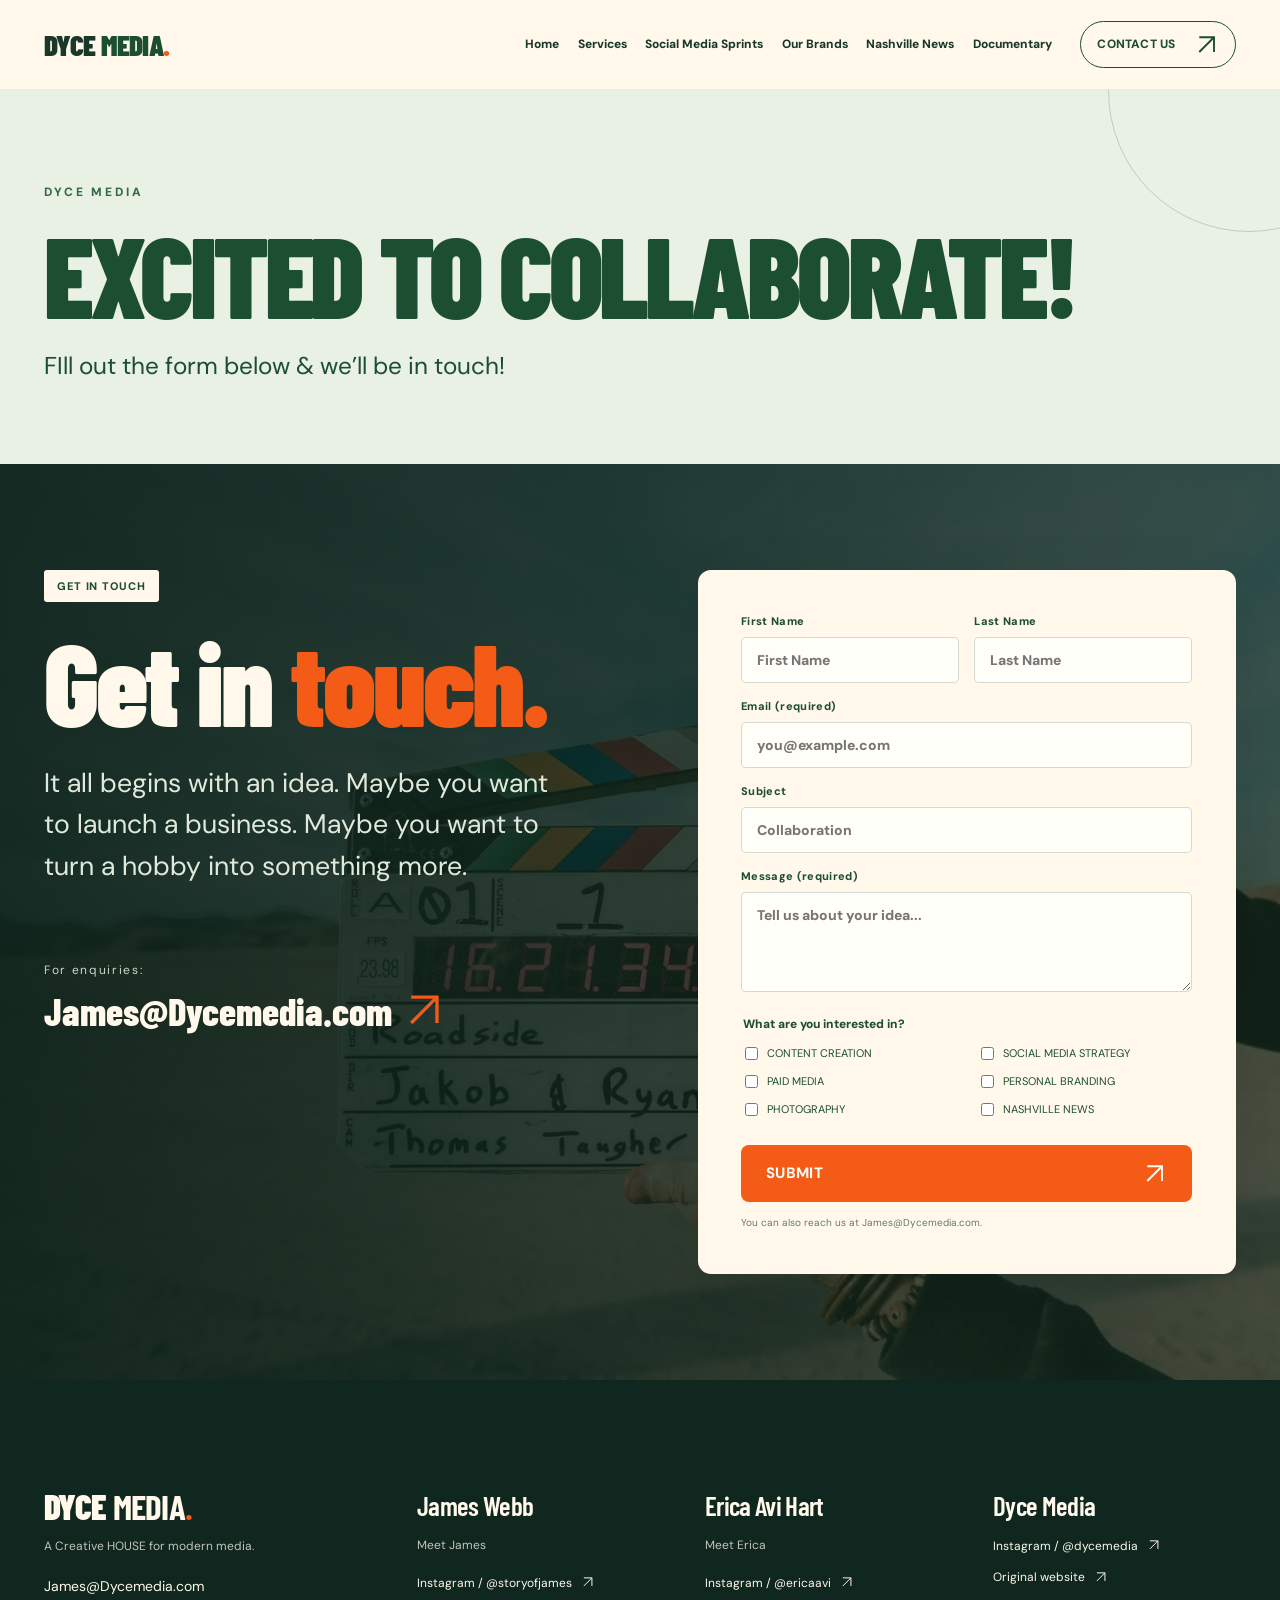
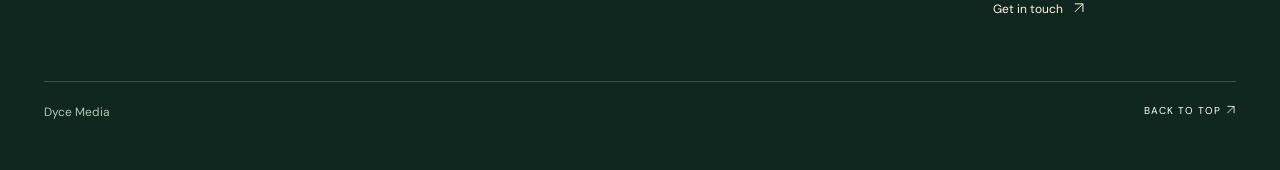
<file: contact.html>
<!DOCTYPE html>

<html lang="en">
<head>
<meta charset="utf-8">
<meta content="width=device-width, initial-scale=1" name="viewport">
<meta content="#153d2c" name="theme-color">
<meta content="Dyce Media — A Creative HOUSE for modern media. For Journalist, Creators, & Founders." name="description">
<meta content="Dyce Media — A Creative HOUSE for modern media" property="og:title">
<meta content="For Journalist, Creators, & Founders" property="og:description">
<title>Contact | Dyce Media</title>
<link href="https://fonts.googleapis.com" rel="preconnect">
<link crossorigin="" href="https://fonts.gstatic.com" rel="preconnect">
<link href="https://fonts.googleapis.com/css2?family=Barlow+Condensed:wght@500;600;700;800;900&family=DM+Sans:wght@400;500;600;700;800&display=swap" rel="stylesheet">
<link href="styles.css" rel="stylesheet">
<link rel="stylesheet" href="revision.css"><script type="module" src="assets/scenes.js"></script><link rel="stylesheet" href="night.css"></head>
<body>
<a class="skip-link" href="#main">Skip to content</a>
<div aria-hidden="true" class="top-progress" id="scrollProgress"></div>
<header class="site-header" id="siteHeader">
<a aria-label="Dyce Media home" class="wordmark" href="index.html">DYCE <strong>MEDIA<span>.</span></strong></a>
<button aria-controls="primaryNav" aria-expanded="false" aria-label="Toggle navigation" class="menu-toggle" id="menuToggle" type="button"><span></span><span></span></button>
<nav aria-label="Primary navigation" class="nav" id="primaryNav">
<a class="nav-link" href="index.html">Home</a>
<a class="nav-link" href="services.html">Services</a>
<a class="nav-link" href="social-media-sprints.html">Social Media Sprints</a>
<a class="nav-link" href="our-brands.html">Our Brands</a>
<a class="nav-link" href="nashville-news.html">Nashville News</a><a class="nav-link" href="documentary.html">Documentary</a>
<a class="btn btn-small btn-outline nav-cta" href="contact.html">CONTACT US <span aria-hidden="true"><span class="icon-text"><svg class="ui-icon" aria-hidden="true" viewBox="0 0 24 24" fill="none" stroke="currentColor" stroke-width="1.8"><path d="M5 19 19 5M5 5h14v14" /></svg></span></span></a>
</nav>
</header>
<main class="page-main contact-page" id="main"><section class="page-opening contact-opening"><div class="container"><span class="page-kicker">DYCE MEDIA</span><h1>Excited to Collaborate!</h1><p>FIll out the form below &amp; we’ll be in touch!</p></div></section><section aria-labelledby="contactTitle" class="contact-section section-pad" id="contact">
<div class="container contact-grid">
<div class="contact-copy reveal"><span class="tag tag-light">GET IN TOUCH</span><h2 id="contactTitle">Get in <em>touch.</em></h2><p>It all begins with an idea. Maybe you want to launch a business. Maybe you want to turn a hobby into something more.</p><div class="contact-email"><span>For enquiries:</span><a href="mailto:James@Dycemedia.com">James@Dycemedia.com <span aria-hidden="true"><span class="icon-text"><svg class="ui-icon" aria-hidden="true" viewBox="0 0 24 24" fill="none" stroke="currentColor" stroke-width="1.8"><path d="M5 19 19 5M5 5h14v14" /></svg></span></span></a></div></div>
<form action="/thanks.html" class="contact-form reveal" data-netlify="true" id="contactForm" method="POST" name="dyce-contact" netlify-honeypot="bot-field">
<input name="form-name" type="hidden" value="dyce-contact">
<p class="hidden"><label>Don't fill this out: <input name="bot-field"></label></p>
<div class="field-row"><label>First Name<input autocomplete="given-name" name="first-name" placeholder="First Name" required></label><label>Last Name<input autocomplete="family-name" name="last-name" placeholder="Last Name"></label></div>
<label>Email (required)<input autocomplete="email" name="email" placeholder="you@example.com" required type="email"></label>
<label>Subject<input name="subject" placeholder="Collaboration"></label>
<label>Message (required)<textarea name="message" placeholder="Tell us about your idea..." required rows="4"></textarea></label>
<fieldset><legend>What are you interested in?</legend><label><input name="interest" type="checkbox" value="CONTENT CREATION"> CONTENT CREATION</label><label><input name="interest" type="checkbox" value="SOCIAL MEDIA STRATEGY"> SOCIAL MEDIA STRATEGY</label><label><input name="interest" type="checkbox" value="PAID MEDIA"> PAID MEDIA</label><label><input name="interest" type="checkbox" value="PERSONAL BRANDING"> PERSONAL BRANDING</label><label><input name="interest" type="checkbox" value="PHOTOGRAPHY"> PHOTOGRAPHY</label><label><input name="interest" type="checkbox" value="NASHVILLE NEWS"> NASHVILLE NEWS</label></fieldset>
<button class="btn btn-orange form-submit" type="submit">SUBMIT <span aria-hidden="true"><span class="icon-text"><svg class="ui-icon" aria-hidden="true" viewBox="0 0 24 24" fill="none" stroke="currentColor" stroke-width="1.8"><path d="M5 19 19 5M5 5h14v14" /></svg></span></span></button>
<p class="form-disclaimer" id="formNotice">You can also reach us at James@Dycemedia.com.</p>
</form>
</div>
</section></main>
<footer class="site-footer"><div class="container footer-people"><div class="footer-intro"><a class="footer-wordmark" href="index.html">DYCE <strong>MEDIA<span>.</span></strong></a><p>A Creative HOUSE for modern media.</p><a class="footer-email" href="mailto:James@Dycemedia.com">James@Dycemedia.com</a></div><div><h3>James Webb</h3><p>Meet James</p><a href="https://www.instagram.com/storyofjames/" target="_blank" rel="noopener">Instagram / @storyofjames <svg class="ui-icon" aria-hidden="true" viewBox="0 0 24 24" fill="none" stroke="currentColor" stroke-width="1.7"><path d="M5 19 19 5M5 5h14v14" /></svg></a></div><div><h3>Erica Avi Hart</h3><p>Meet Erica</p><a href="https://www.instagram.com/ericaavi/" target="_blank" rel="noopener">Instagram / @ericaavi <svg class="ui-icon" aria-hidden="true" viewBox="0 0 24 24" fill="none" stroke="currentColor" stroke-width="1.7"><path d="M5 19 19 5M5 5h14v14" /></svg></a></div><div><h3>Dyce Media</h3><a href="https://www.instagram.com/dycemedia/" target="_blank" rel="noopener">Instagram / @dycemedia <svg class="ui-icon" aria-hidden="true" viewBox="0 0 24 24" fill="none" stroke="currentColor" stroke-width="1.7"><path d="M5 19 19 5M5 5h14v14" /></svg></a><a href="https://www.dycemedia.com/" target="_blank" rel="noopener">Original website <svg class="ui-icon" aria-hidden="true" viewBox="0 0 24 24" fill="none" stroke="currentColor" stroke-width="1.7"><path d="M5 19 19 5M5 5h14v14" /></svg></a><a href="contact.html">Get in touch <svg class="ui-icon" aria-hidden="true" viewBox="0 0 24 24" fill="none" stroke="currentColor" stroke-width="1.7"><path d="M5 19 19 5M5 5h14v14" /></svg></a></div></div><div class="container footer-bottom"><span>Dyce Media</span><a href="#main">BACK TO TOP <svg class="ui-icon" aria-hidden="true" viewBox="0 0 24 24" fill="none" stroke="currentColor" stroke-width="1.7"><path d="M5 19 19 5M5 5h14v14" /></svg></a></div></footer>
<dialog aria-label="Watch video" class="video-modal" id="videoModal"><button aria-label="Close video" class="video-close" id="videoClose" type="button"><span class="icon-text"><svg class="ui-icon" aria-hidden="true" viewBox="0 0 24 24" fill="none" stroke="currentColor" stroke-width="1.8"><path d="m6 6 12 12M6 18 18 6" /></svg></span></button><div class="video-frame" id="videoFrame"></div><div class="video-actions"><a href="#" id="videoYoutube" rel="noopener" target="_blank"><span class="icon-text">OPEN ON YOUTUBE <svg class="ui-icon" aria-hidden="true" viewBox="0 0 24 24" fill="none" stroke="currentColor" stroke-width="1.8"><path d="M5 19 19 5M5 5h14v14" /></svg></span></a></div></dialog>
<script defer src="script.js"></script>
</body>
</html>
</file>
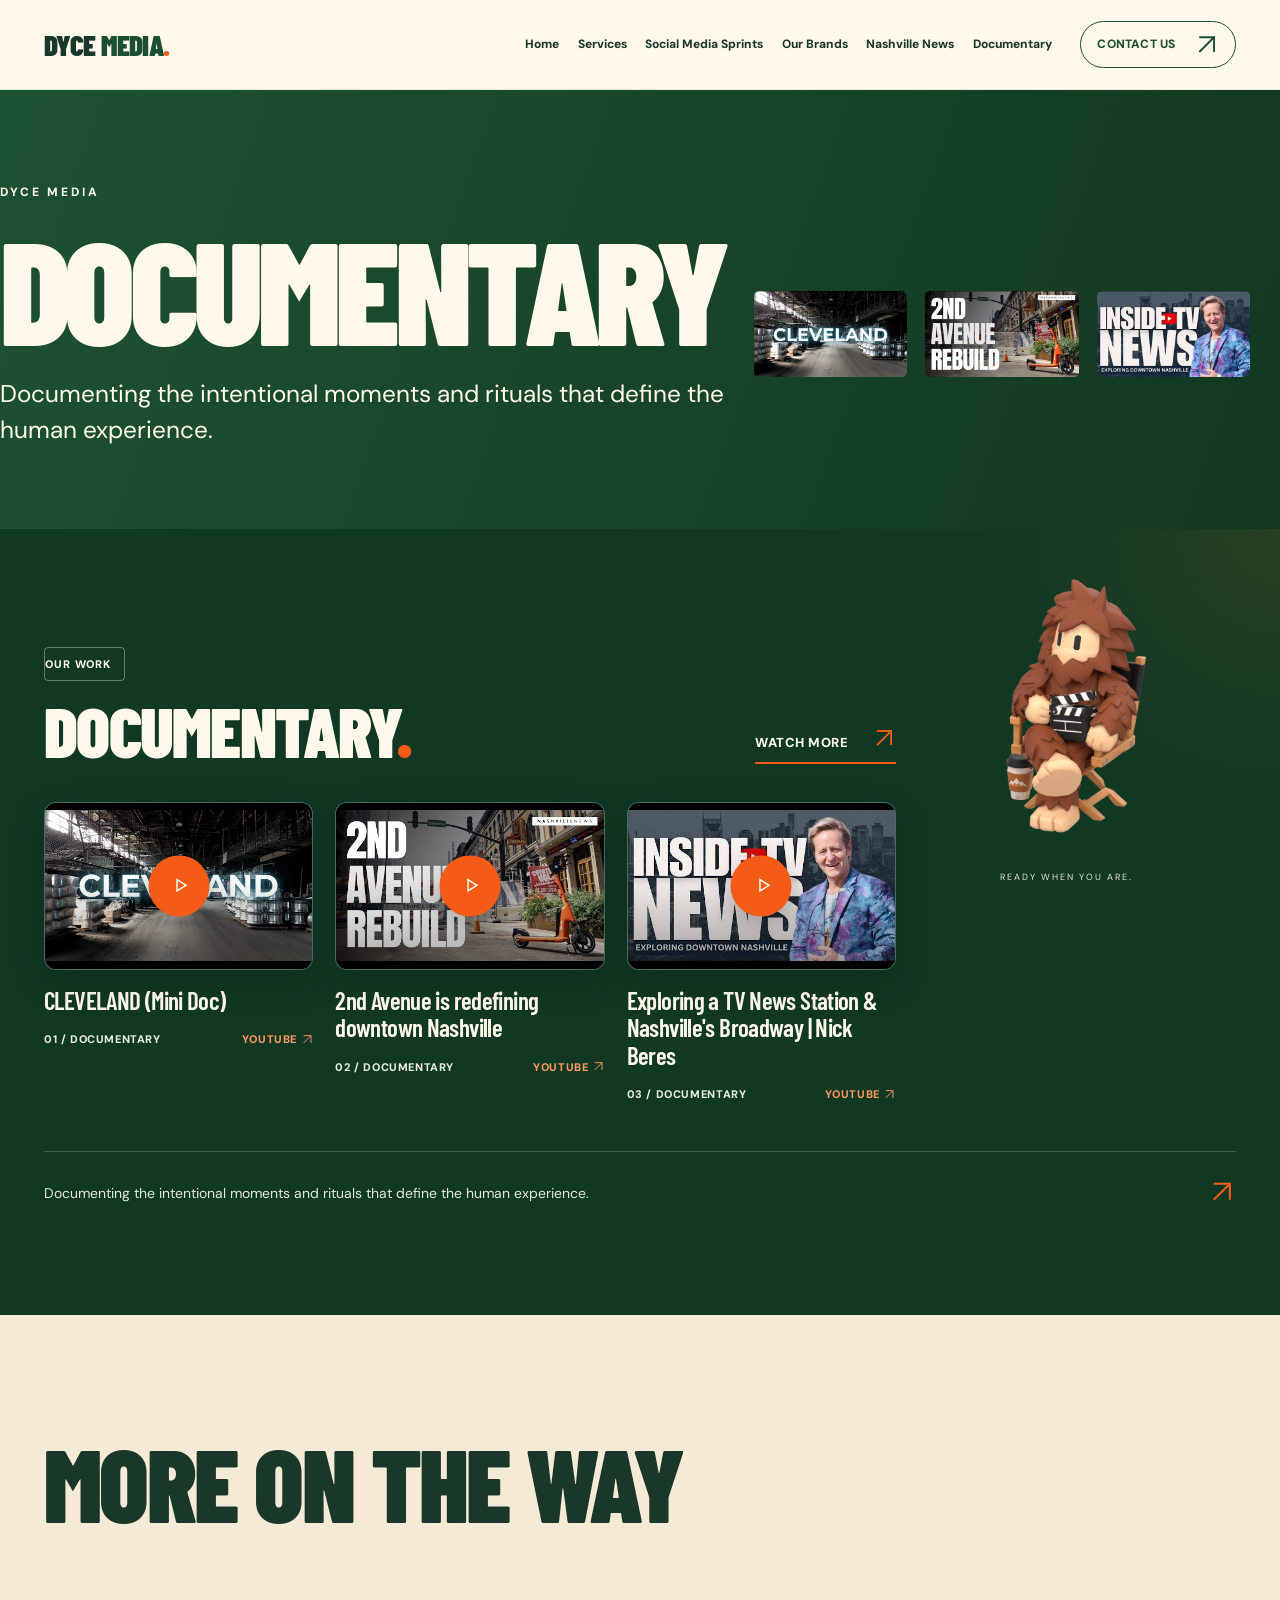
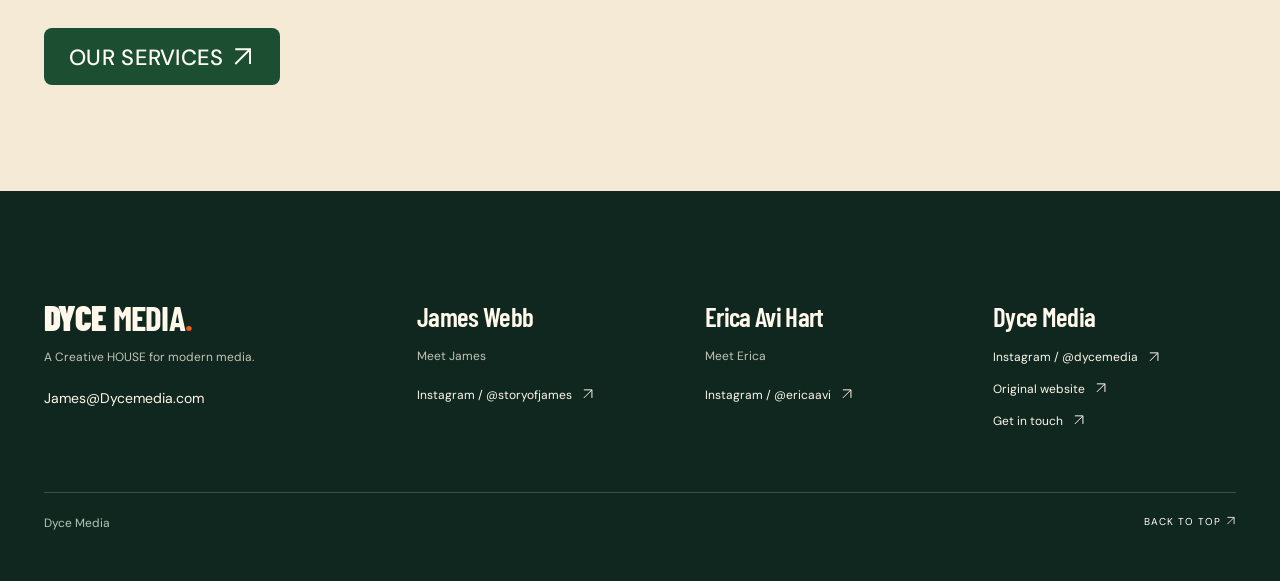
<file: documentary.html>
<!DOCTYPE html>

<html lang="en">
<head>
<meta charset="utf-8">
<meta content="width=device-width, initial-scale=1" name="viewport">
<meta content="#153d2c" name="theme-color">
<meta content="Dyce Media — A Creative HOUSE for modern media. For Journalist, Creators, & Founders." name="description">
<meta content="Dyce Media — A Creative HOUSE for modern media" property="og:title">
<meta content="For Journalist, Creators, & Founders" property="og:description">
<title>Documentary | Dyce Media</title>
<link href="https://fonts.googleapis.com" rel="preconnect">
<link crossorigin="" href="https://fonts.gstatic.com" rel="preconnect">
<link href="https://fonts.googleapis.com/css2?family=Barlow+Condensed:wght@500;600;700;800;900&family=DM+Sans:wght@400;500;600;700;800&display=swap" rel="stylesheet">
<link href="styles.css" rel="stylesheet">
<link rel="stylesheet" href="revision.css"><script type="module" src="assets/scenes.js"></script><link rel="stylesheet" href="night.css"></head>
<body>
<a class="skip-link" href="#main">Skip to content</a>
<div aria-hidden="true" class="top-progress" id="scrollProgress"></div>
<header class="site-header" id="siteHeader">
<a aria-label="Dyce Media home" class="wordmark" href="index.html">DYCE <strong>MEDIA<span>.</span></strong></a>
<button aria-controls="primaryNav" aria-expanded="false" aria-label="Toggle navigation" class="menu-toggle" id="menuToggle" type="button"><span></span><span></span></button>
<nav aria-label="Primary navigation" class="nav" id="primaryNav">
<a class="nav-link" href="index.html">Home</a>
<a class="nav-link" href="services.html">Services</a>
<a class="nav-link" href="social-media-sprints.html">Social Media Sprints</a>
<a class="nav-link" href="our-brands.html">Our Brands</a>
<a class="nav-link" href="nashville-news.html">Nashville News</a><a class="nav-link" href="documentary.html">Documentary</a>
<a class="btn btn-small btn-outline nav-cta" href="contact.html">CONTACT US <span aria-hidden="true"><span class="icon-text"><svg class="ui-icon" aria-hidden="true" viewBox="0 0 24 24" fill="none" stroke="currentColor" stroke-width="1.8"><path d="M5 19 19 5M5 5h14v14" /></svg></span></span></a>
</nav>
</header>
<main class="page-main documentary-page" id="main"><section class="page-opening documentary-opening"><div class="container"><span class="page-kicker">DYCE MEDIA</span><h1>Documentary</h1><p>Documenting the intentional moments and rituals that define the human experience.</p></div><div class="documentary-strip"><img src="assets/video-kNHz2GjLKUQ.webp" alt="CLEVELAND (Mini Doc)"><img src="assets/video-O8P02FjqJ_0.webp" alt="2nd Avenue is redefining downtown Nashville"><img src="assets/video-n7L9a1vY2cc.webp" alt="Exploring a TV News Station & Nashville's Broadway | Nick Beres"></div></section><section aria-labelledby="filmTitle" class="film-section section-pad" id="work">
<div class="container"><div class="director-scene"><img class="supplied-model-render director-render" src="assets/director-render.png" alt="Original supplied Sasquatch model seated in a director’s chair" width="900" height="900" loading="lazy"><span>READY WHEN YOU ARE.</span></div>
<div class="section-heading on-dark reveal">
<div><span class="tag tag-lined">OUR WORK</span><h2 id="filmTitle">DOCUMENTARY<span class="orange-dot">.</span></h2></div>
<a class="arrow-link light" href="documentary.html">WATCH MORE <span aria-hidden="true"><span class="icon-text"><svg class="ui-icon" aria-hidden="true" viewBox="0 0 24 24" fill="none" stroke="currentColor" stroke-width="1.8"><path d="M5 19 19 5M5 5h14v14" /></svg></span></span></a>
</div>
<div class="film-grid">
<article class="film-card reveal">
<button aria-label="Play CLEVELAND (Mini Doc)" class="video-trigger" data-title="CLEVELAND (Mini Doc)" data-video="kNHz2GjLKUQ" type="button">
<img alt="CLEVELAND (Mini Doc)" loading="lazy" src="assets/video-kNHz2GjLKUQ.webp">
<span aria-hidden="true" class="film-play"><span class="icon-text"><svg class="ui-icon" aria-hidden="true" viewBox="0 0 24 24" fill="none" stroke="currentColor" stroke-width="1.8"><path d="m8 5 11 7-11 7Z" /></svg></span></span><span class="film-hover">PLAY FILM <b><span class="icon-text"><svg class="ui-icon" aria-hidden="true" viewBox="0 0 24 24" fill="none" stroke="currentColor" stroke-width="1.8"><path d="M5 19 19 5M5 5h14v14" /></svg></span></b></span>
</button><h3 class="verified-film-title">CLEVELAND (Mini Doc)</h3>
<div class="film-meta"><span class="film-number">01 / DOCUMENTARY</span><a aria-label="Open film 1 on YouTube" href="https://www.youtube.com/watch?v=kNHz2GjLKUQ" rel="noopener" target="_blank"><span class="icon-text">YOUTUBE <svg class="ui-icon" aria-hidden="true" viewBox="0 0 24 24" fill="none" stroke="currentColor" stroke-width="1.8"><path d="M5 19 19 5M5 5h14v14" /></svg></span></a></div>
</article>
<article class="film-card reveal">
<button aria-label="Play 2nd Avenue is redefining downtown Nashville" class="video-trigger" data-title="2nd Avenue is redefining downtown Nashville" data-video="O8P02FjqJ_0" type="button">
<img alt="2nd Avenue is redefining downtown Nashville" loading="lazy" src="assets/video-O8P02FjqJ_0.webp">
<span aria-hidden="true" class="film-play"><span class="icon-text"><svg class="ui-icon" aria-hidden="true" viewBox="0 0 24 24" fill="none" stroke="currentColor" stroke-width="1.8"><path d="m8 5 11 7-11 7Z" /></svg></span></span><span class="film-hover">PLAY FILM <b><span class="icon-text"><svg class="ui-icon" aria-hidden="true" viewBox="0 0 24 24" fill="none" stroke="currentColor" stroke-width="1.8"><path d="M5 19 19 5M5 5h14v14" /></svg></span></b></span>
</button><h3 class="verified-film-title">2nd Avenue is redefining downtown Nashville</h3>
<div class="film-meta"><span class="film-number">02 / DOCUMENTARY</span><a aria-label="Open film 2 on YouTube" href="https://www.youtube.com/watch?v=O8P02FjqJ_0" rel="noopener" target="_blank"><span class="icon-text">YOUTUBE <svg class="ui-icon" aria-hidden="true" viewBox="0 0 24 24" fill="none" stroke="currentColor" stroke-width="1.8"><path d="M5 19 19 5M5 5h14v14" /></svg></span></a></div>
</article>
<article class="film-card reveal">
<button aria-label="Play Exploring a TV News Station & Nashville's Broadway | Nick Beres" class="video-trigger" data-title="Exploring a TV News Station & Nashville's Broadway | Nick Beres" data-video="n7L9a1vY2cc" type="button">
<img alt="Exploring a TV News Station & Nashville's Broadway | Nick Beres" loading="lazy" src="assets/video-n7L9a1vY2cc.webp">
<span aria-hidden="true" class="film-play"><span class="icon-text"><svg class="ui-icon" aria-hidden="true" viewBox="0 0 24 24" fill="none" stroke="currentColor" stroke-width="1.8"><path d="m8 5 11 7-11 7Z" /></svg></span></span><span class="film-hover">PLAY FILM <b><span class="icon-text"><svg class="ui-icon" aria-hidden="true" viewBox="0 0 24 24" fill="none" stroke="currentColor" stroke-width="1.8"><path d="M5 19 19 5M5 5h14v14" /></svg></span></b></span>
</button><h3 class="verified-film-title">Exploring a TV News Station &amp; Nashville's Broadway | Nick Beres</h3>
<div class="film-meta"><span class="film-number">03 / DOCUMENTARY</span><a aria-label="Open film 3 on YouTube" href="https://www.youtube.com/watch?v=n7L9a1vY2cc" rel="noopener" target="_blank"><span class="icon-text">YOUTUBE <svg class="ui-icon" aria-hidden="true" viewBox="0 0 24 24" fill="none" stroke="currentColor" stroke-width="1.8"><path d="M5 19 19 5M5 5h14v14" /></svg></span></a></div>
</article>
</div>
<a class="film-bottom-link" href="services.html">Documenting the intentional moments and rituals that define the human experience. <span aria-hidden="true"><span class="icon-text"><svg class="ui-icon" aria-hidden="true" viewBox="0 0 24 24" fill="none" stroke="currentColor" stroke-width="1.8"><path d="M5 19 19 5M5 5h14v14" /></svg></span></span></a>
</div>
</section>
<section class="section-pad more-docs"><div class="container"><h2>More on The way</h2><a class="btn btn-dark" href="services.html"><span class="icon-text">OUR SERVICES <svg class="ui-icon" aria-hidden="true" viewBox="0 0 24 24" fill="none" stroke="currentColor" stroke-width="1.8"><path d="M5 19 19 5M5 5h14v14" /></svg></span></a></div></section></main>
<footer class="site-footer"><div class="container footer-people"><div class="footer-intro"><a class="footer-wordmark" href="index.html">DYCE <strong>MEDIA<span>.</span></strong></a><p>A Creative HOUSE for modern media.</p><a class="footer-email" href="mailto:James@Dycemedia.com">James@Dycemedia.com</a></div><div><h3>James Webb</h3><p>Meet James</p><a href="https://www.instagram.com/storyofjames/" target="_blank" rel="noopener">Instagram / @storyofjames <svg class="ui-icon" aria-hidden="true" viewBox="0 0 24 24" fill="none" stroke="currentColor" stroke-width="1.7"><path d="M5 19 19 5M5 5h14v14" /></svg></a></div><div><h3>Erica Avi Hart</h3><p>Meet Erica</p><a href="https://www.instagram.com/ericaavi/" target="_blank" rel="noopener">Instagram / @ericaavi <svg class="ui-icon" aria-hidden="true" viewBox="0 0 24 24" fill="none" stroke="currentColor" stroke-width="1.7"><path d="M5 19 19 5M5 5h14v14" /></svg></a></div><div><h3>Dyce Media</h3><a href="https://www.instagram.com/dycemedia/" target="_blank" rel="noopener">Instagram / @dycemedia <svg class="ui-icon" aria-hidden="true" viewBox="0 0 24 24" fill="none" stroke="currentColor" stroke-width="1.7"><path d="M5 19 19 5M5 5h14v14" /></svg></a><a href="https://www.dycemedia.com/" target="_blank" rel="noopener">Original website <svg class="ui-icon" aria-hidden="true" viewBox="0 0 24 24" fill="none" stroke="currentColor" stroke-width="1.7"><path d="M5 19 19 5M5 5h14v14" /></svg></a><a href="contact.html">Get in touch <svg class="ui-icon" aria-hidden="true" viewBox="0 0 24 24" fill="none" stroke="currentColor" stroke-width="1.7"><path d="M5 19 19 5M5 5h14v14" /></svg></a></div></div><div class="container footer-bottom"><span>Dyce Media</span><a href="#main">BACK TO TOP <svg class="ui-icon" aria-hidden="true" viewBox="0 0 24 24" fill="none" stroke="currentColor" stroke-width="1.7"><path d="M5 19 19 5M5 5h14v14" /></svg></a></div></footer>
<dialog aria-label="Watch video" class="video-modal" id="videoModal"><button aria-label="Close video" class="video-close" id="videoClose" type="button"><span class="icon-text"><svg class="ui-icon" aria-hidden="true" viewBox="0 0 24 24" fill="none" stroke="currentColor" stroke-width="1.8"><path d="m6 6 12 12M6 18 18 6" /></svg></span></button><div class="video-frame" id="videoFrame"></div><div class="video-actions"><a href="#" id="videoYoutube" rel="noopener" target="_blank"><span class="icon-text">OPEN ON YOUTUBE <svg class="ui-icon" aria-hidden="true" viewBox="0 0 24 24" fill="none" stroke="currentColor" stroke-width="1.8"><path d="M5 19 19 5M5 5h14v14" /></svg></span></a></div></dialog>
<script defer src="script.js"></script>
</body>
</html>
</file>
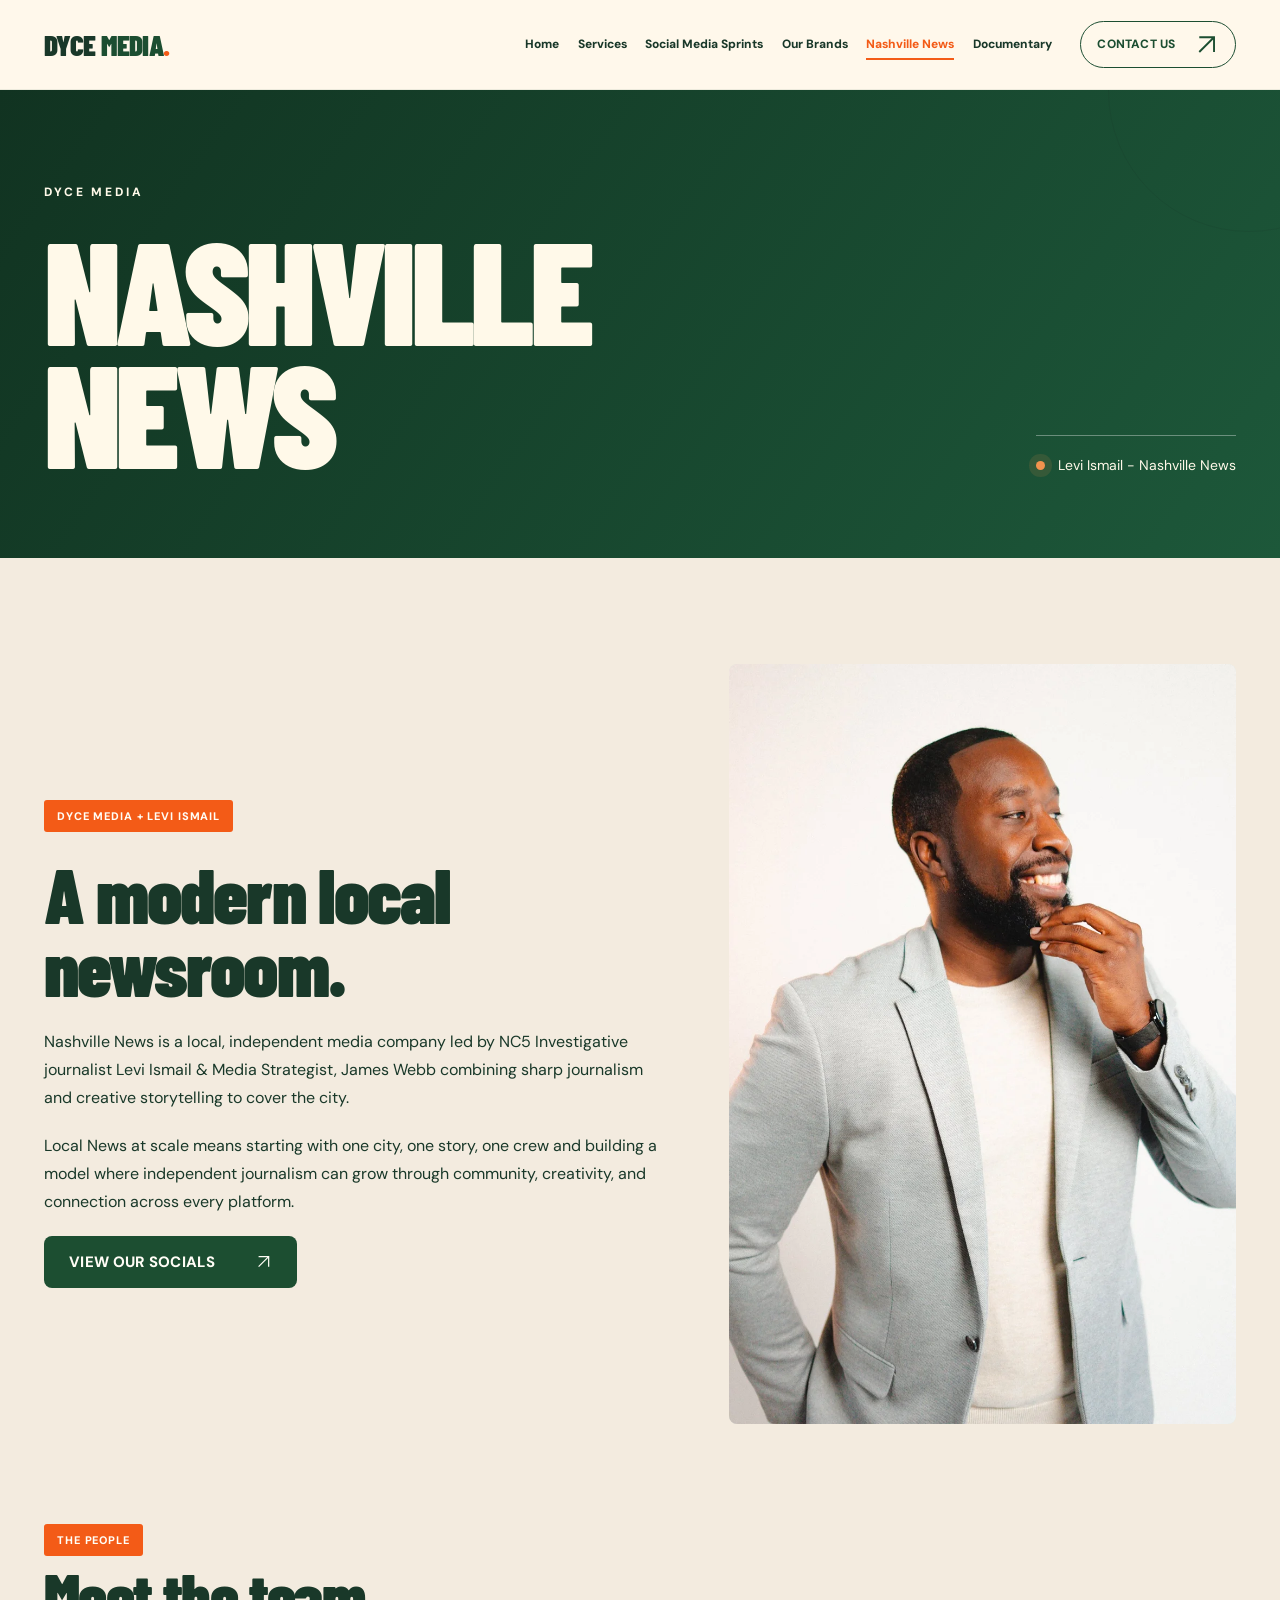
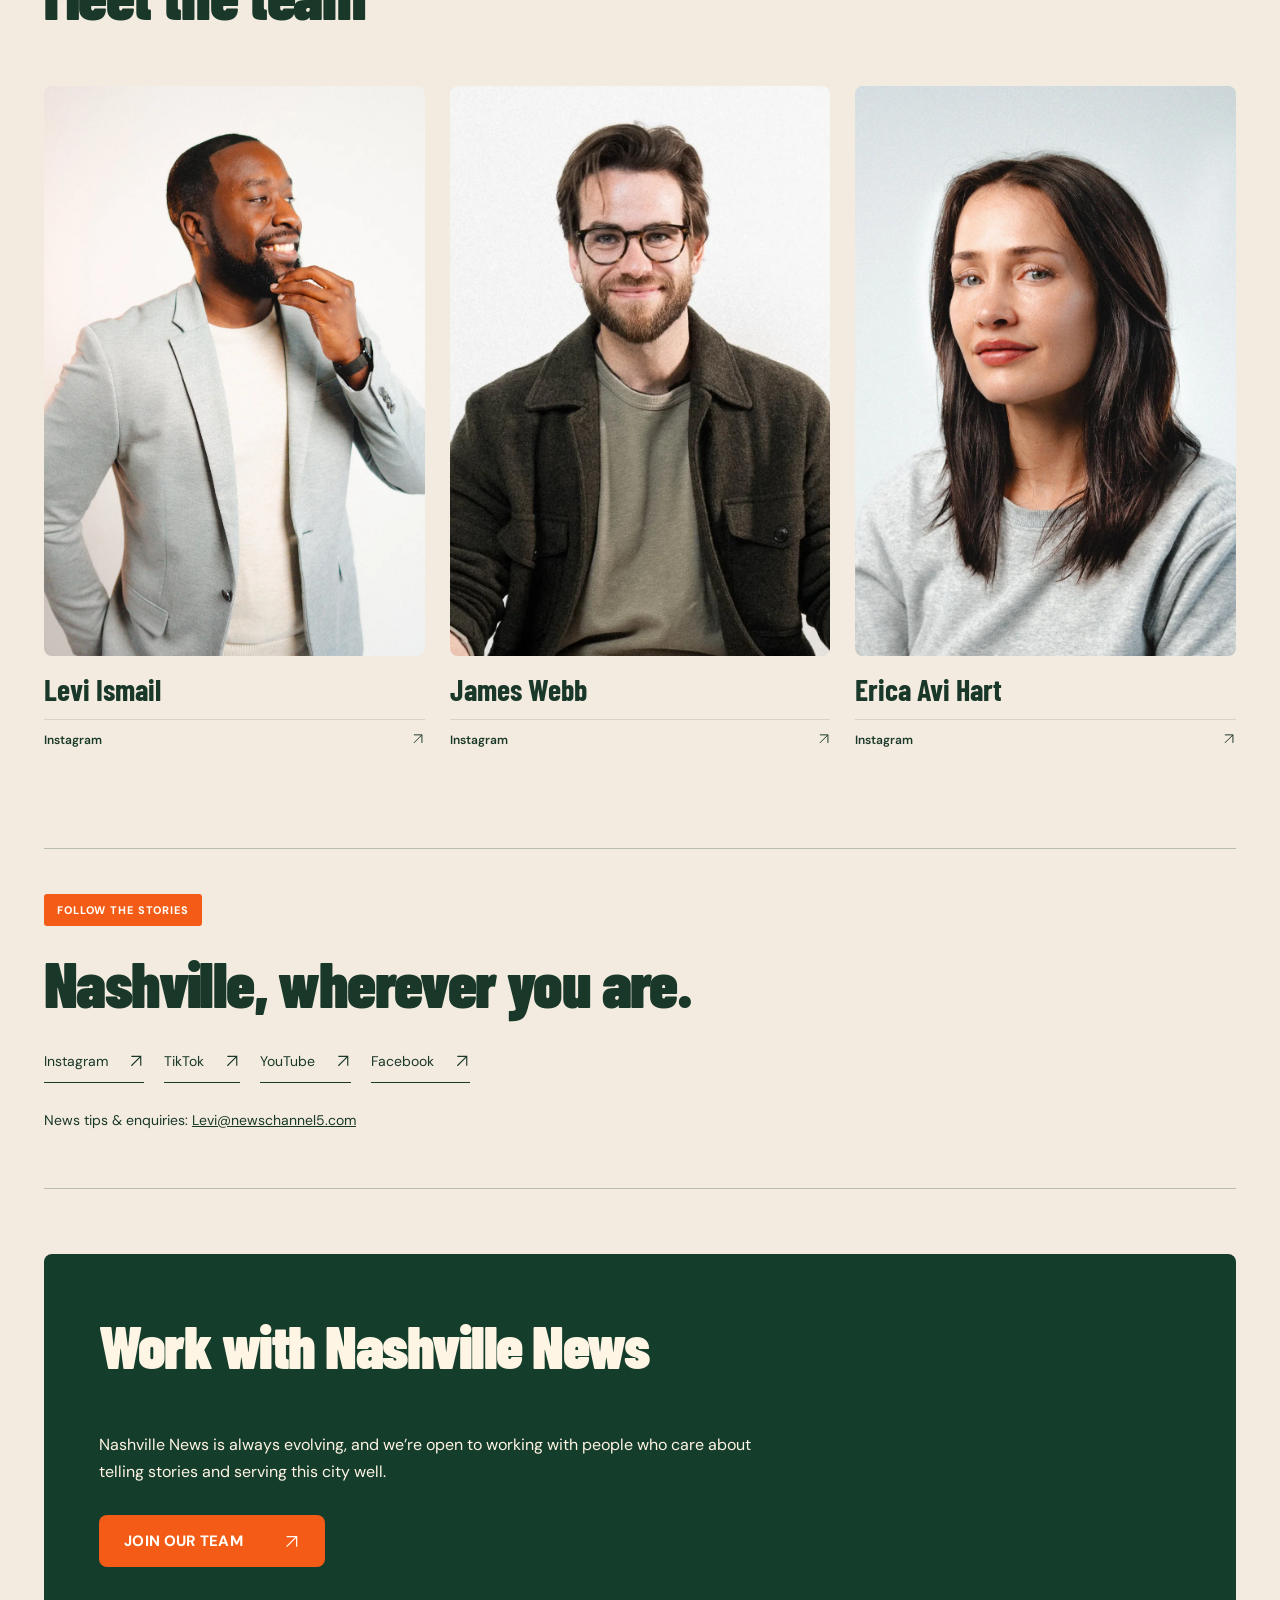
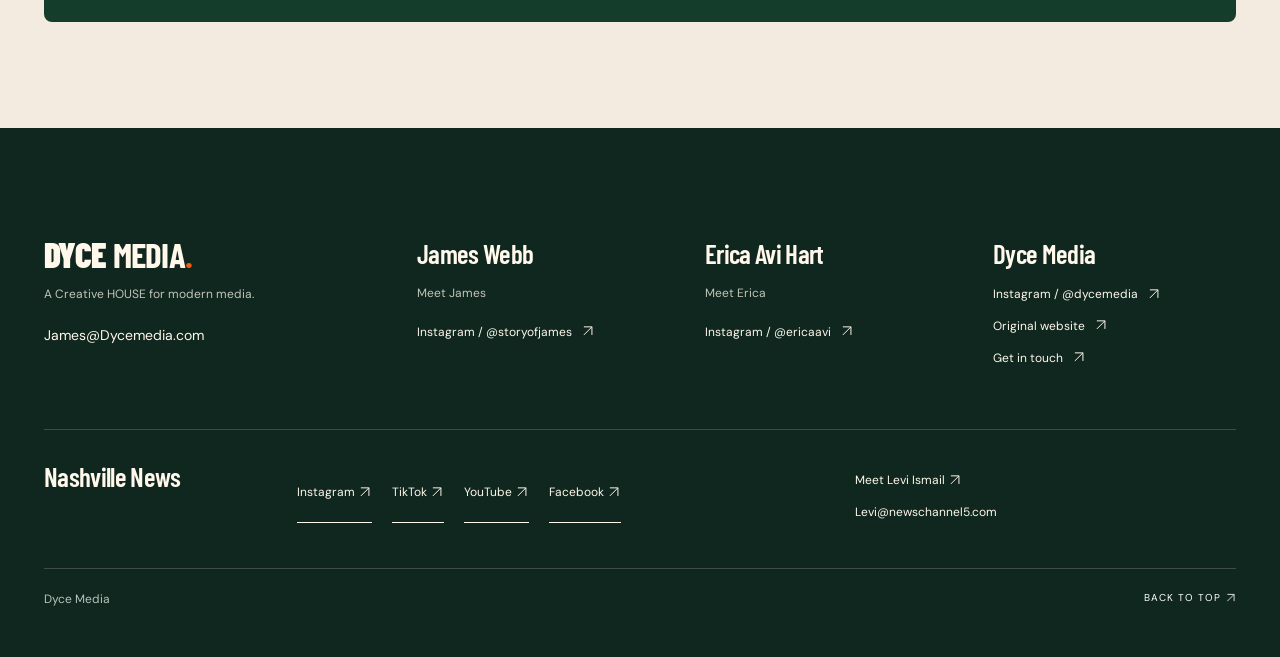
<file: nashville-news.html>
<!DOCTYPE html>

<html lang="en">
<head>
<meta charset="utf-8">
<meta content="width=device-width, initial-scale=1" name="viewport">
<meta content="#153d2c" name="theme-color">
<meta content="Dyce Media — A Creative HOUSE for modern media. For Journalist, Creators, & Founders." name="description">
<meta content="Dyce Media — A Creative HOUSE for modern media" property="og:title">
<meta content="For Journalist, Creators, & Founders" property="og:description">
<title>Nashville News | Dyce Media</title>
<link href="https://fonts.googleapis.com" rel="preconnect">
<link crossorigin="" href="https://fonts.gstatic.com" rel="preconnect">
<link href="https://fonts.googleapis.com/css2?family=Barlow+Condensed:wght@500;600;700;800;900&family=DM+Sans:wght@400;500;600;700;800&display=swap" rel="stylesheet">
<link href="styles.css" rel="stylesheet">
<link rel="stylesheet" href="revision.css"><script type="module" src="assets/scenes.js"></script><link rel="stylesheet" href="night.css"></head>
<body>
<a class="skip-link" href="#main">Skip to content</a>
<div aria-hidden="true" class="top-progress" id="scrollProgress"></div>
<header class="site-header" id="siteHeader">
<a aria-label="Dyce Media home" class="wordmark" href="index.html">DYCE <strong>MEDIA<span>.</span></strong></a>
<button aria-controls="primaryNav" aria-expanded="false" aria-label="Toggle navigation" class="menu-toggle" id="menuToggle" type="button"><span></span><span></span></button>
<nav aria-label="Primary navigation" class="nav" id="primaryNav">
<a class="nav-link" href="index.html">Home</a>
<a class="nav-link" href="services.html">Services</a>
<a class="nav-link" href="social-media-sprints.html">Social Media Sprints</a>
<a class="nav-link" href="our-brands.html">Our Brands</a>
<a class="nav-link is-active" href="nashville-news.html">Nashville News</a><a class="nav-link" href="documentary.html">Documentary</a>
<a class="btn btn-small btn-outline nav-cta" href="contact.html">CONTACT US <span aria-hidden="true"><span class="icon-text"><svg class="ui-icon" aria-hidden="true" viewBox="0 0 24 24" fill="none" stroke="currentColor" stroke-width="1.8"><path d="M5 19 19 5M5 5h14v14" /></svg></span></span></a>
</nav>
</header>
<main class="page-main news-page" id="main"><section class="page-opening news-opening"><div class="container news-header-layout"><div><span class="page-kicker">DYCE MEDIA</span><h1>NASHVILLE<br>NEWS</h1></div><div class="news-rule"><span aria-hidden="true" class="news-live-dot"></span><span>Levi Ismail - Nashville News</span></div></div></section>
<section class="section-pad news-showcase"><div class="container"><div class="news-editorial"><div><span class="tag tag-orange">DYCE MEDIA + LEVI ISMAIL</span><h2>A modern local newsroom.</h2><p>Nashville News is a local, independent media company led by NC5 Investigative journalist Levi Ismail &amp; Media Strategist, James Webb combining sharp journalism and creative storytelling to cover the city.</p><p>Local News at scale means starting with one city, one story, one crew and building a model where independent journalism can grow through community, creativity, and connection across every platform.</p><a class="btn btn-dark" href="https://bio.site/nashvillenews" target="_blank" rel="noopener">VIEW OUR SOCIALS <svg class="ui-icon" aria-hidden="true" viewBox="0 0 24 24" fill="none" stroke="currentColor" stroke-width="1.7"><path d="M5 19 19 5M5 5h14v14" /></svg></a></div><img src="assets/journalism-0.webp" alt="Levi Ismail" loading="lazy"></div><div class="team-heading"><span class="tag tag-orange">THE PEOPLE</span><h2>Meet the team</h2></div><div class="team-grid"><figure><img src="assets/journalism-0.webp" alt="Levi Ismail" loading="lazy"><figcaption><strong>Levi Ismail</strong><a href="https://www.instagram.com/levi.ismail/?hl=en" target="_blank" rel="noopener">Instagram <svg class="ui-icon" aria-hidden="true" viewBox="0 0 24 24" fill="none" stroke="currentColor" stroke-width="1.7"><path d="M5 19 19 5M5 5h14v14" /></svg></a></figcaption></figure><figure><img src="assets/journalism-1.webp" alt="James Webb" loading="lazy"><figcaption><strong>James Webb</strong><a href="https://www.instagram.com/storyofjames/" target="_blank" rel="noopener">Instagram <svg class="ui-icon" aria-hidden="true" viewBox="0 0 24 24" fill="none" stroke="currentColor" stroke-width="1.7"><path d="M5 19 19 5M5 5h14v14" /></svg></a></figcaption></figure><figure><img src="assets/journalism-2.webp" alt="Erica Avi Hart" loading="lazy"><figcaption><strong>Erica Avi Hart</strong><a href="https://www.instagram.com/ericaavi/" target="_blank" rel="noopener">Instagram <svg class="ui-icon" aria-hidden="true" viewBox="0 0 24 24" fill="none" stroke="currentColor" stroke-width="1.7"><path d="M5 19 19 5M5 5h14v14" /></svg></a></figcaption></figure></div><section class="news-social-section"><span class="tag tag-orange">FOLLOW THE STORIES</span><h2>Nashville, wherever you are.</h2><div class="social-link-row"><a href="https://www.instagram.com/nashville.news/" target="_blank" rel="noopener">Instagram <svg class="ui-icon" aria-hidden="true" viewBox="0 0 24 24" fill="none" stroke="currentColor" stroke-width="1.7"><path d="M5 19 19 5M5 5h14v14" /></svg></a><a href="https://www.tiktok.com/@nashvillenews" target="_blank" rel="noopener">TikTok <svg class="ui-icon" aria-hidden="true" viewBox="0 0 24 24" fill="none" stroke="currentColor" stroke-width="1.7"><path d="M5 19 19 5M5 5h14v14" /></svg></a><a href="https://www.youtube.com/@NashvilleNews" target="_blank" rel="noopener">YouTube <svg class="ui-icon" aria-hidden="true" viewBox="0 0 24 24" fill="none" stroke="currentColor" stroke-width="1.7"><path d="M5 19 19 5M5 5h14v14" /></svg></a><a href="https://www.facebook.com/NashvilleNewsCo" target="_blank" rel="noopener">Facebook <svg class="ui-icon" aria-hidden="true" viewBox="0 0 24 24" fill="none" stroke="currentColor" stroke-width="1.7"><path d="M5 19 19 5M5 5h14v14" /></svg></a></div><p>News tips &amp; enquiries: <a href="mailto:Levi@newschannel5.com">Levi@newschannel5.com</a></p></section><div class="join-news"><h2>Work with Nashville News</h2><p>Nashville News is always evolving, and we’re open to working with people who care about telling stories and serving this city well.</p><a class="btn btn-orange" href="https://www.dycemedia.com/contact-nashville-news" target="_blank" rel="noopener">JOIN OUR TEAM <svg class="ui-icon" aria-hidden="true" viewBox="0 0 24 24" fill="none" stroke="currentColor" stroke-width="1.7"><path d="M5 19 19 5M5 5h14v14" /></svg></a></div></div></section></main>
<footer class="site-footer"><div class="container footer-people"><div class="footer-intro"><a class="footer-wordmark" href="index.html">DYCE <strong>MEDIA<span>.</span></strong></a><p>A Creative HOUSE for modern media.</p><a class="footer-email" href="mailto:James@Dycemedia.com">James@Dycemedia.com</a></div><div><h3>James Webb</h3><p>Meet James</p><a href="https://www.instagram.com/storyofjames/" target="_blank" rel="noopener">Instagram / @storyofjames <svg class="ui-icon" aria-hidden="true" viewBox="0 0 24 24" fill="none" stroke="currentColor" stroke-width="1.7"><path d="M5 19 19 5M5 5h14v14" /></svg></a></div><div><h3>Erica Avi Hart</h3><p>Meet Erica</p><a href="https://www.instagram.com/ericaavi/" target="_blank" rel="noopener">Instagram / @ericaavi <svg class="ui-icon" aria-hidden="true" viewBox="0 0 24 24" fill="none" stroke="currentColor" stroke-width="1.7"><path d="M5 19 19 5M5 5h14v14" /></svg></a></div><div><h3>Dyce Media</h3><a href="https://www.instagram.com/dycemedia/" target="_blank" rel="noopener">Instagram / @dycemedia <svg class="ui-icon" aria-hidden="true" viewBox="0 0 24 24" fill="none" stroke="currentColor" stroke-width="1.7"><path d="M5 19 19 5M5 5h14v14" /></svg></a><a href="https://www.dycemedia.com/" target="_blank" rel="noopener">Original website <svg class="ui-icon" aria-hidden="true" viewBox="0 0 24 24" fill="none" stroke="currentColor" stroke-width="1.7"><path d="M5 19 19 5M5 5h14v14" /></svg></a><a href="contact.html">Get in touch <svg class="ui-icon" aria-hidden="true" viewBox="0 0 24 24" fill="none" stroke="currentColor" stroke-width="1.7"><path d="M5 19 19 5M5 5h14v14" /></svg></a></div></div><div class="container footer-news"><h3>Nashville News</h3><div class="social-link-row"><a href="https://www.instagram.com/nashville.news/" target="_blank" rel="noopener">Instagram <svg class="ui-icon" aria-hidden="true" viewBox="0 0 24 24" fill="none" stroke="currentColor" stroke-width="1.7"><path d="M5 19 19 5M5 5h14v14" /></svg></a><a href="https://www.tiktok.com/@nashvillenews" target="_blank" rel="noopener">TikTok <svg class="ui-icon" aria-hidden="true" viewBox="0 0 24 24" fill="none" stroke="currentColor" stroke-width="1.7"><path d="M5 19 19 5M5 5h14v14" /></svg></a><a href="https://www.youtube.com/@NashvilleNews" target="_blank" rel="noopener">YouTube <svg class="ui-icon" aria-hidden="true" viewBox="0 0 24 24" fill="none" stroke="currentColor" stroke-width="1.7"><path d="M5 19 19 5M5 5h14v14" /></svg></a><a href="https://www.facebook.com/NashvilleNewsCo" target="_blank" rel="noopener">Facebook <svg class="ui-icon" aria-hidden="true" viewBox="0 0 24 24" fill="none" stroke="currentColor" stroke-width="1.7"><path d="M5 19 19 5M5 5h14v14" /></svg></a></div><div><a href="https://www.instagram.com/levi.ismail/?hl=en" target="_blank" rel="noopener">Meet Levi Ismail <svg class="ui-icon" aria-hidden="true" viewBox="0 0 24 24" fill="none" stroke="currentColor" stroke-width="1.7"><path d="M5 19 19 5M5 5h14v14" /></svg></a><a href="mailto:Levi@newschannel5.com">Levi@newschannel5.com</a></div></div><div class="container footer-bottom"><span>Dyce Media</span><a href="#main">BACK TO TOP <svg class="ui-icon" aria-hidden="true" viewBox="0 0 24 24" fill="none" stroke="currentColor" stroke-width="1.7"><path d="M5 19 19 5M5 5h14v14" /></svg></a></div></footer>
<dialog aria-label="Watch video" class="video-modal" id="videoModal"><button aria-label="Close video" class="video-close" id="videoClose" type="button"><span class="icon-text"><svg class="ui-icon" aria-hidden="true" viewBox="0 0 24 24" fill="none" stroke="currentColor" stroke-width="1.8"><path d="m6 6 12 12M6 18 18 6" /></svg></span></button><div class="video-frame" id="videoFrame"></div><div class="video-actions"><a href="#" id="videoYoutube" rel="noopener" target="_blank"><span class="icon-text">OPEN ON YOUTUBE <svg class="ui-icon" aria-hidden="true" viewBox="0 0 24 24" fill="none" stroke="currentColor" stroke-width="1.8"><path d="M5 19 19 5M5 5h14v14" /></svg></span></a></div></dialog>
<script defer src="script.js"></script>
</body>
</html>
</file>
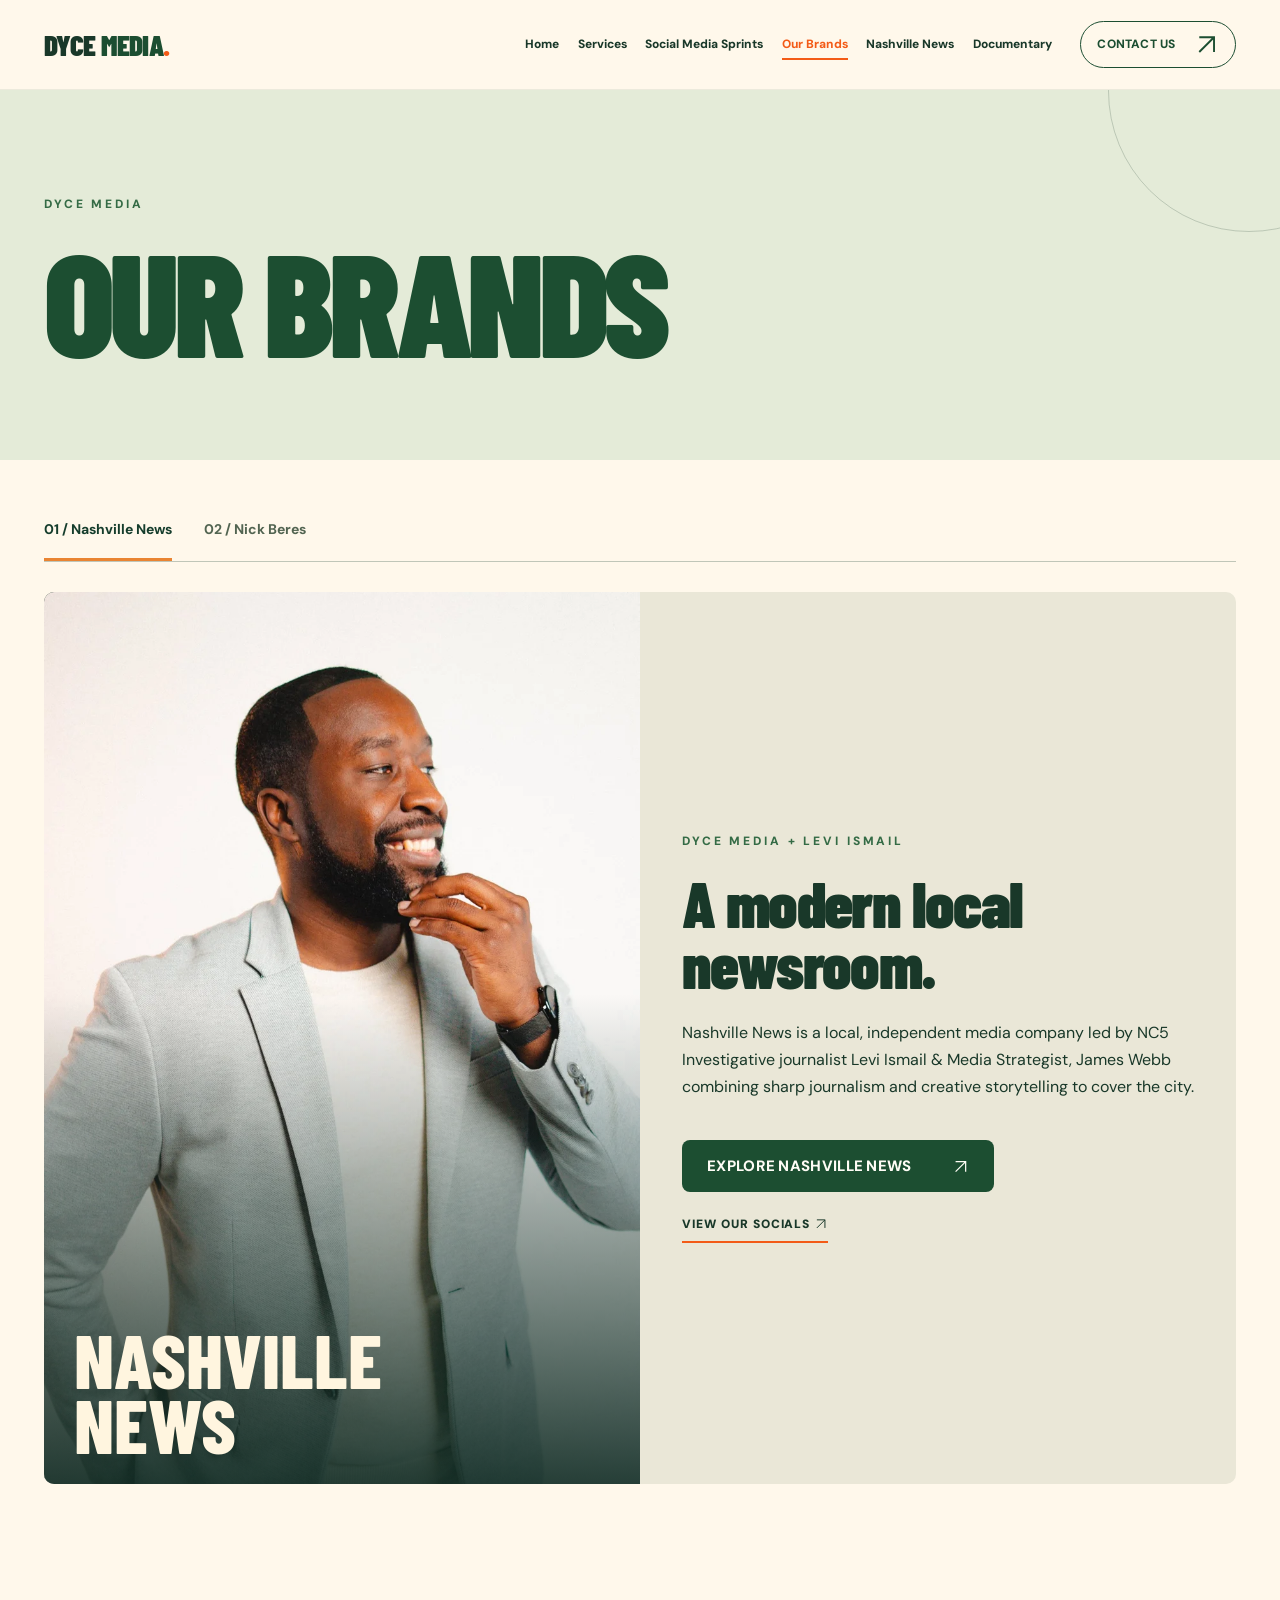
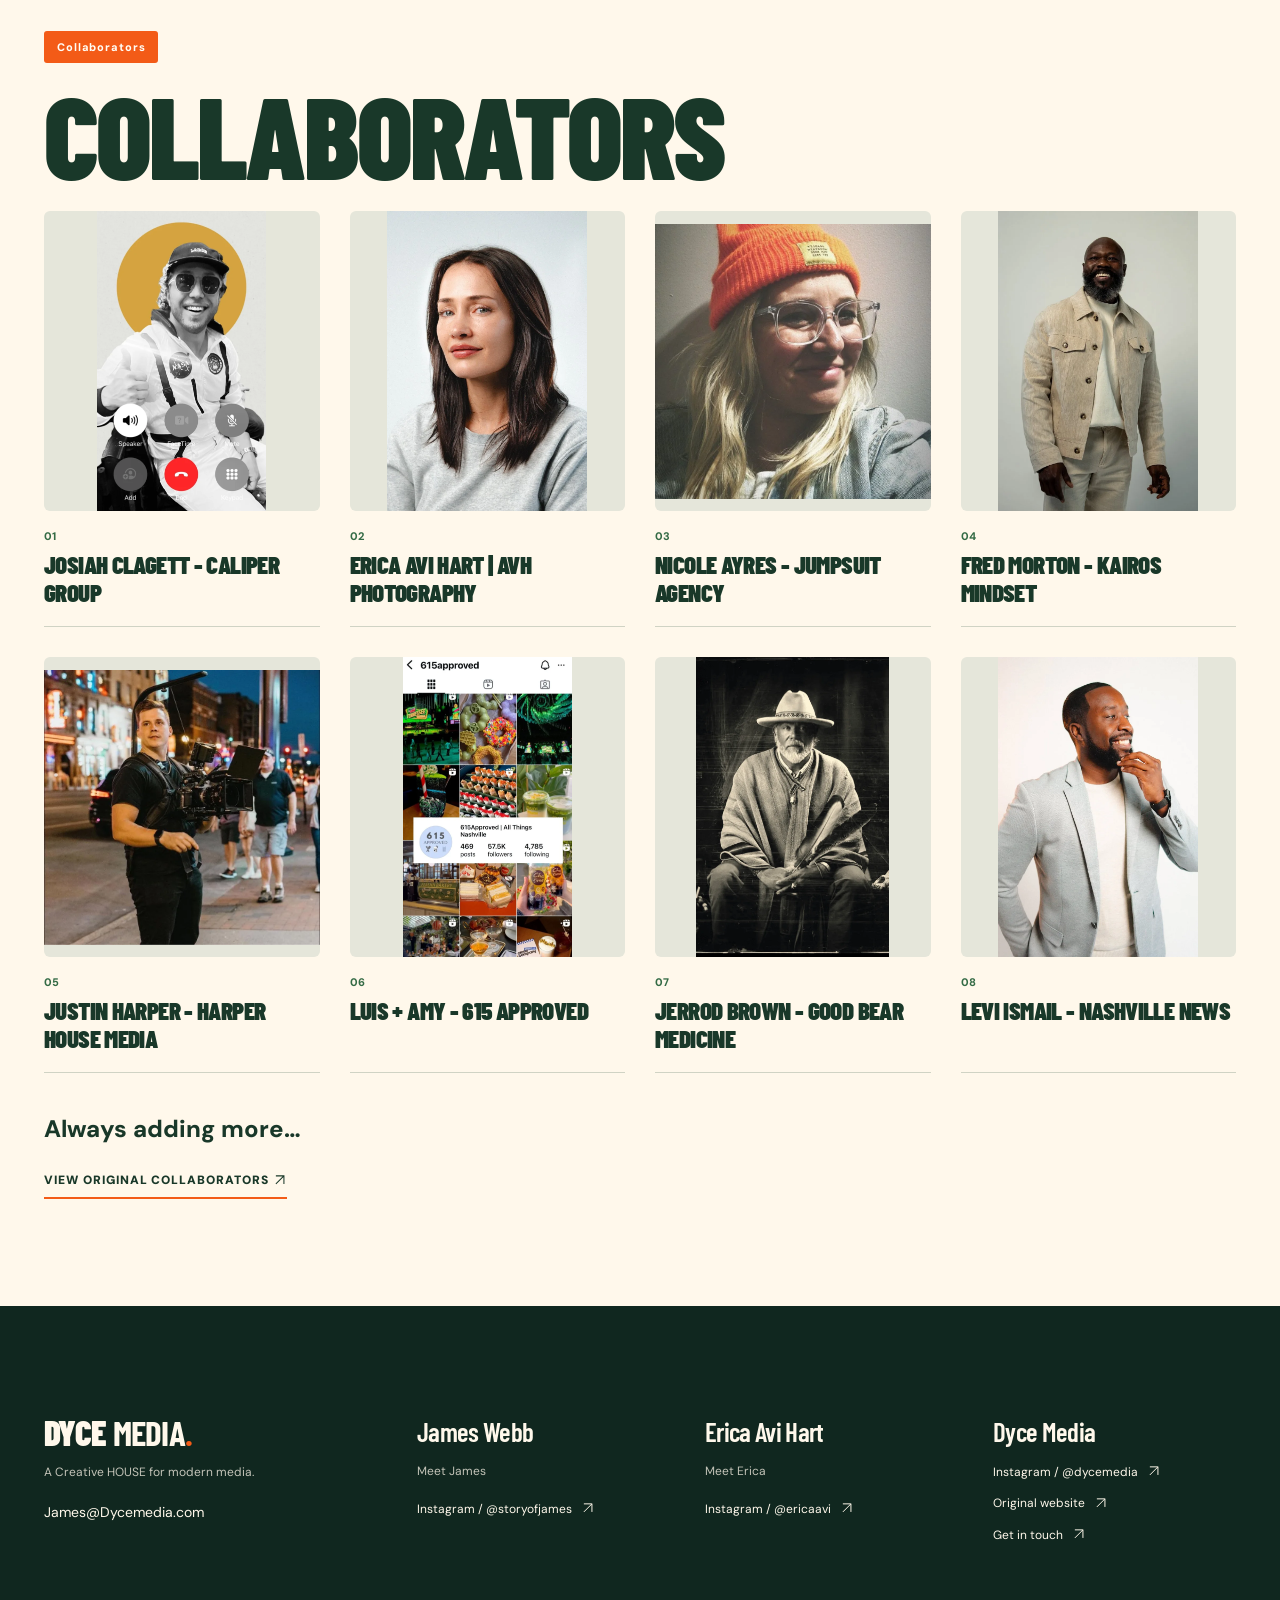
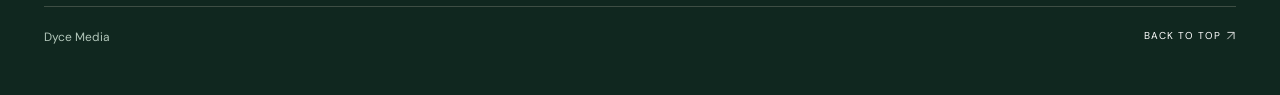
<file: our-brands.html>
<!DOCTYPE html>

<html lang="en">
<head>
<meta charset="utf-8">
<meta content="width=device-width, initial-scale=1" name="viewport">
<meta content="#153d2c" name="theme-color">
<meta content="Dyce Media — A Creative HOUSE for modern media. For Journalist, Creators, & Founders." name="description">
<meta content="Dyce Media — A Creative HOUSE for modern media" property="og:title">
<meta content="For Journalist, Creators, & Founders" property="og:description">
<title>Our Brands | Dyce Media</title>
<link href="https://fonts.googleapis.com" rel="preconnect">
<link crossorigin="" href="https://fonts.gstatic.com" rel="preconnect">
<link href="https://fonts.googleapis.com/css2?family=Barlow+Condensed:wght@500;600;700;800;900&family=DM+Sans:wght@400;500;600;700;800&display=swap" rel="stylesheet">
<link href="styles.css" rel="stylesheet">
<link rel="stylesheet" href="revision.css"><script type="module" src="assets/scenes.js"></script><link rel="stylesheet" href="night.css"></head>
<body>
<a class="skip-link" href="#main">Skip to content</a>
<div aria-hidden="true" class="top-progress" id="scrollProgress"></div>
<header class="site-header" id="siteHeader">
<a aria-label="Dyce Media home" class="wordmark" href="index.html">DYCE <strong>MEDIA<span>.</span></strong></a>
<button aria-controls="primaryNav" aria-expanded="false" aria-label="Toggle navigation" class="menu-toggle" id="menuToggle" type="button"><span></span><span></span></button>
<nav aria-label="Primary navigation" class="nav" id="primaryNav">
<a class="nav-link" href="index.html">Home</a>
<a class="nav-link" href="services.html">Services</a>
<a class="nav-link" href="social-media-sprints.html">Social Media Sprints</a>
<a class="nav-link is-active" href="our-brands.html">Our Brands</a>
<a class="nav-link" href="nashville-news.html">Nashville News</a><a class="nav-link" href="documentary.html">Documentary</a>
<a class="btn btn-small btn-outline nav-cta" href="contact.html">CONTACT US <span aria-hidden="true"><span class="icon-text"><svg class="ui-icon" aria-hidden="true" viewBox="0 0 24 24" fill="none" stroke="currentColor" stroke-width="1.8"><path d="M5 19 19 5M5 5h14v14" /></svg></span></span></a>
</nav>
</header>
<main class="page-main brands-page" id="main"><section class="page-opening brand-opening"><div class="container"><span class="page-kicker">DYCE MEDIA</span><h1>OUR BRANDS</h1></div></section><section class="brand-world container"><div class="brand-tabs" role="tablist" aria-label="Our brands"><button id="tab-news" role="tab" aria-controls="panel-news" aria-selected="true">01 / Nashville News</button><button id="tab-nick" role="tab" aria-controls="panel-nick" aria-selected="false" tabindex="-1">02 / Nick Beres</button></div><article id="panel-news" class="brand-panel" role="tabpanel" aria-labelledby="tab-news"><div class="brand-photo"><img src="assets/journalism-0.webp" alt="Levi Ismail, Nashville News" loading="lazy"><span>NASHVILLE<br>NEWS</span></div><div class="brand-story"><span class="page-kicker">DYCE MEDIA + LEVI ISMAIL</span><h2>A modern local newsroom.</h2><p>Nashville News is a local, independent media company led by NC5 Investigative journalist Levi Ismail &amp; Media Strategist, James Webb combining sharp journalism and creative storytelling to cover the city.</p><a class="btn btn-dark" href="nashville-news.html">EXPLORE NASHVILLE NEWS <svg class="ui-icon" aria-hidden="true" viewBox="0 0 24 24" fill="none" stroke="currentColor" stroke-width="1.7"><path d="M5 19 19 5M5 5h14v14" /></svg></a><a class="text-arrow" href="https://bio.site/nashvillenews" target="_blank" rel="noopener">VIEW OUR SOCIALS <svg class="ui-icon" aria-hidden="true" viewBox="0 0 24 24" fill="none" stroke="currentColor" stroke-width="1.7"><path d="M5 19 19 5M5 5h14v14" /></svg></a></div></article><article id="panel-nick" class="brand-panel" role="tabpanel" aria-labelledby="tab-nick" hidden><div class="brand-photo nick-photo"><img src="assets/nick-beres.webp" alt="Nick Beres" loading="lazy"><span>NICK<br>BERES</span></div><div class="brand-story"><span class="page-kicker">OUR BRANDS / NICK BERES</span><h2>Nick Beres</h2><div class="brand-socials"><a href="https://www.youtube.com/@NickBeresNews" target="_blank" rel="noopener">YouTube <svg class="ui-icon" aria-hidden="true" viewBox="0 0 24 24" fill="none" stroke="currentColor" stroke-width="1.7"><path d="M5 19 19 5M5 5h14v14" /></svg></a><a href="https://www.facebook.com/NickBeresNC5" target="_blank" rel="noopener">Facebook <svg class="ui-icon" aria-hidden="true" viewBox="0 0 24 24" fill="none" stroke="currentColor" stroke-width="1.7"><path d="M5 19 19 5M5 5h14v14" /></svg></a><a href="https://www.instagram.com/nickberes.news" target="_blank" rel="noopener">Instagram <svg class="ui-icon" aria-hidden="true" viewBox="0 0 24 24" fill="none" stroke="currentColor" stroke-width="1.7"><path d="M5 19 19 5M5 5h14v14" /></svg></a></div><a class="btn btn-dark" href="https://bio.site/nickberes" target="_blank" rel="noopener">EXPLORE NICK’S LINKS <svg class="ui-icon" aria-hidden="true" viewBox="0 0 24 24" fill="none" stroke="currentColor" stroke-width="1.7"><path d="M5 19 19 5M5 5h14v14" /></svg></a></div></article></section><section class="section-pad brand-section"><div class="container"><span class="tag tag-orange">Collaborators</span><h2>Collaborators</h2><div class="brand-list"><article class="brand-tile"><img src="assets/collaborator-0.webp" alt="Josiah Clagett - Caliper Group" loading="lazy"><span>01</span><h3>Josiah Clagett - Caliper Group</h3></article><article class="brand-tile"><img src="assets/collaborator-2.webp" alt="Erica Avi Hart | AVH Photography" loading="lazy"><span>02</span><h3>Erica Avi Hart | AVH Photography</h3></article><article class="brand-tile"><img src="assets/collaborator-4.webp" alt="Nicole Ayres - Jumpsuit Agency" loading="lazy"><span>03</span><h3>Nicole Ayres - Jumpsuit Agency</h3></article><article class="brand-tile"><img src="assets/collaborator-6.webp" alt="Fred Morton - Kairos Mindset" loading="lazy"><span>04</span><h3>Fred Morton - Kairos Mindset</h3></article><article class="brand-tile"><img src="assets/collaborator-7.webp" alt="Justin Harper - Harper House Media" loading="lazy"><span>05</span><h3>Justin Harper - Harper House Media</h3></article><article class="brand-tile"><img src="assets/collaborator-5.webp" alt="Luis + Amy - 615 Approved" loading="lazy"><span>06</span><h3>Luis + Amy - 615 Approved</h3></article><article class="brand-tile"><img src="assets/collaborator-3.webp" alt="Jerrod Brown - Good Bear Medicine" loading="lazy"><span>07</span><h3>Jerrod Brown - Good Bear Medicine</h3></article><article class="brand-tile"><img src="assets/collaborator-1.webp" alt="Levi Ismail - Nashville News" loading="lazy"><span>08</span><h3>Levi Ismail - Nashville News</h3></article></div><p class="brand-more">Always adding more…</p><a class="text-arrow" href="https://www.dycemedia.com/collaborators" rel="noopener" target="_blank"><span class="icon-text">VIEW ORIGINAL COLLABORATORS <svg class="ui-icon" aria-hidden="true" viewBox="0 0 24 24" fill="none" stroke="currentColor" stroke-width="1.8"><path d="M5 19 19 5M5 5h14v14" /></svg></span></a></div></section></main>
<footer class="site-footer"><div class="container footer-people"><div class="footer-intro"><a class="footer-wordmark" href="index.html">DYCE <strong>MEDIA<span>.</span></strong></a><p>A Creative HOUSE for modern media.</p><a class="footer-email" href="mailto:James@Dycemedia.com">James@Dycemedia.com</a></div><div><h3>James Webb</h3><p>Meet James</p><a href="https://www.instagram.com/storyofjames/" target="_blank" rel="noopener">Instagram / @storyofjames <svg class="ui-icon" aria-hidden="true" viewBox="0 0 24 24" fill="none" stroke="currentColor" stroke-width="1.7"><path d="M5 19 19 5M5 5h14v14" /></svg></a></div><div><h3>Erica Avi Hart</h3><p>Meet Erica</p><a href="https://www.instagram.com/ericaavi/" target="_blank" rel="noopener">Instagram / @ericaavi <svg class="ui-icon" aria-hidden="true" viewBox="0 0 24 24" fill="none" stroke="currentColor" stroke-width="1.7"><path d="M5 19 19 5M5 5h14v14" /></svg></a></div><div><h3>Dyce Media</h3><a href="https://www.instagram.com/dycemedia/" target="_blank" rel="noopener">Instagram / @dycemedia <svg class="ui-icon" aria-hidden="true" viewBox="0 0 24 24" fill="none" stroke="currentColor" stroke-width="1.7"><path d="M5 19 19 5M5 5h14v14" /></svg></a><a href="https://www.dycemedia.com/" target="_blank" rel="noopener">Original website <svg class="ui-icon" aria-hidden="true" viewBox="0 0 24 24" fill="none" stroke="currentColor" stroke-width="1.7"><path d="M5 19 19 5M5 5h14v14" /></svg></a><a href="contact.html">Get in touch <svg class="ui-icon" aria-hidden="true" viewBox="0 0 24 24" fill="none" stroke="currentColor" stroke-width="1.7"><path d="M5 19 19 5M5 5h14v14" /></svg></a></div></div><div class="container footer-bottom"><span>Dyce Media</span><a href="#main">BACK TO TOP <svg class="ui-icon" aria-hidden="true" viewBox="0 0 24 24" fill="none" stroke="currentColor" stroke-width="1.7"><path d="M5 19 19 5M5 5h14v14" /></svg></a></div></footer>
<dialog aria-label="Watch video" class="video-modal" id="videoModal"><button aria-label="Close video" class="video-close" id="videoClose" type="button"><span class="icon-text"><svg class="ui-icon" aria-hidden="true" viewBox="0 0 24 24" fill="none" stroke="currentColor" stroke-width="1.8"><path d="m6 6 12 12M6 18 18 6" /></svg></span></button><div class="video-frame" id="videoFrame"></div><div class="video-actions"><a href="#" id="videoYoutube" rel="noopener" target="_blank"><span class="icon-text">OPEN ON YOUTUBE <svg class="ui-icon" aria-hidden="true" viewBox="0 0 24 24" fill="none" stroke="currentColor" stroke-width="1.8"><path d="M5 19 19 5M5 5h14v14" /></svg></span></a></div></dialog>
<script defer src="script.js"></script>
</body>
</html>
</file>
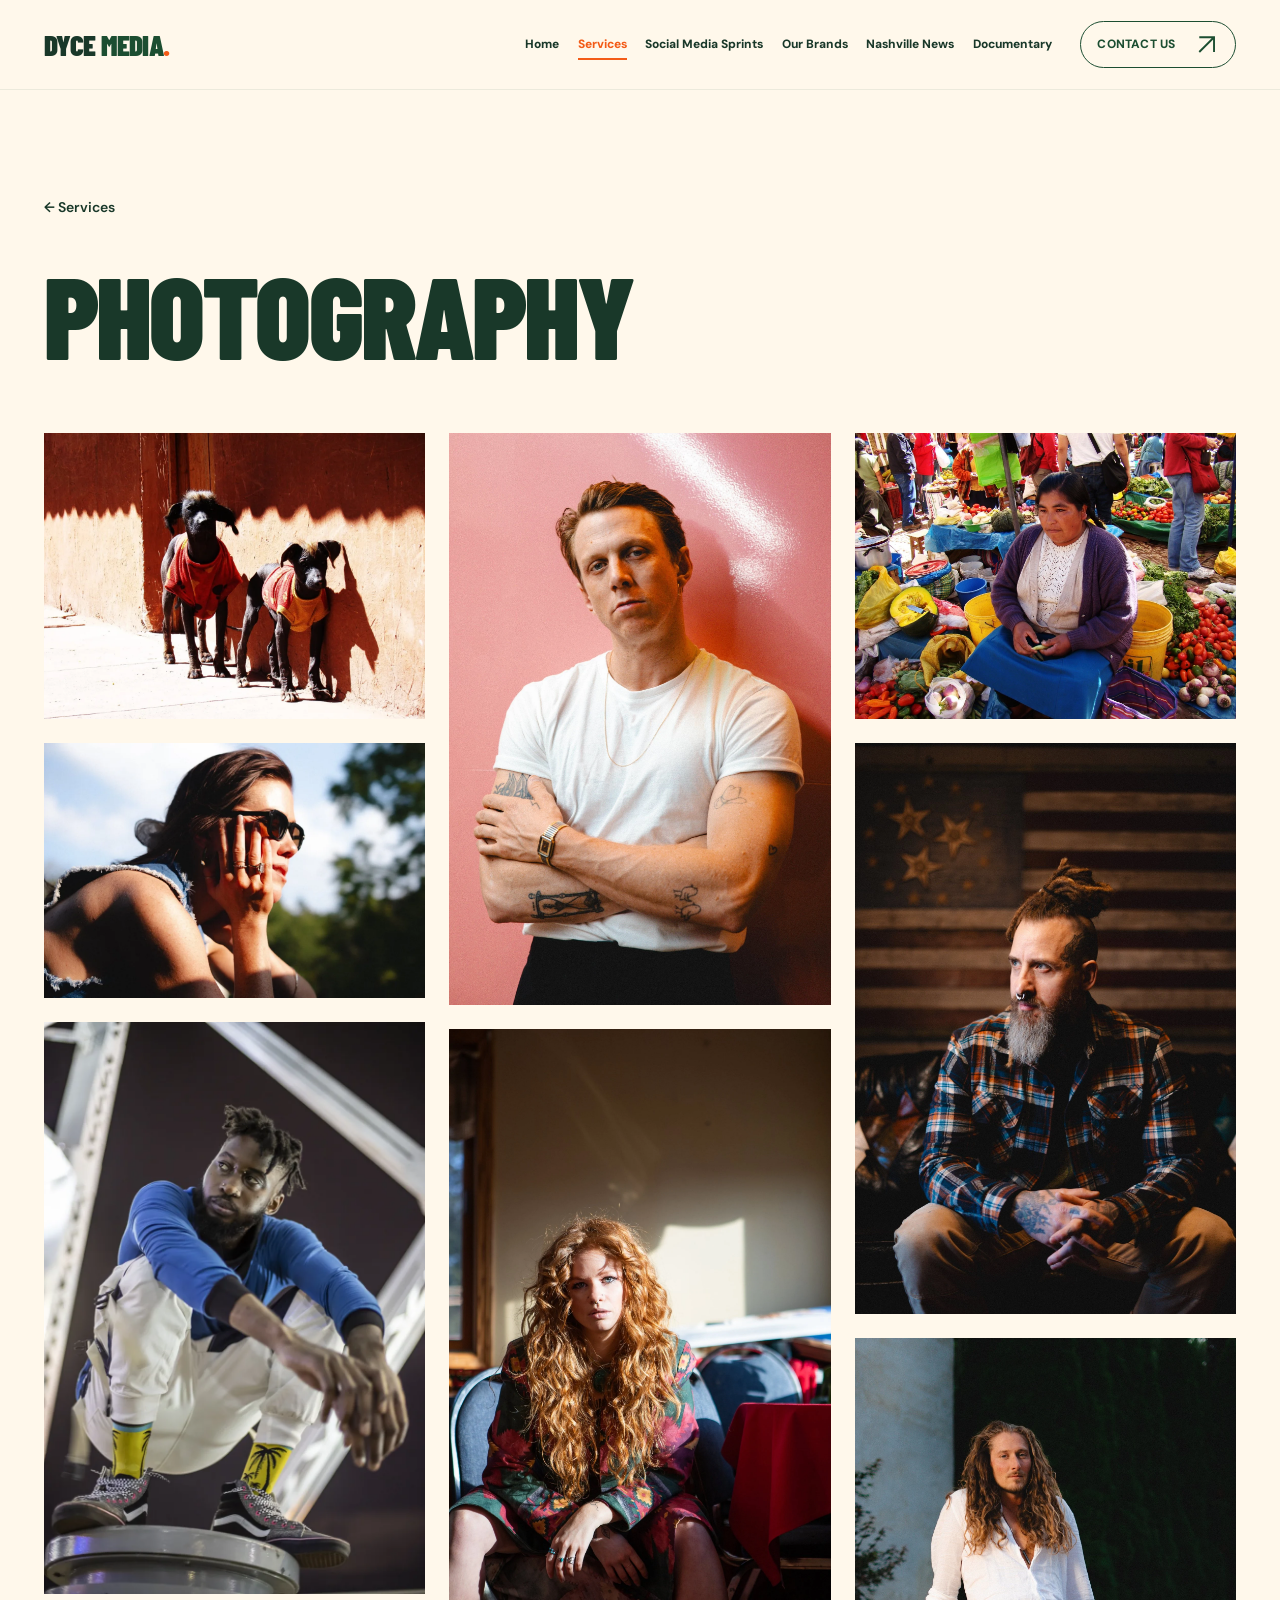
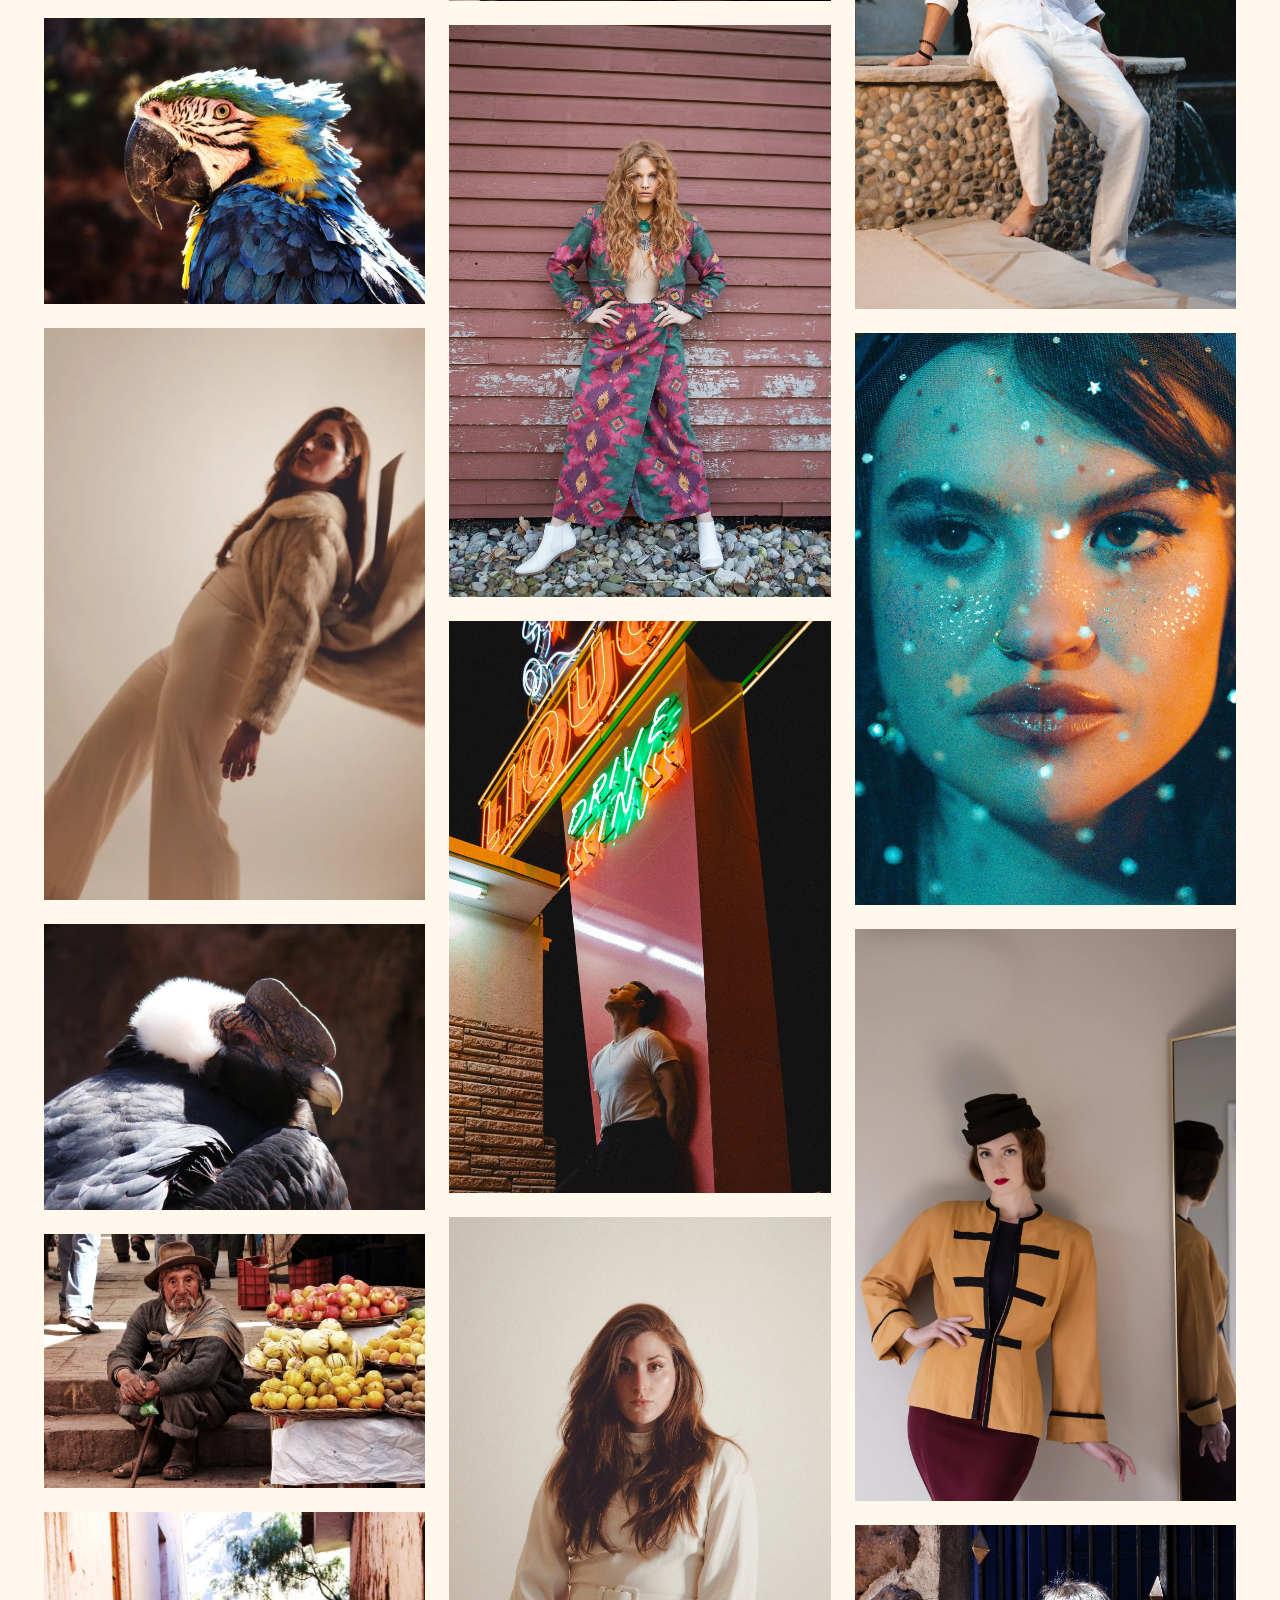
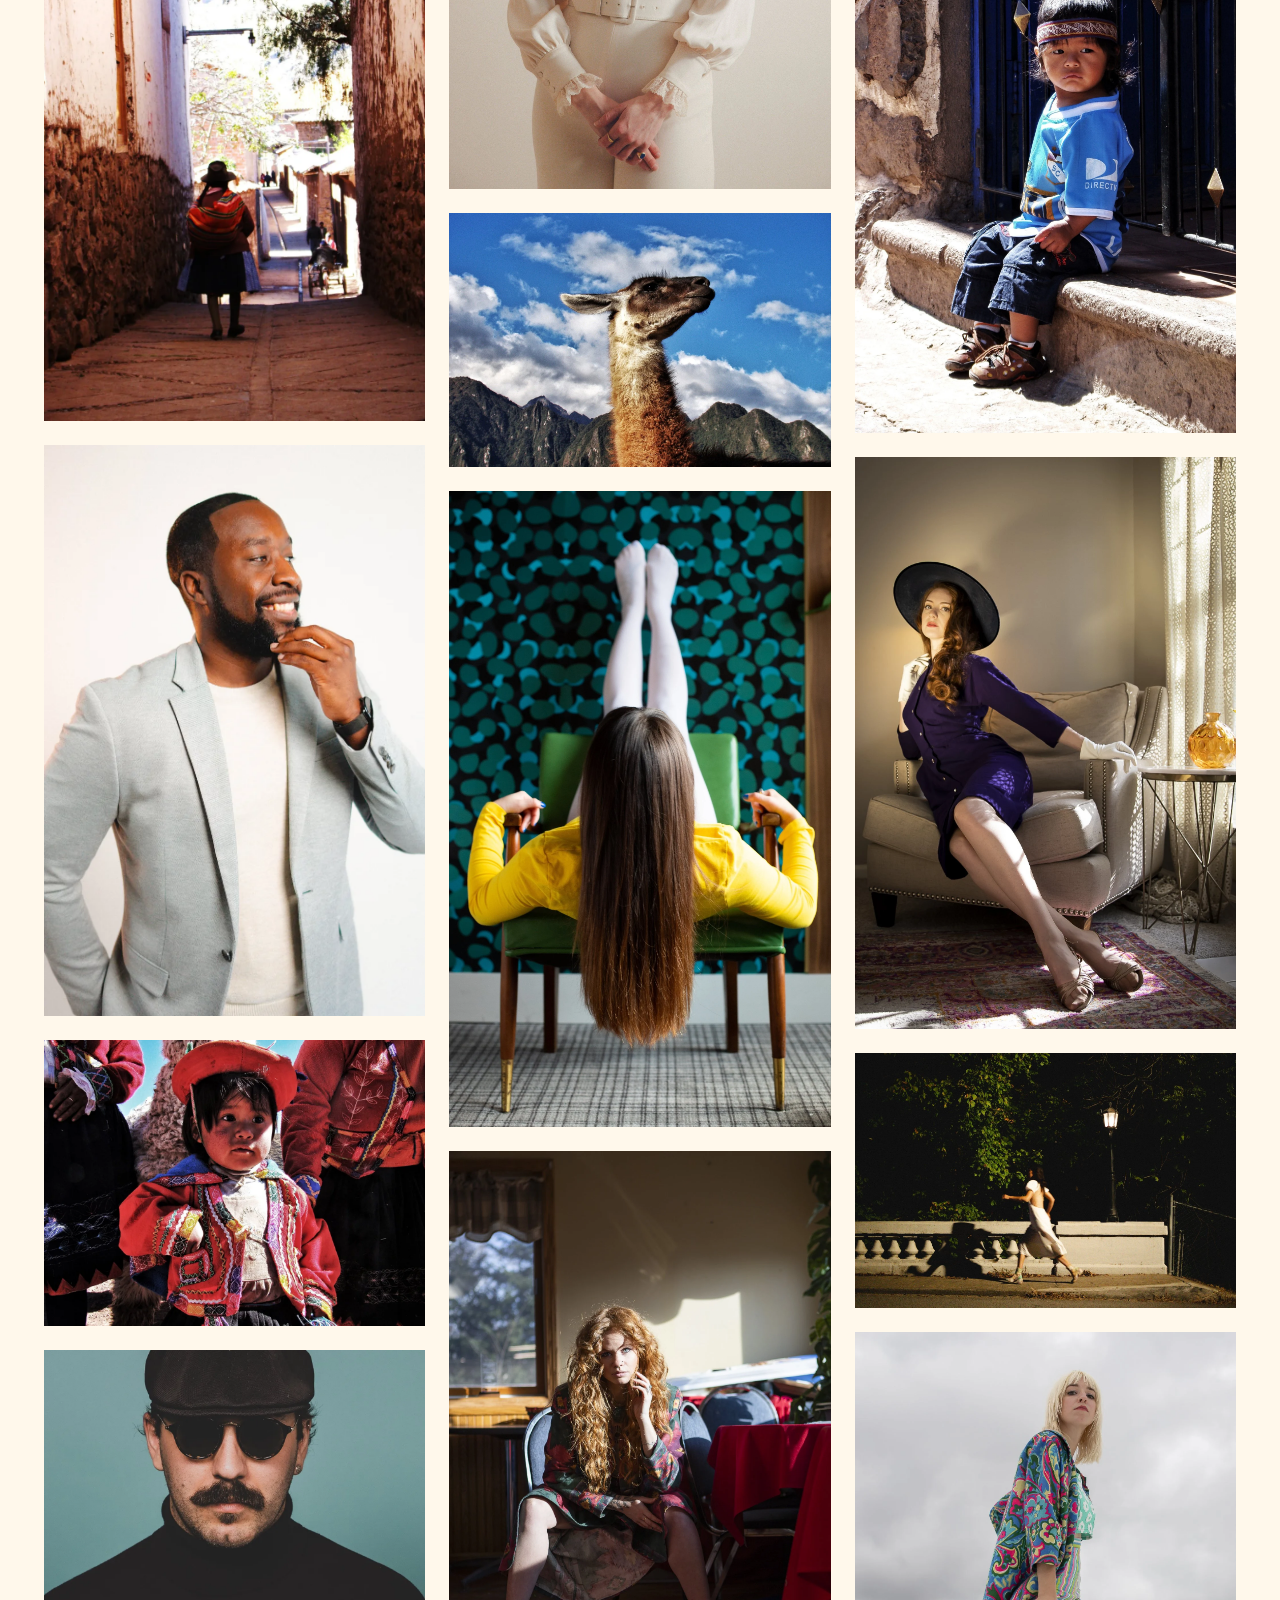
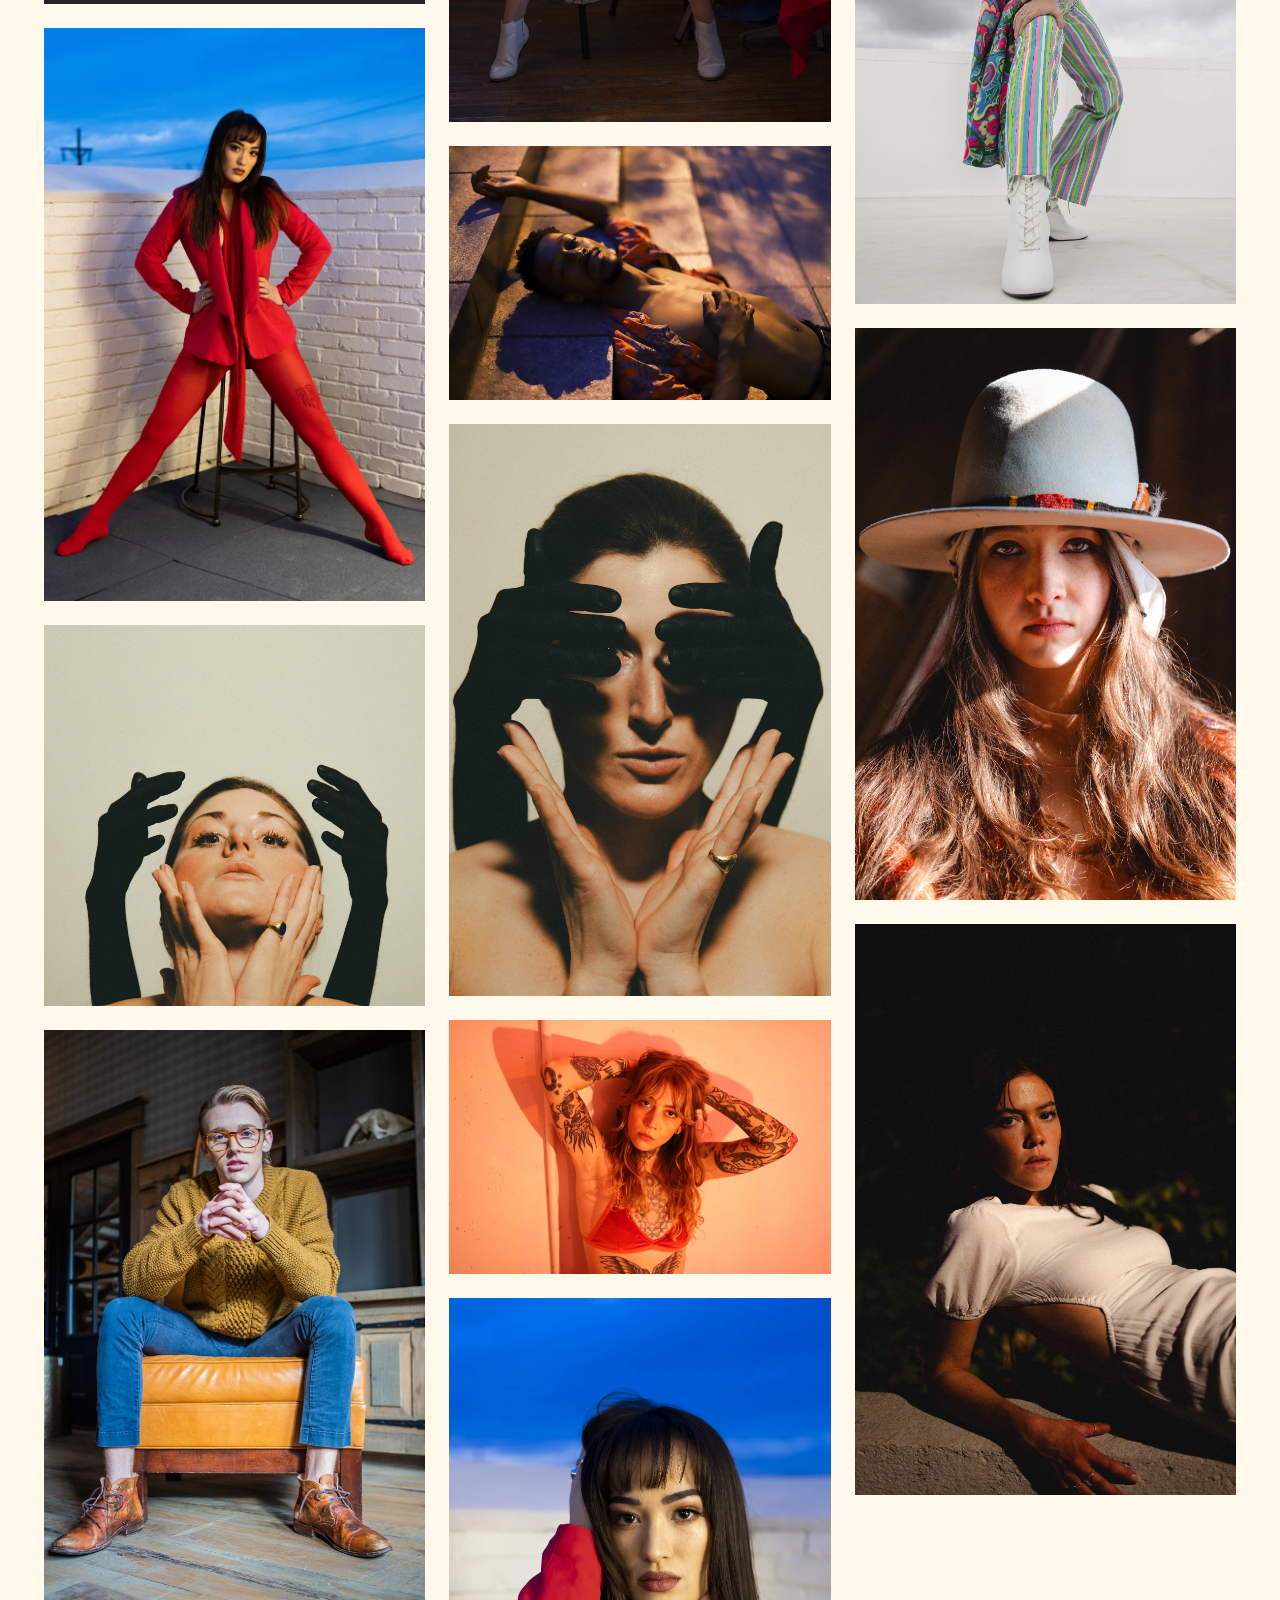
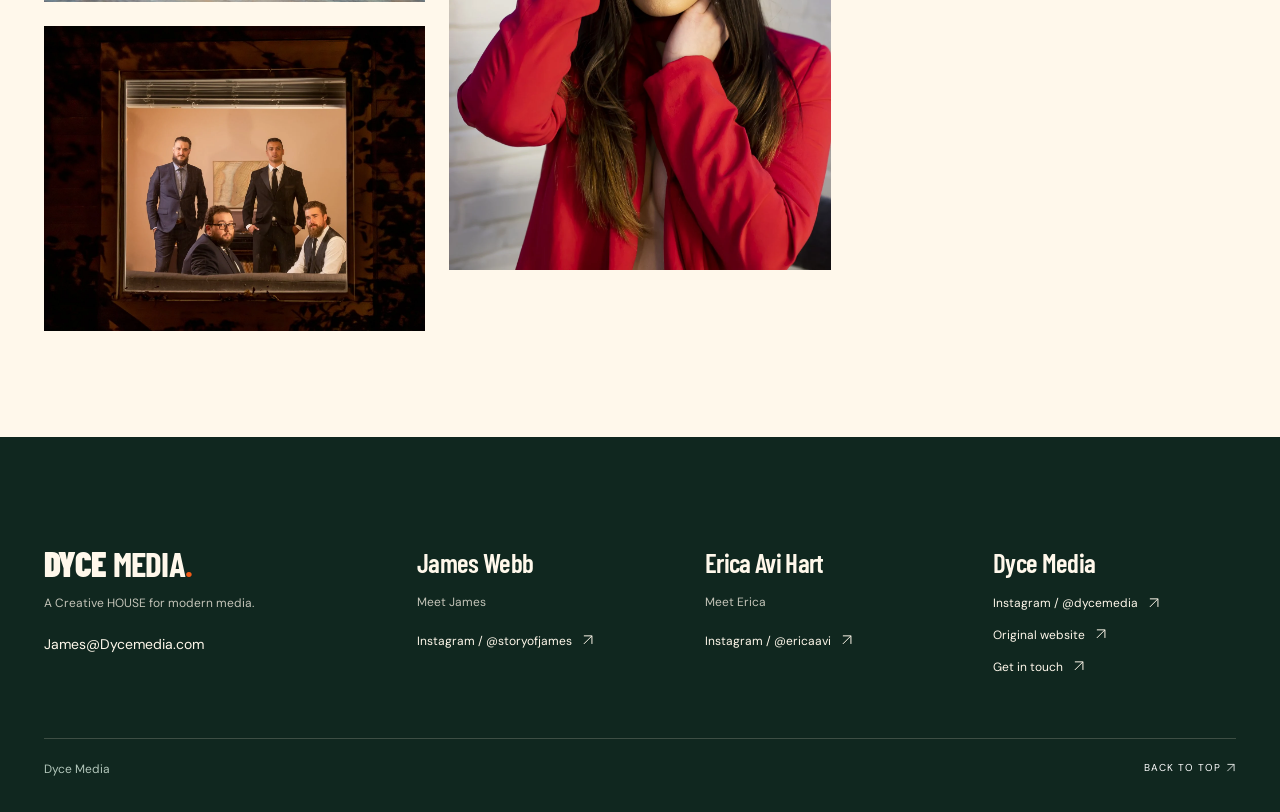
<file: photography.html>
<!DOCTYPE html>

<html lang="en">
<head>
<meta charset="utf-8">
<meta content="width=device-width, initial-scale=1" name="viewport">
<meta content="#153d2c" name="theme-color">
<meta content="Dyce Media — A Creative HOUSE for modern media. For Journalist, Creators, & Founders." name="description">
<meta content="Dyce Media — A Creative HOUSE for modern media" property="og:title">
<meta content="For Journalist, Creators, & Founders" property="og:description">
<title>Photography | Dyce Media</title>
<link href="https://fonts.googleapis.com" rel="preconnect">
<link crossorigin="" href="https://fonts.gstatic.com" rel="preconnect">
<link href="https://fonts.googleapis.com/css2?family=Barlow+Condensed:wght@500;600;700;800;900&family=DM+Sans:wght@400;500;600;700;800&display=swap" rel="stylesheet">
<link href="styles.css" rel="stylesheet">
<link rel="stylesheet" href="revision.css"><script type="module" src="assets/scenes.js"></script><link rel="stylesheet" href="night.css"></head>
<body>
<a class="skip-link" href="#main">Skip to content</a>
<div aria-hidden="true" class="top-progress" id="scrollProgress"></div>
<header class="site-header" id="siteHeader">
<a aria-label="Dyce Media home" class="wordmark" href="index.html">DYCE <strong>MEDIA<span>.</span></strong></a>
<button aria-controls="primaryNav" aria-expanded="false" aria-label="Toggle navigation" class="menu-toggle" id="menuToggle" type="button"><span></span><span></span></button>
<nav aria-label="Primary navigation" class="nav" id="primaryNav">
<a class="nav-link" href="index.html">Home</a>
<a class="nav-link is-active" href="services.html">Services</a>
<a class="nav-link" href="social-media-sprints.html">Social Media Sprints</a>
<a class="nav-link" href="our-brands.html">Our Brands</a>
<a class="nav-link" href="nashville-news.html">Nashville News</a><a class="nav-link" href="documentary.html">Documentary</a>
<a class="btn btn-small btn-outline nav-cta" href="contact.html">CONTACT US <span aria-hidden="true"><span class="icon-text"><svg class="ui-icon" aria-hidden="true" viewBox="0 0 24 24" fill="none" stroke="currentColor" stroke-width="1.8"><path d="M5 19 19 5M5 5h14v14" /></svg></span></span></a>
</nav>
</header>
<main class="page-main services-page" id="main"><section class="section-pad full-photography"><div class="container"><a class="gallery-back" href="services.html">← Services</a><h1>PHOTOGRAPHY</h1><div class="complete-gallery"><button type="button" class="gallery-photo" data-photo="0" aria-label="Enlarge photograph 1 of 38"><img src="assets/gallery-0.webp" alt="Dyce Media photography, image 1" loading="lazy"></button><button type="button" class="gallery-photo" data-photo="1" aria-label="Enlarge photograph 2 of 38"><img src="assets/gallery-1.webp" alt="Dyce Media photography, image 2" loading="lazy"></button><button type="button" class="gallery-photo" data-photo="2" aria-label="Enlarge photograph 3 of 38"><img src="assets/gallery-2.webp" alt="Dyce Media photography, image 3" loading="lazy"></button><button type="button" class="gallery-photo" data-photo="3" aria-label="Enlarge photograph 4 of 38"><img src="assets/gallery-3.webp" alt="Dyce Media photography, image 4" loading="lazy"></button><button type="button" class="gallery-photo" data-photo="4" aria-label="Enlarge photograph 5 of 38"><img src="assets/gallery-4.webp" alt="Dyce Media photography, image 5" loading="lazy"></button><button type="button" class="gallery-photo" data-photo="5" aria-label="Enlarge photograph 6 of 38"><img src="assets/gallery-5.webp" alt="Dyce Media photography, image 6" loading="lazy"></button><button type="button" class="gallery-photo" data-photo="6" aria-label="Enlarge photograph 7 of 38"><img src="assets/gallery-6.webp" alt="Dyce Media photography, image 7" loading="lazy"></button><button type="button" class="gallery-photo" data-photo="7" aria-label="Enlarge photograph 8 of 38"><img src="assets/gallery-7.webp" alt="Dyce Media photography, image 8" loading="lazy"></button><button type="button" class="gallery-photo" data-photo="8" aria-label="Enlarge photograph 9 of 38"><img src="assets/gallery-8.webp" alt="Dyce Media photography, image 9" loading="lazy"></button><button type="button" class="gallery-photo" data-photo="9" aria-label="Enlarge photograph 10 of 38"><img src="assets/gallery-9.webp" alt="Dyce Media photography, image 10" loading="lazy"></button><button type="button" class="gallery-photo" data-photo="10" aria-label="Enlarge photograph 11 of 38"><img src="assets/gallery-10.webp" alt="Dyce Media photography, image 11" loading="lazy"></button><button type="button" class="gallery-photo" data-photo="11" aria-label="Enlarge photograph 12 of 38"><img src="assets/gallery-11.webp" alt="Dyce Media photography, image 12" loading="lazy"></button><button type="button" class="gallery-photo" data-photo="12" aria-label="Enlarge photograph 13 of 38"><img src="assets/gallery-12.webp" alt="Dyce Media photography, image 13" loading="lazy"></button><button type="button" class="gallery-photo" data-photo="13" aria-label="Enlarge photograph 14 of 38"><img src="assets/gallery-13.webp" alt="Dyce Media photography, image 14" loading="lazy"></button><button type="button" class="gallery-photo" data-photo="14" aria-label="Enlarge photograph 15 of 38"><img src="assets/gallery-14.webp" alt="Dyce Media photography, image 15" loading="lazy"></button><button type="button" class="gallery-photo" data-photo="15" aria-label="Enlarge photograph 16 of 38"><img src="assets/gallery-15.webp" alt="Dyce Media photography, image 16" loading="lazy"></button><button type="button" class="gallery-photo" data-photo="16" aria-label="Enlarge photograph 17 of 38"><img src="assets/gallery-16.webp" alt="Dyce Media photography, image 17" loading="lazy"></button><button type="button" class="gallery-photo" data-photo="17" aria-label="Enlarge photograph 18 of 38"><img src="assets/gallery-17.webp" alt="Dyce Media photography, image 18" loading="lazy"></button><button type="button" class="gallery-photo" data-photo="18" aria-label="Enlarge photograph 19 of 38"><img src="assets/gallery-18.webp" alt="Dyce Media photography, image 19" loading="lazy"></button><button type="button" class="gallery-photo" data-photo="19" aria-label="Enlarge photograph 20 of 38"><img src="assets/gallery-19.webp" alt="Dyce Media photography, image 20" loading="lazy"></button><button type="button" class="gallery-photo" data-photo="20" aria-label="Enlarge photograph 21 of 38"><img src="assets/gallery-20.webp" alt="Dyce Media photography, image 21" loading="lazy"></button><button type="button" class="gallery-photo" data-photo="21" aria-label="Enlarge photograph 22 of 38"><img src="assets/gallery-21.webp" alt="Dyce Media photography, image 22" loading="lazy"></button><button type="button" class="gallery-photo" data-photo="22" aria-label="Enlarge photograph 23 of 38"><img src="assets/gallery-22.webp" alt="Dyce Media photography, image 23" loading="lazy"></button><button type="button" class="gallery-photo" data-photo="23" aria-label="Enlarge photograph 24 of 38"><img src="assets/gallery-23.webp" alt="Dyce Media photography, image 24" loading="lazy"></button><button type="button" class="gallery-photo" data-photo="24" aria-label="Enlarge photograph 25 of 38"><img src="assets/gallery-24.webp" alt="Dyce Media photography, image 25" loading="lazy"></button><button type="button" class="gallery-photo" data-photo="25" aria-label="Enlarge photograph 26 of 38"><img src="assets/gallery-25.webp" alt="Dyce Media photography, image 26" loading="lazy"></button><button type="button" class="gallery-photo" data-photo="26" aria-label="Enlarge photograph 27 of 38"><img src="assets/gallery-26.webp" alt="Dyce Media photography, image 27" loading="lazy"></button><button type="button" class="gallery-photo" data-photo="27" aria-label="Enlarge photograph 28 of 38"><img src="assets/gallery-27.webp" alt="Dyce Media photography, image 28" loading="lazy"></button><button type="button" class="gallery-photo" data-photo="28" aria-label="Enlarge photograph 29 of 38"><img src="assets/gallery-28.webp" alt="Dyce Media photography, image 29" loading="lazy"></button><button type="button" class="gallery-photo" data-photo="29" aria-label="Enlarge photograph 30 of 38"><img src="assets/gallery-29.webp" alt="Dyce Media photography, image 30" loading="lazy"></button><button type="button" class="gallery-photo" data-photo="30" aria-label="Enlarge photograph 31 of 38"><img src="assets/gallery-30.webp" alt="Dyce Media photography, image 31" loading="lazy"></button><button type="button" class="gallery-photo" data-photo="31" aria-label="Enlarge photograph 32 of 38"><img src="assets/gallery-31.webp" alt="Dyce Media photography, image 32" loading="lazy"></button><button type="button" class="gallery-photo" data-photo="32" aria-label="Enlarge photograph 33 of 38"><img src="assets/gallery-32.webp" alt="Dyce Media photography, image 33" loading="lazy"></button><button type="button" class="gallery-photo" data-photo="33" aria-label="Enlarge photograph 34 of 38"><img src="assets/gallery-33.webp" alt="Dyce Media photography, image 34" loading="lazy"></button><button type="button" class="gallery-photo" data-photo="34" aria-label="Enlarge photograph 35 of 38"><img src="assets/gallery-34.webp" alt="Dyce Media photography, image 35" loading="lazy"></button><button type="button" class="gallery-photo" data-photo="35" aria-label="Enlarge photograph 36 of 38"><img src="assets/gallery-35.webp" alt="Dyce Media photography, image 36" loading="lazy"></button><button type="button" class="gallery-photo" data-photo="36" aria-label="Enlarge photograph 37 of 38"><img src="assets/gallery-36.webp" alt="Dyce Media photography, image 37" loading="lazy"></button><button type="button" class="gallery-photo" data-photo="37" aria-label="Enlarge photograph 38 of 38"><img src="assets/gallery-37.webp" alt="Dyce Media photography, image 38" loading="lazy"></button></div></div></section><dialog class="photo-viewer" aria-label="Photography viewer"><button type="button" class="viewer-close" aria-label="Close photo viewer">×</button><button type="button" class="viewer-prev" aria-label="Previous photograph">‹</button><img alt=""><button type="button" class="viewer-next" aria-label="Next photograph">›</button><span class="viewer-count" aria-live="polite"></span></dialog></main>
<footer class="site-footer"><div class="container footer-people"><div class="footer-intro"><a class="footer-wordmark" href="index.html">DYCE <strong>MEDIA<span>.</span></strong></a><p>A Creative HOUSE for modern media.</p><a class="footer-email" href="mailto:James@Dycemedia.com">James@Dycemedia.com</a></div><div><h3>James Webb</h3><p>Meet James</p><a href="https://www.instagram.com/storyofjames/" target="_blank" rel="noopener">Instagram / @storyofjames <svg class="ui-icon" aria-hidden="true" viewBox="0 0 24 24" fill="none" stroke="currentColor" stroke-width="1.7"><path d="M5 19 19 5M5 5h14v14" /></svg></a></div><div><h3>Erica Avi Hart</h3><p>Meet Erica</p><a href="https://www.instagram.com/ericaavi/" target="_blank" rel="noopener">Instagram / @ericaavi <svg class="ui-icon" aria-hidden="true" viewBox="0 0 24 24" fill="none" stroke="currentColor" stroke-width="1.7"><path d="M5 19 19 5M5 5h14v14" /></svg></a></div><div><h3>Dyce Media</h3><a href="https://www.instagram.com/dycemedia/" target="_blank" rel="noopener">Instagram / @dycemedia <svg class="ui-icon" aria-hidden="true" viewBox="0 0 24 24" fill="none" stroke="currentColor" stroke-width="1.7"><path d="M5 19 19 5M5 5h14v14" /></svg></a><a href="https://www.dycemedia.com/" target="_blank" rel="noopener">Original website <svg class="ui-icon" aria-hidden="true" viewBox="0 0 24 24" fill="none" stroke="currentColor" stroke-width="1.7"><path d="M5 19 19 5M5 5h14v14" /></svg></a><a href="contact.html">Get in touch <svg class="ui-icon" aria-hidden="true" viewBox="0 0 24 24" fill="none" stroke="currentColor" stroke-width="1.7"><path d="M5 19 19 5M5 5h14v14" /></svg></a></div></div><div class="container footer-bottom"><span>Dyce Media</span><a href="#main">BACK TO TOP <svg class="ui-icon" aria-hidden="true" viewBox="0 0 24 24" fill="none" stroke="currentColor" stroke-width="1.7"><path d="M5 19 19 5M5 5h14v14" /></svg></a></div></footer>
<dialog aria-label="Watch video" class="video-modal" id="videoModal"><button aria-label="Close video" class="video-close" id="videoClose" type="button"><span class="icon-text"><svg class="ui-icon" aria-hidden="true" viewBox="0 0 24 24" fill="none" stroke="currentColor" stroke-width="1.8"><path d="m6 6 12 12M6 18 18 6" /></svg></span></button><div class="video-frame" id="videoFrame"></div><div class="video-actions"><a href="#" id="videoYoutube" rel="noopener" target="_blank"><span class="icon-text">OPEN ON YOUTUBE <svg class="ui-icon" aria-hidden="true" viewBox="0 0 24 24" fill="none" stroke="currentColor" stroke-width="1.8"><path d="M5 19 19 5M5 5h14v14" /></svg></span></a></div></dialog>
<script defer src="script.js"></script>
<script src="gallery.js" defer></script></body>
</html>
</file>
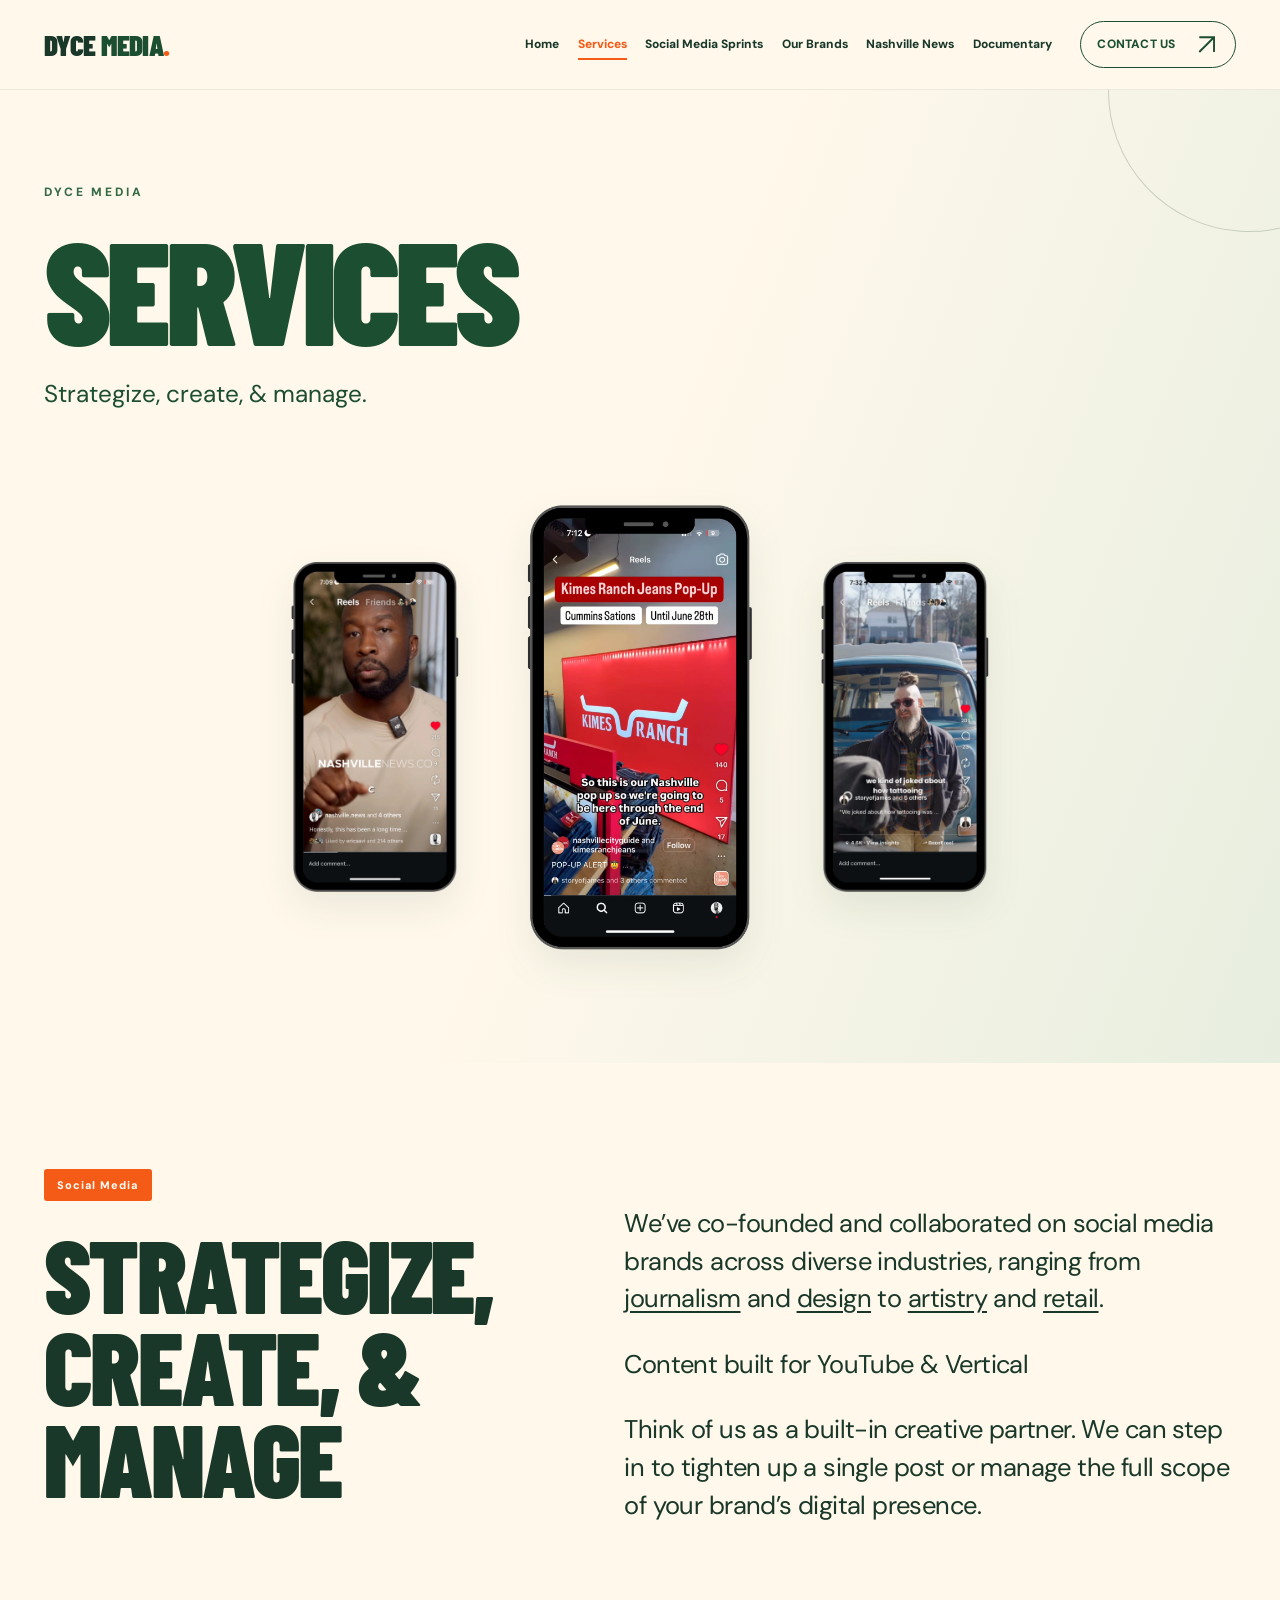
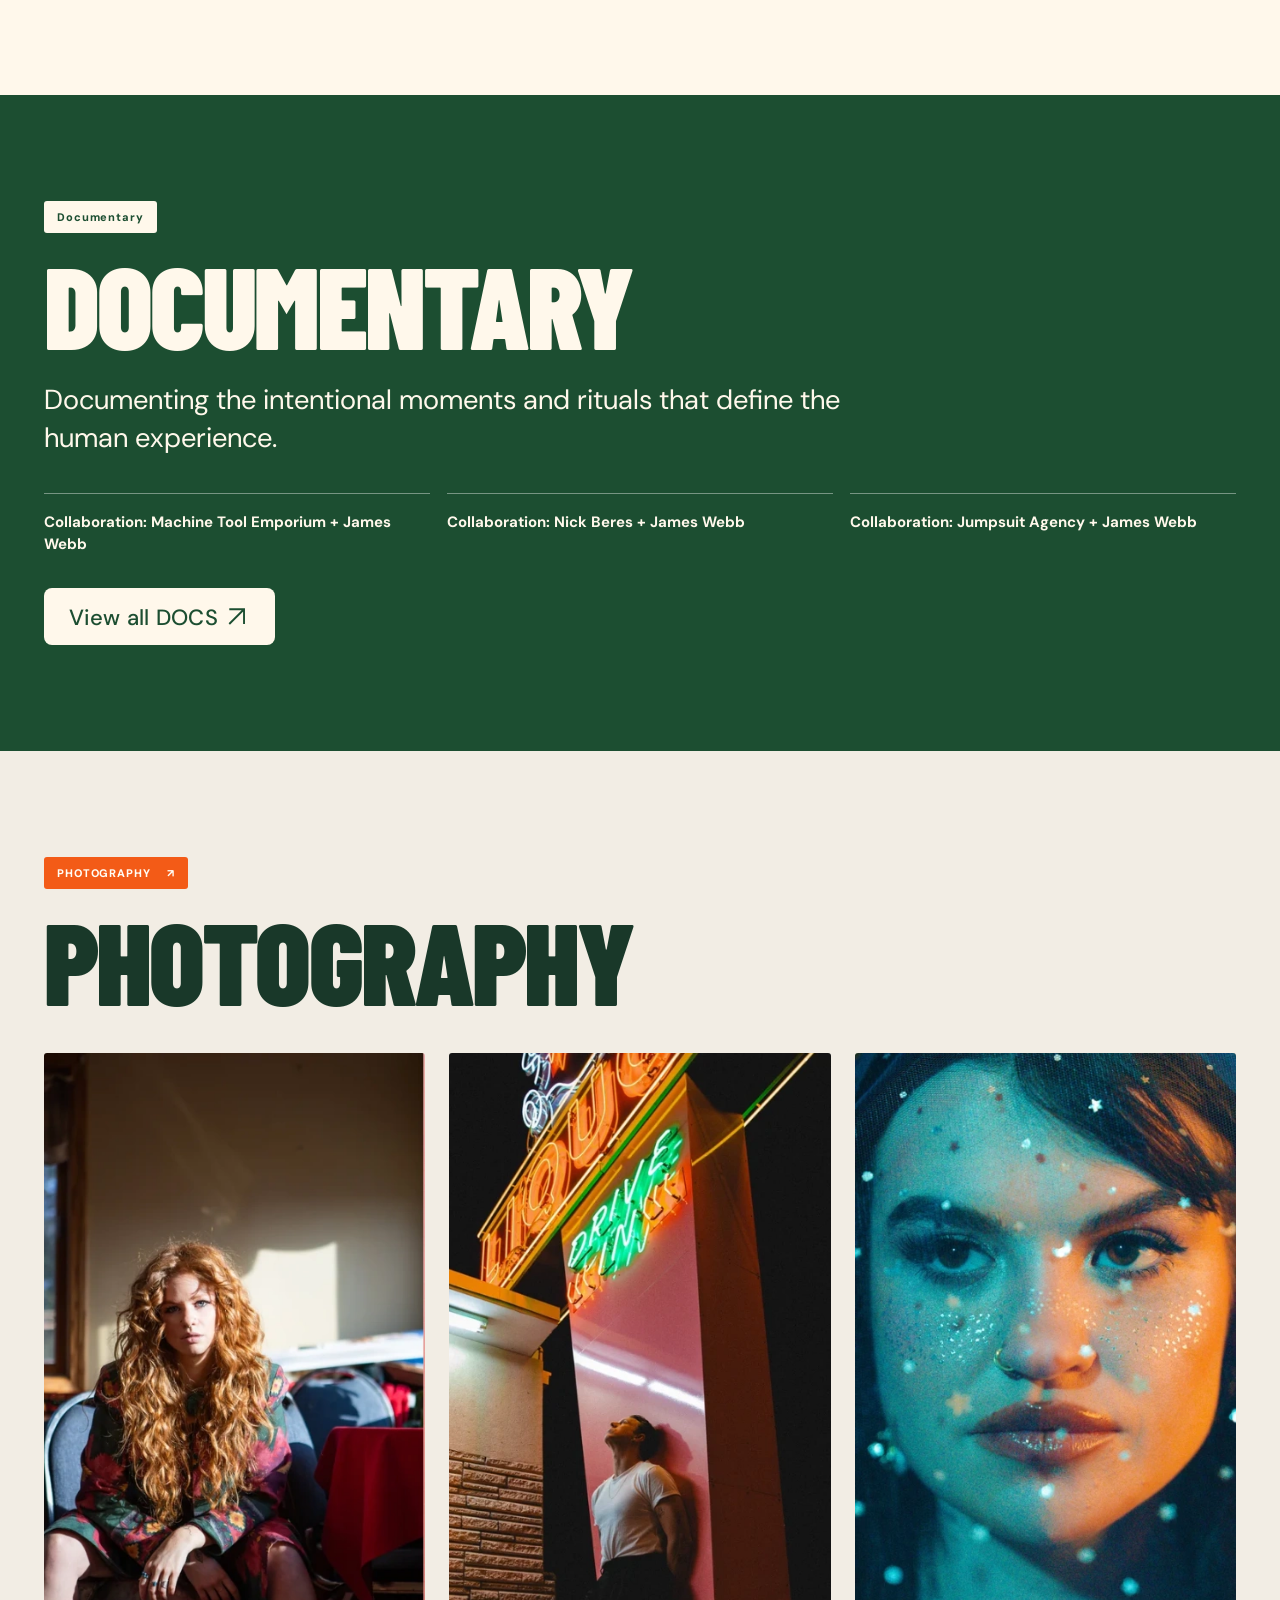
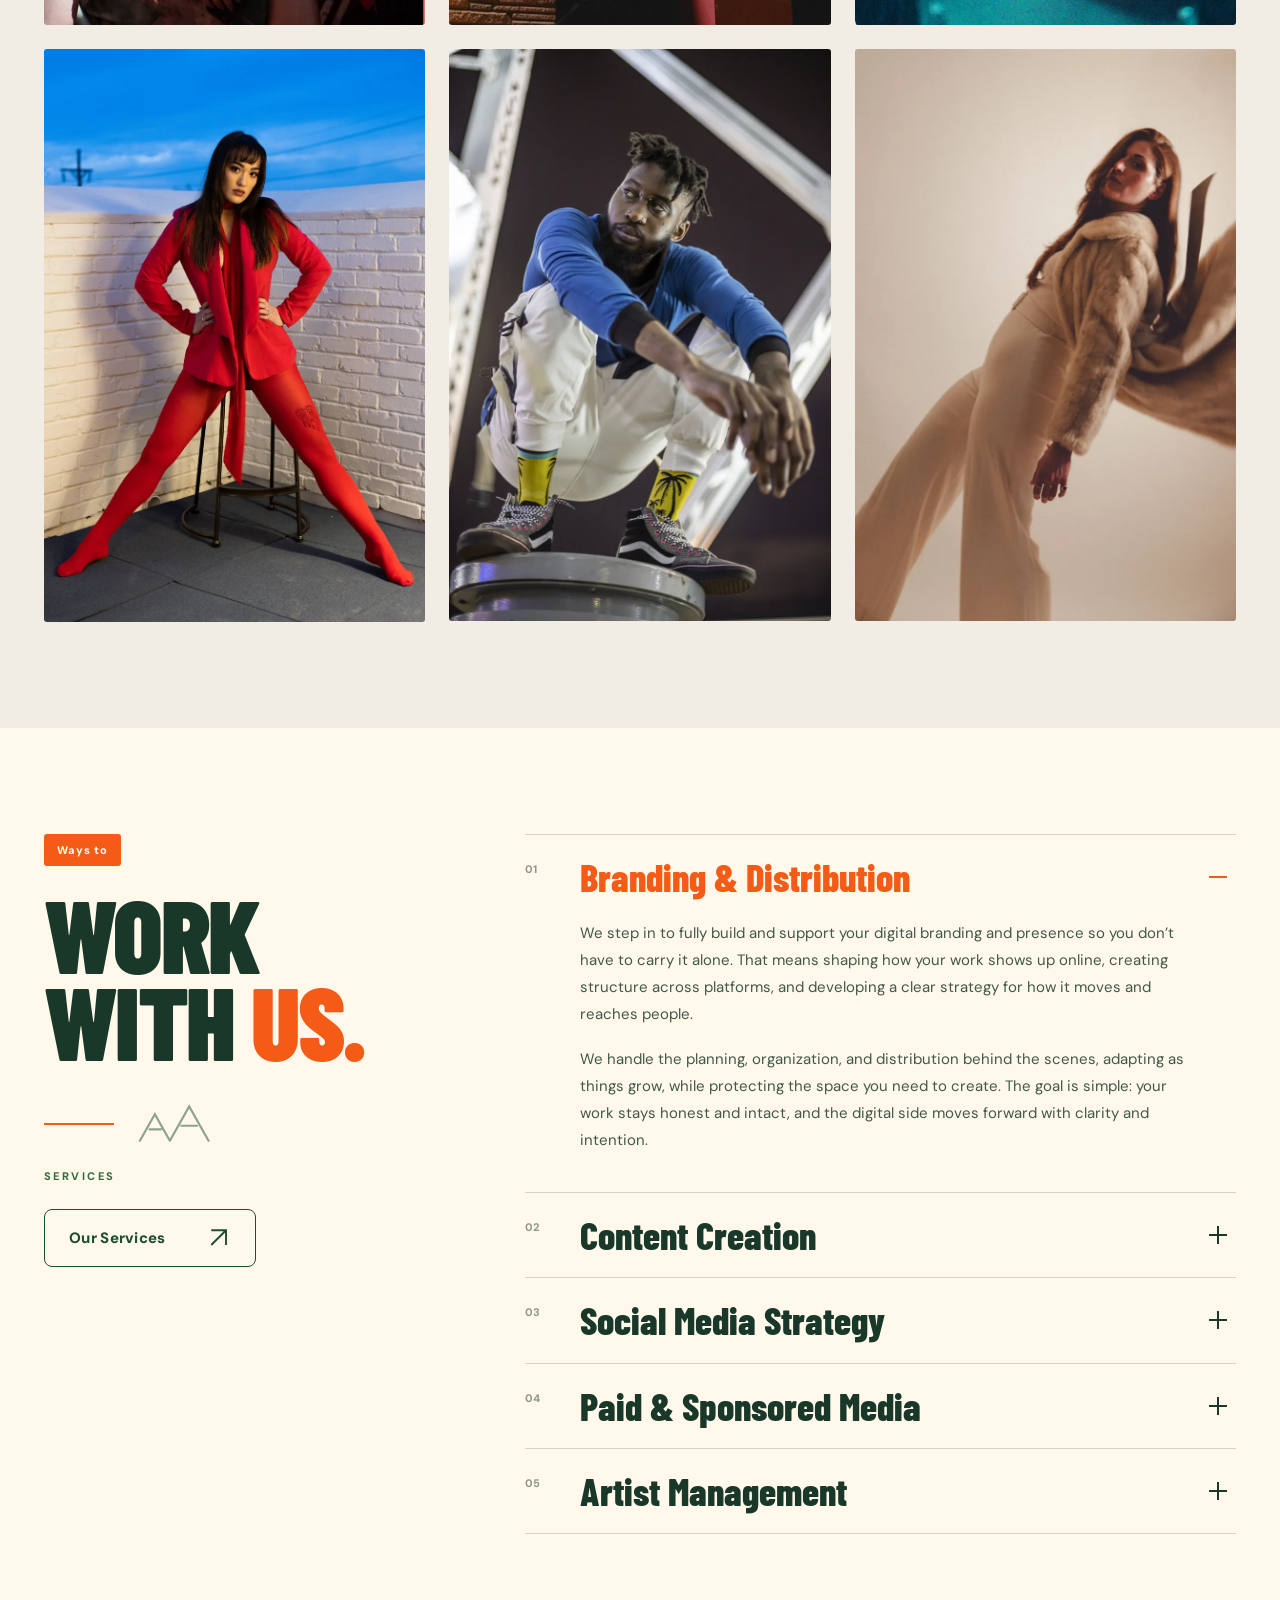
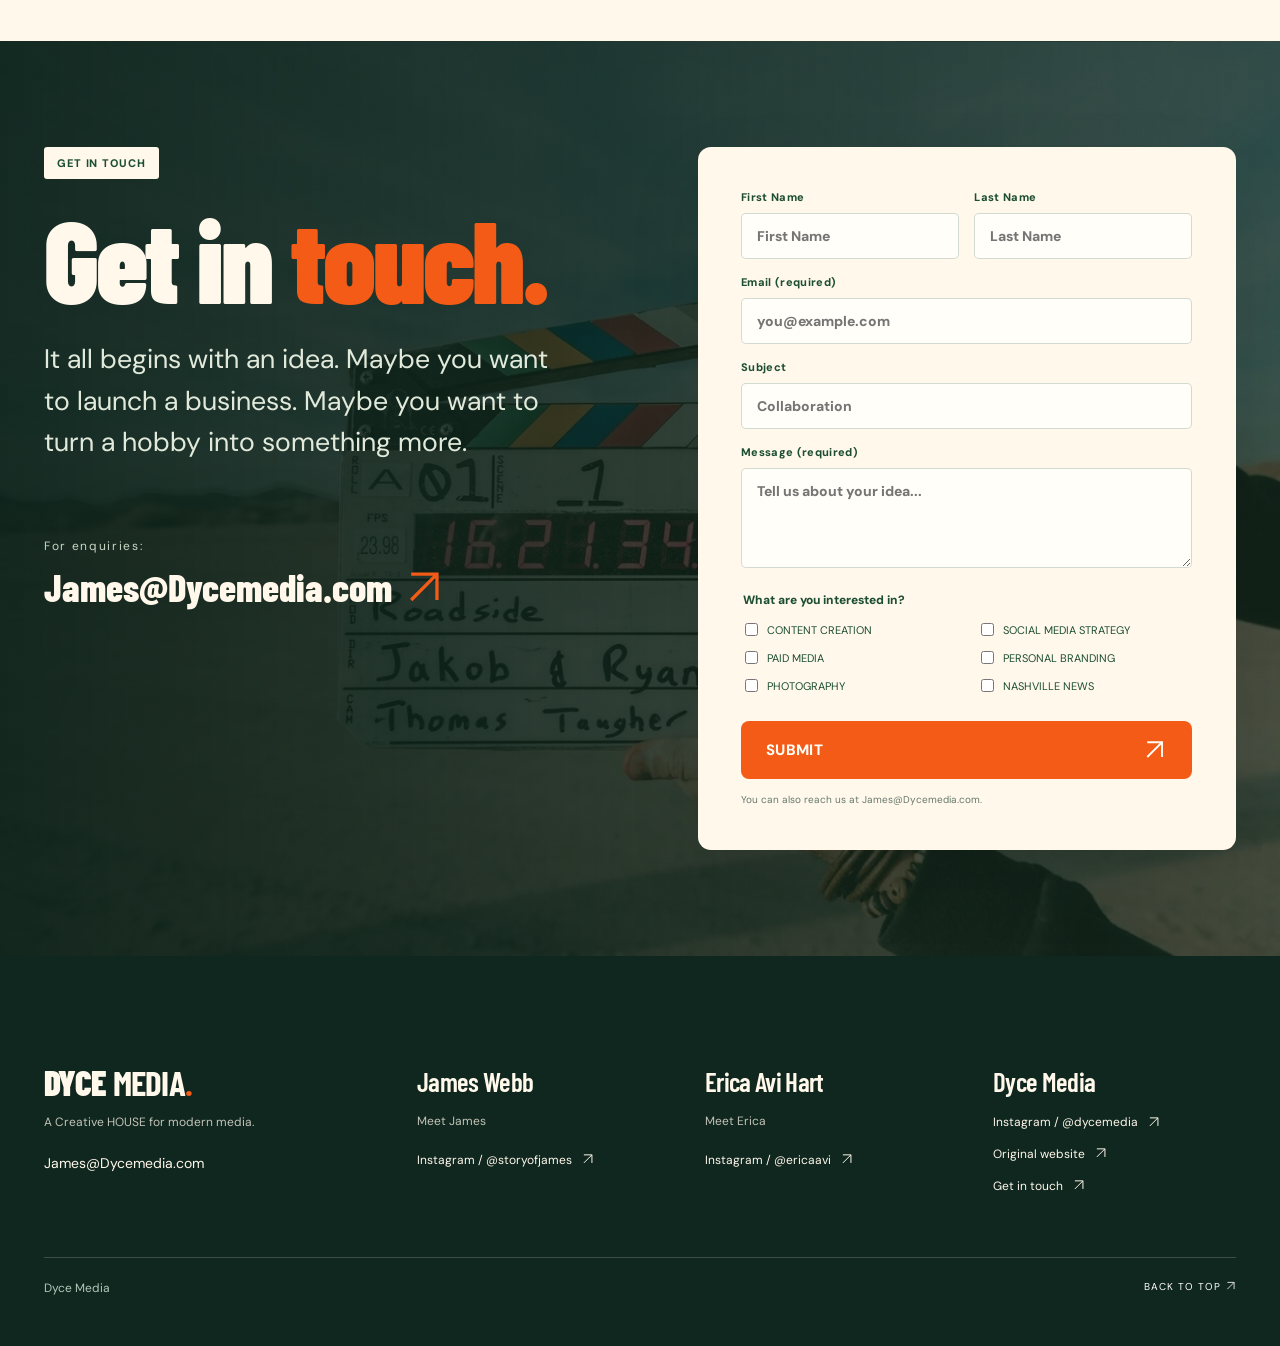
<file: services.html>
<!DOCTYPE html>

<html lang="en">
<head>
<meta charset="utf-8">
<meta content="width=device-width, initial-scale=1" name="viewport">
<meta content="#153d2c" name="theme-color">
<meta content="Dyce Media — A Creative HOUSE for modern media. For Journalist, Creators, & Founders." name="description">
<meta content="Dyce Media — A Creative HOUSE for modern media" property="og:title">
<meta content="For Journalist, Creators, & Founders" property="og:description">
<title>Services | Dyce Media</title>
<link href="https://fonts.googleapis.com" rel="preconnect">
<link crossorigin="" href="https://fonts.gstatic.com" rel="preconnect">
<link href="https://fonts.googleapis.com/css2?family=Barlow+Condensed:wght@500;600;700;800;900&family=DM+Sans:wght@400;500;600;700;800&display=swap" rel="stylesheet">
<link href="styles.css" rel="stylesheet">
<link rel="stylesheet" href="revision.css"><script type="module" src="assets/scenes.js"></script><link rel="stylesheet" href="night.css"></head>
<body>
<a class="skip-link" href="#main">Skip to content</a>
<div aria-hidden="true" class="top-progress" id="scrollProgress"></div>
<header class="site-header" id="siteHeader">
<a aria-label="Dyce Media home" class="wordmark" href="index.html">DYCE <strong>MEDIA<span>.</span></strong></a>
<button aria-controls="primaryNav" aria-expanded="false" aria-label="Toggle navigation" class="menu-toggle" id="menuToggle" type="button"><span></span><span></span></button>
<nav aria-label="Primary navigation" class="nav" id="primaryNav">
<a class="nav-link" href="index.html">Home</a>
<a class="nav-link is-active" href="services.html">Services</a>
<a class="nav-link" href="social-media-sprints.html">Social Media Sprints</a>
<a class="nav-link" href="our-brands.html">Our Brands</a>
<a class="nav-link" href="nashville-news.html">Nashville News</a><a class="nav-link" href="documentary.html">Documentary</a>
<a class="btn btn-small btn-outline nav-cta" href="contact.html">CONTACT US <span aria-hidden="true"><span class="icon-text"><svg class="ui-icon" aria-hidden="true" viewBox="0 0 24 24" fill="none" stroke="currentColor" stroke-width="1.8"><path d="M5 19 19 5M5 5h14v14" /></svg></span></span></a>
</nav>
</header>
<main class="page-main services-page" id="main"><section class="page-opening page-opening-service"><div class="container"><span class="page-kicker">DYCE MEDIA</span><h1>SERVICES</h1><p>Strategize, create, &amp; manage.</p><div class="service-reels" aria-label="Dyce Media social video work"><img src="assets/services-1.webp" alt="Nashville News social video displayed on a phone"><img src="assets/services-2.webp" alt="Kimes Ranch pop-up social video displayed on a phone"><img src="assets/services-3.webp" alt="Interview social video displayed on a phone"></div></div></section>
<section class="section-pad editorial"><div class="container editorial-grid"><div><span class="tag tag-orange">Social Media</span><h2>Strategize, create, &amp; Manage</h2></div><div><p>We’ve co-founded and collaborated on social media brands across diverse industries, ranging from <a href="https://www.tiktok.com/@nashvillenews" target="_blank" rel="noopener">journalism</a> and <a href="https://www.instagram.com/lexlynne97/" target="_blank" rel="noopener">design</a> to <a href="https://www.instagram.com/reel/DL0fVfrS8Sk/?utm_source=ig_web_copy_link&igsh=MzRlODBiNWFlZA==" target="_blank" rel="noopener">artistry</a> and <a href="https://www.instagram.com/reel/DKfLbg4RZng/?igsh=NWd6MGJqMHdmbndj" target="_blank" rel="noopener">retail</a>.</p><p>Content built for YouTube &amp; Vertical</p><p>Think of us as a built-in creative partner. We can step in to tighten up a single post or manage the full scope of your brand’s digital presence.</p></div></div></section>
<section class="page-film-strip section-pad"><div class="container"><span class="tag tag-light">Documentary</span><h2>Documentary</h2><p>Documenting the intentional moments and rituals that define the human experience.</p><div class="credits-grid"><span>Collaboration: Machine Tool Emporium + James Webb</span><span>Collaboration: Nick Beres + James Webb</span><span>Collaboration: Jumpsuit Agency + James Webb</span></div><a class="btn btn-light" href="documentary.html"><span class="icon-text">View all DOCS <svg class="ui-icon" aria-hidden="true" viewBox="0 0 24 24" fill="none" stroke="currentColor" stroke-width="1.8"><path d="M5 19 19 5M5 5h14v14" /></svg></span></a></div></section>
<section class="section-pad photography-section"><div class="container"><a class="tag tag-orange photography-link" href="photography.html" aria-label="View the complete photography gallery">PHOTOGRAPHY <span aria-hidden="true">↗</span></a><h2>PHOTOGRAPHY</h2><div class="photo-gallery"><figure class="photo-card"><img src="assets/selected-sunlight.webp" alt="Sunlit portrait of a woman with auburn hair" loading="lazy"></figure><figure class="photo-card"><img src="assets/selected-neon.webp" alt="Night portrait beneath neon signs" loading="lazy"></figure><figure class="photo-card"><img src="assets/selected-stars.webp" alt="Close-up portrait with glitter and stars" loading="lazy"></figure><figure class="photo-card"><img src="assets/gallery-11.webp" alt="Rooftop fashion portrait in red" loading="lazy"></figure><figure class="photo-card"><img src="assets/gallery-2.webp" alt="Skateboard portrait" loading="lazy"></figure><figure class="photo-card"><img src="assets/gallery-4.webp" alt="Low-angle fashion portrait" loading="lazy"></figure></div></div></section>
<section aria-labelledby="servicesTitle" class="services-section section-pad" id="services">
<div class="container services-layout">
<div class="services-sticky reveal">
<span class="tag tag-orange">Ways to</span>
<h2 id="servicesTitle">WORK<br>WITH <em>US.</em></h2>
<div aria-hidden="true" class="woodsy-divider"><span></span><svg viewbox="0 0 100 50"><path d="M9 44 26 14 43 44M20 31h13M43 44 65 5 87 44M56 27h18" fill="none" stroke="currentColor" stroke-linecap="round" stroke-width="2.5" /></svg></div>
<p class="services-aside">SERVICES</p>
<a class="btn btn-outline" href="services.html">Our Services <span aria-hidden="true"><span class="icon-text"><svg class="ui-icon" aria-hidden="true" viewBox="0 0 24 24" fill="none" stroke="currentColor" stroke-width="1.8"><path d="M5 19 19 5M5 5h14v14" /></svg></span></span></a>
</div>
<div class="accordion reveal" id="serviceAccordion">
<details open>
<summary><span class="service-count">01</span><span>Branding &amp; Distribution</span><span aria-hidden="true" class="plus"></span></summary>
<div class="accordion-content"><p>We step in to fully build and support your digital branding and presence so you don’t have to carry it alone. That means shaping how your work shows up online, creating structure across platforms, and developing a clear strategy for how it moves and reaches people.</p><p>We handle the planning, organization, and distribution behind the scenes, adapting as things grow, while protecting the space you need to create. The goal is simple: your work stays honest and intact, and the digital side moves forward with clarity and intention.</p></div>
</details>
<details>
<summary><span class="service-count">02</span><span>Content Creation</span><span aria-hidden="true" class="plus"></span></summary>
<div class="accordion-content"><p class="subline">Video &amp; Photography</p><p>We create high-quality video and photo content that blends long-form documentary depth with short-form social media energy. Our work is designed to feel authentic and made to live where your audience spends their time.</p></div>
</details>
<details>
<summary><span class="service-count">03</span><span>Social Media Strategy</span><span aria-hidden="true" class="plus"></span></summary>
<div class="accordion-content"><p class="subline">The Attention Economy</p><p>We believe social media should feel like connection, not a chore. We also acknowledge it can be both a tricky player and a powerful tool. The goal is to build strategies that work with who you are, helping your story land naturally on TikTok, Instagram, YouTube, or wherever your audience is. Think of us as a built-in creative partner. We can step in to tighten up a single post or manage the full scope of your brand’s digital presence.</p></div>
</details>
<details>
<summary><span class="service-count">04</span><span>Paid &amp; Sponsored Media</span><span aria-hidden="true" class="plus"></span></summary>
<div class="accordion-content"><p>We help your brand cut through the noise with scroll-stopping content and precision-targeted campaigns. Whether it’s Meta ads, influencer partnerships, or audience-driven promotions. Our goal is to connect you to your core audience.</p></div>
</details>
<details>
<summary><span class="service-count">05</span><span>Artist Management</span><span aria-hidden="true" class="plus"></span></summary>
<div class="accordion-content"><p>Being an artist today means wearing a dozen hats, and half of them don’t fit. We step in to take that off. Handling the messy parts, building structure where it’s needed, and protecting the space you need to create.</p><p>Our role is to connect your work with the right people, opportunities, and platforms while preserving the originality and rawness that make it yours. We adapt, turning the business side from a grind into forward momentum.</p></div>
</details>
</div>
</div>
</section>
<section aria-labelledby="contactTitle" class="contact-section section-pad" id="contact">
<div class="container contact-grid">
<div class="contact-copy reveal"><span class="tag tag-light">GET IN TOUCH</span><h2 id="contactTitle">Get in <em>touch.</em></h2><p>It all begins with an idea. Maybe you want to launch a business. Maybe you want to turn a hobby into something more.</p><div class="contact-email"><span>For enquiries:</span><a href="mailto:James@Dycemedia.com">James@Dycemedia.com <span aria-hidden="true"><span class="icon-text"><svg class="ui-icon" aria-hidden="true" viewBox="0 0 24 24" fill="none" stroke="currentColor" stroke-width="1.8"><path d="M5 19 19 5M5 5h14v14" /></svg></span></span></a></div></div>
<form action="/thanks.html" class="contact-form reveal" data-netlify="true" id="contactForm" method="POST" name="dyce-contact" netlify-honeypot="bot-field">
<input name="form-name" type="hidden" value="dyce-contact">
<p class="hidden"><label>Don't fill this out: <input name="bot-field"></label></p>
<div class="field-row"><label>First Name<input autocomplete="given-name" name="first-name" placeholder="First Name" required></label><label>Last Name<input autocomplete="family-name" name="last-name" placeholder="Last Name"></label></div>
<label>Email (required)<input autocomplete="email" name="email" placeholder="you@example.com" required type="email"></label>
<label>Subject<input name="subject" placeholder="Collaboration"></label>
<label>Message (required)<textarea name="message" placeholder="Tell us about your idea..." required rows="4"></textarea></label>
<fieldset><legend>What are you interested in?</legend><label><input name="interest" type="checkbox" value="CONTENT CREATION"> CONTENT CREATION</label><label><input name="interest" type="checkbox" value="SOCIAL MEDIA STRATEGY"> SOCIAL MEDIA STRATEGY</label><label><input name="interest" type="checkbox" value="PAID MEDIA"> PAID MEDIA</label><label><input name="interest" type="checkbox" value="PERSONAL BRANDING"> PERSONAL BRANDING</label><label><input name="interest" type="checkbox" value="PHOTOGRAPHY"> PHOTOGRAPHY</label><label><input name="interest" type="checkbox" value="NASHVILLE NEWS"> NASHVILLE NEWS</label></fieldset>
<button class="btn btn-orange form-submit" type="submit">SUBMIT <span aria-hidden="true"><span class="icon-text"><svg class="ui-icon" aria-hidden="true" viewBox="0 0 24 24" fill="none" stroke="currentColor" stroke-width="1.8"><path d="M5 19 19 5M5 5h14v14" /></svg></span></span></button>
<p class="form-disclaimer" id="formNotice">You can also reach us at James@Dycemedia.com.</p>
</form>
</div>
</section></main>
<footer class="site-footer"><div class="container footer-people"><div class="footer-intro"><a class="footer-wordmark" href="index.html">DYCE <strong>MEDIA<span>.</span></strong></a><p>A Creative HOUSE for modern media.</p><a class="footer-email" href="mailto:James@Dycemedia.com">James@Dycemedia.com</a></div><div><h3>James Webb</h3><p>Meet James</p><a href="https://www.instagram.com/storyofjames/" target="_blank" rel="noopener">Instagram / @storyofjames <svg class="ui-icon" aria-hidden="true" viewBox="0 0 24 24" fill="none" stroke="currentColor" stroke-width="1.7"><path d="M5 19 19 5M5 5h14v14" /></svg></a></div><div><h3>Erica Avi Hart</h3><p>Meet Erica</p><a href="https://www.instagram.com/ericaavi/" target="_blank" rel="noopener">Instagram / @ericaavi <svg class="ui-icon" aria-hidden="true" viewBox="0 0 24 24" fill="none" stroke="currentColor" stroke-width="1.7"><path d="M5 19 19 5M5 5h14v14" /></svg></a></div><div><h3>Dyce Media</h3><a href="https://www.instagram.com/dycemedia/" target="_blank" rel="noopener">Instagram / @dycemedia <svg class="ui-icon" aria-hidden="true" viewBox="0 0 24 24" fill="none" stroke="currentColor" stroke-width="1.7"><path d="M5 19 19 5M5 5h14v14" /></svg></a><a href="https://www.dycemedia.com/" target="_blank" rel="noopener">Original website <svg class="ui-icon" aria-hidden="true" viewBox="0 0 24 24" fill="none" stroke="currentColor" stroke-width="1.7"><path d="M5 19 19 5M5 5h14v14" /></svg></a><a href="contact.html">Get in touch <svg class="ui-icon" aria-hidden="true" viewBox="0 0 24 24" fill="none" stroke="currentColor" stroke-width="1.7"><path d="M5 19 19 5M5 5h14v14" /></svg></a></div></div><div class="container footer-bottom"><span>Dyce Media</span><a href="#main">BACK TO TOP <svg class="ui-icon" aria-hidden="true" viewBox="0 0 24 24" fill="none" stroke="currentColor" stroke-width="1.7"><path d="M5 19 19 5M5 5h14v14" /></svg></a></div></footer>
<dialog aria-label="Watch video" class="video-modal" id="videoModal"><button aria-label="Close video" class="video-close" id="videoClose" type="button"><span class="icon-text"><svg class="ui-icon" aria-hidden="true" viewBox="0 0 24 24" fill="none" stroke="currentColor" stroke-width="1.8"><path d="m6 6 12 12M6 18 18 6" /></svg></span></button><div class="video-frame" id="videoFrame"></div><div class="video-actions"><a href="#" id="videoYoutube" rel="noopener" target="_blank"><span class="icon-text">OPEN ON YOUTUBE <svg class="ui-icon" aria-hidden="true" viewBox="0 0 24 24" fill="none" stroke="currentColor" stroke-width="1.8"><path d="M5 19 19 5M5 5h14v14" /></svg></span></a></div></dialog>
<script defer src="script.js"></script>
</body>
</html>
</file>
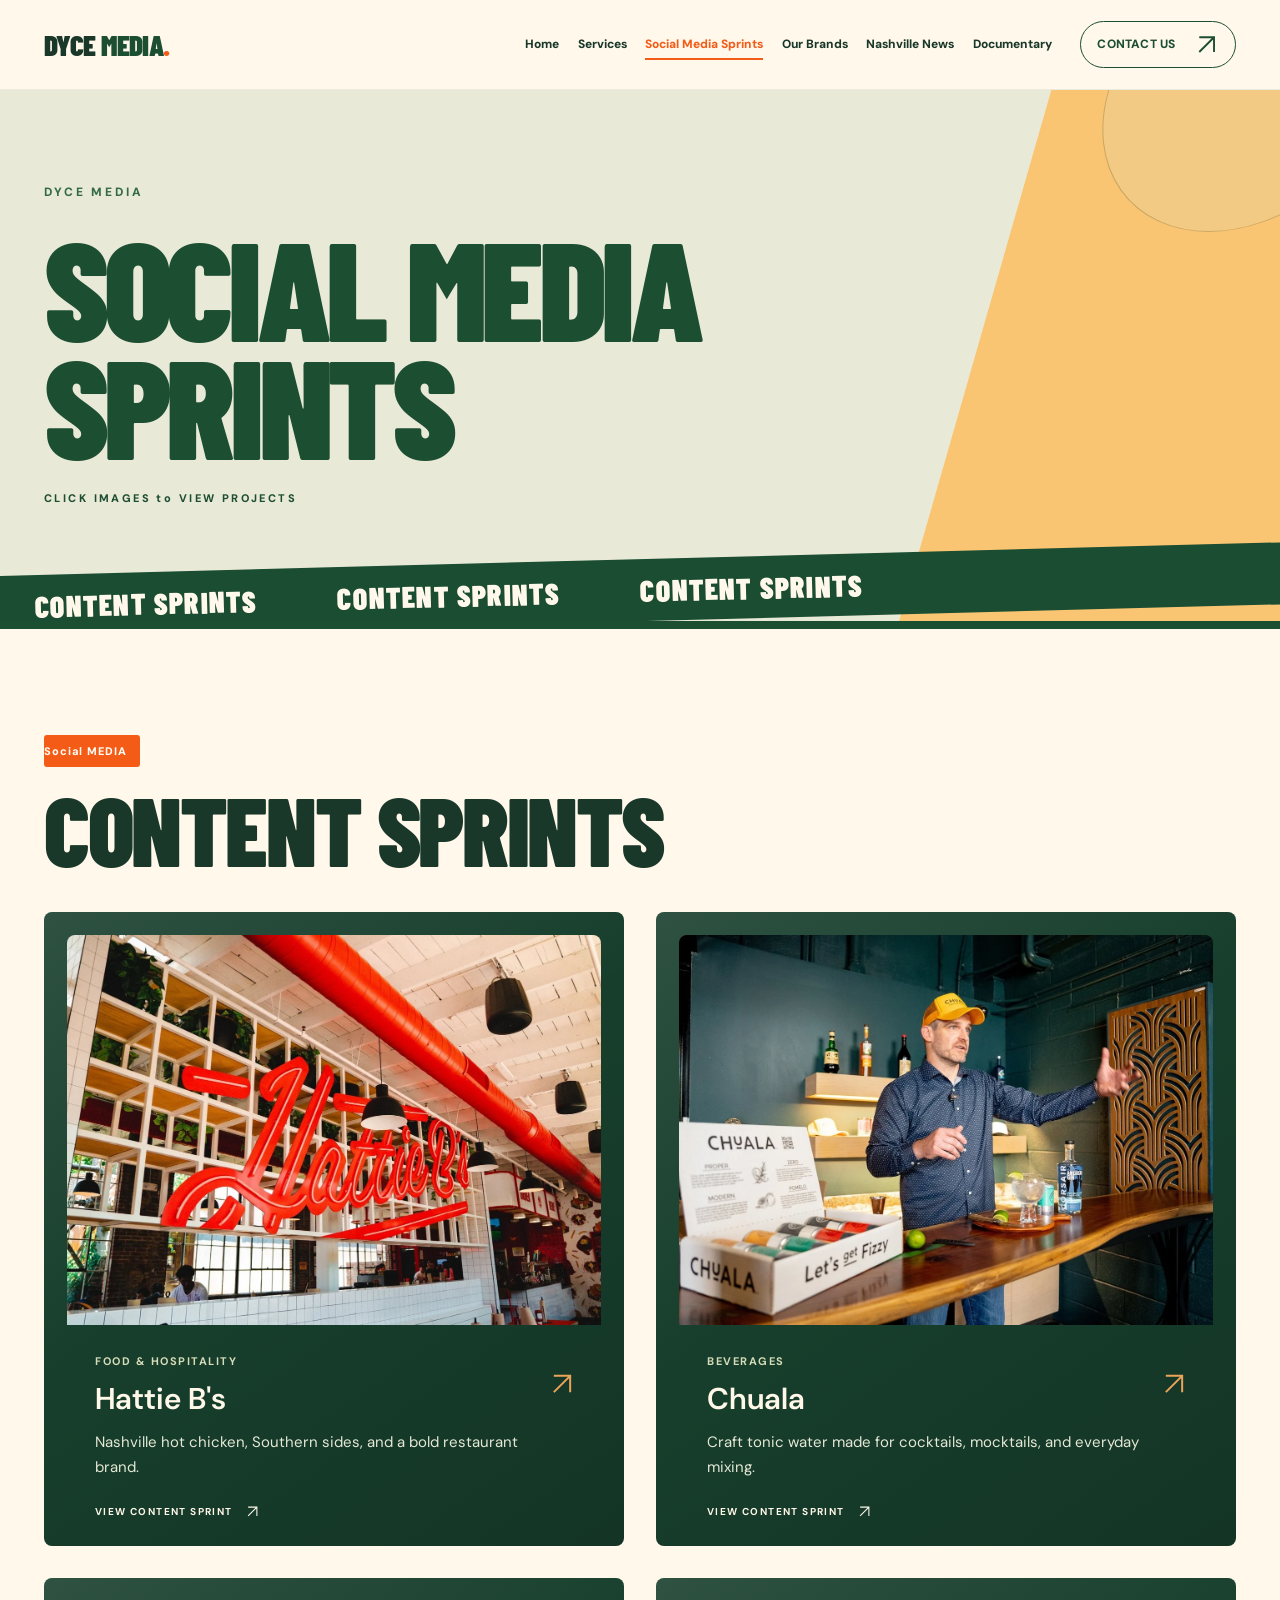
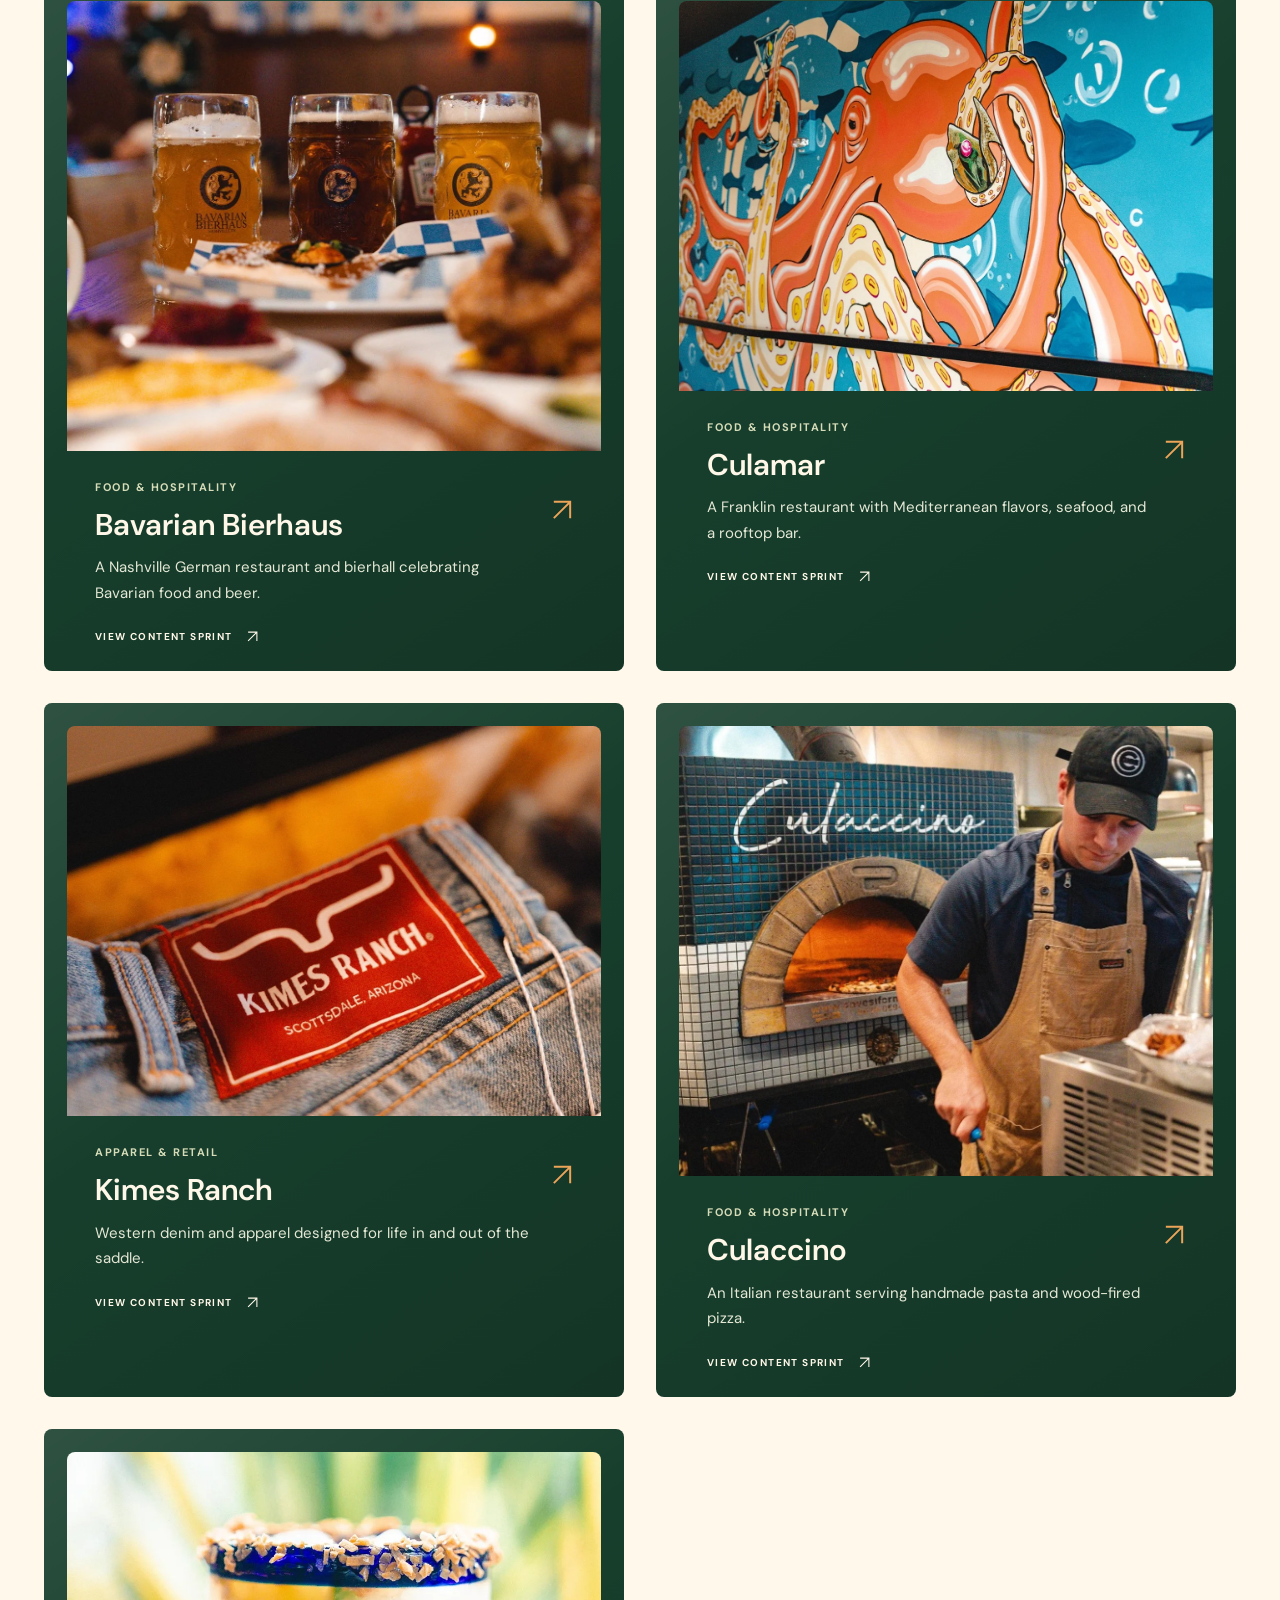
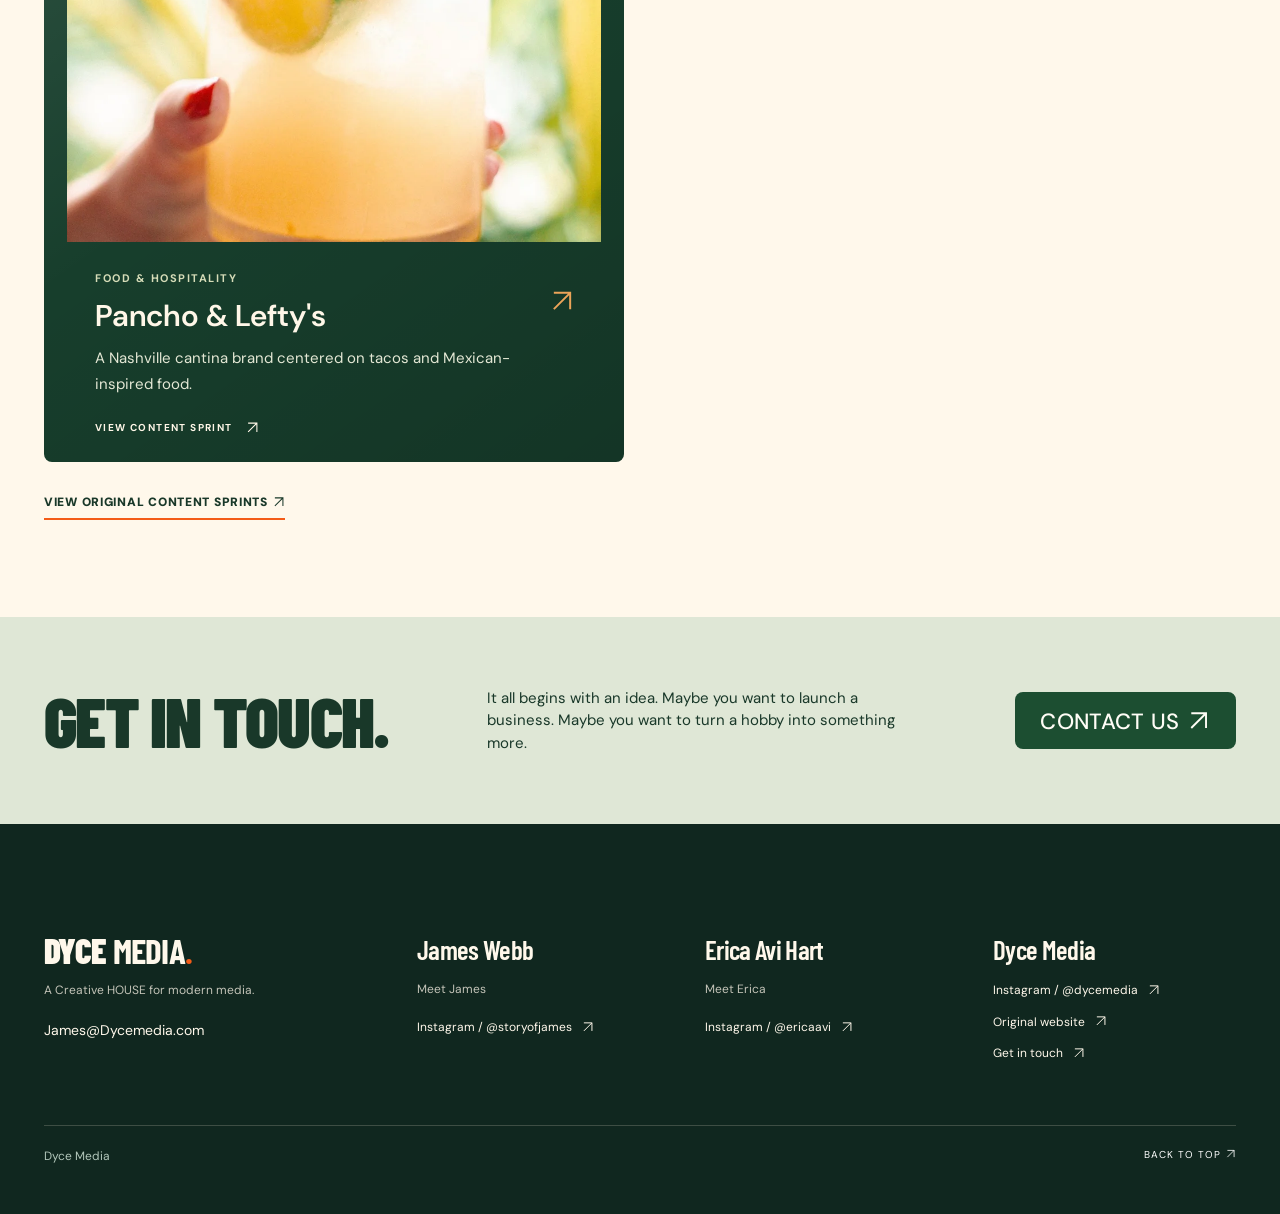
<file: social-media-sprints.html>
<!DOCTYPE html>

<html lang="en">
<head>
<meta charset="utf-8">
<meta content="width=device-width, initial-scale=1" name="viewport">
<meta content="#153d2c" name="theme-color">
<meta content="Dyce Media — A Creative HOUSE for modern media. For Journalist, Creators, & Founders." name="description">
<meta content="Dyce Media — A Creative HOUSE for modern media" property="og:title">
<meta content="For Journalist, Creators, & Founders" property="og:description">
<title>Social Media Sprints | Dyce Media</title>
<link href="https://fonts.googleapis.com" rel="preconnect">
<link crossorigin="" href="https://fonts.gstatic.com" rel="preconnect">
<link href="https://fonts.googleapis.com/css2?family=Barlow+Condensed:wght@500;600;700;800;900&family=DM+Sans:wght@400;500;600;700;800&display=swap" rel="stylesheet">
<link href="styles.css" rel="stylesheet">
<link rel="stylesheet" href="revision.css"><script type="module" src="assets/scenes.js"></script><link rel="stylesheet" href="night.css"></head>
<body>
<a class="skip-link" href="#main">Skip to content</a>
<div aria-hidden="true" class="top-progress" id="scrollProgress"></div>
<header class="site-header" id="siteHeader">
<a aria-label="Dyce Media home" class="wordmark" href="index.html">DYCE <strong>MEDIA<span>.</span></strong></a>
<button aria-controls="primaryNav" aria-expanded="false" aria-label="Toggle navigation" class="menu-toggle" id="menuToggle" type="button"><span></span><span></span></button>
<nav aria-label="Primary navigation" class="nav" id="primaryNav">
<a class="nav-link" href="index.html">Home</a>
<a class="nav-link" href="services.html">Services</a>
<a class="nav-link is-active" href="social-media-sprints.html">Social Media Sprints</a>
<a class="nav-link" href="our-brands.html">Our Brands</a>
<a class="nav-link" href="nashville-news.html">Nashville News</a><a class="nav-link" href="documentary.html">Documentary</a>
<a class="btn btn-small btn-outline nav-cta" href="contact.html">CONTACT US <span aria-hidden="true"><span class="icon-text"><svg class="ui-icon" aria-hidden="true" viewBox="0 0 24 24" fill="none" stroke="currentColor" stroke-width="1.8"><path d="M5 19 19 5M5 5h14v14" /></svg></span></span></a>
</nav>
</header>
<main class="page-main sprints-page" id="main"><section class="page-opening sprint-opening"><div class="container"><span class="page-kicker">DYCE MEDIA</span><h1>SOCIAL MEDIA<br>SPRINTS</h1><p>CLICK IMAGES to VIEW PROJECTS</p></div><div aria-hidden="true" class="sprint-track"><span>CONTENT SPRINTS</span><span>CONTENT SPRINTS</span><span>CONTENT SPRINTS</span></div></section>
<section class="section-pad sprint-work"><div class="container"><div class="section-heading"><div><span class="tag tag-orange">Social MEDIA</span><h2>Content Sprints</h2></div></div><div class="sprint-tile-grid"><a class="project-card" href="https://www.dycemedia.com/content-sprints/hattie" target="_blank" rel="noopener"><img src="assets/content-sprints-0.webp" alt="Hattie B's" loading="lazy"><div class="project-copy"><span class="project-index">FOOD &amp; HOSPITALITY</span><h3>Hattie B's</h3><svg class="ui-icon" aria-hidden="true" viewBox="0 0 24 24" fill="none" stroke="currentColor" stroke-width="1.7"><path d="M5 19 19 5M5 5h14v14" /></svg><p>Nashville hot chicken, Southern sides, and a bold restaurant brand.</p><span class="project-view">VIEW CONTENT SPRINT <svg class="ui-icon" aria-hidden="true" viewBox="0 0 24 24" fill="none" stroke="currentColor" stroke-width="1.7"><path d="M5 19 19 5M5 5h14v14" /></svg></span></div></a><a class="project-card" href="https://www.dycemedia.com/content-sprints/chuala" target="_blank" rel="noopener"><img src="assets/content-sprints-1.webp" alt="Chuala" loading="lazy"><div class="project-copy"><span class="project-index">BEVERAGES</span><h3>Chuala</h3><svg class="ui-icon" aria-hidden="true" viewBox="0 0 24 24" fill="none" stroke="currentColor" stroke-width="1.7"><path d="M5 19 19 5M5 5h14v14" /></svg><p>Craft tonic water made for cocktails, mocktails, and everyday mixing.</p><span class="project-view">VIEW CONTENT SPRINT <svg class="ui-icon" aria-hidden="true" viewBox="0 0 24 24" fill="none" stroke="currentColor" stroke-width="1.7"><path d="M5 19 19 5M5 5h14v14" /></svg></span></div></a><a class="project-card" href="https://www.dycemedia.com/content-sprints/bavarian-bierhaus" target="_blank" rel="noopener"><img src="assets/content-sprints-2.webp" alt="Bavarian Bierhaus" loading="lazy"><div class="project-copy"><span class="project-index">FOOD &amp; HOSPITALITY</span><h3>Bavarian Bierhaus</h3><svg class="ui-icon" aria-hidden="true" viewBox="0 0 24 24" fill="none" stroke="currentColor" stroke-width="1.7"><path d="M5 19 19 5M5 5h14v14" /></svg><p>A Nashville German restaurant and bierhall celebrating Bavarian food and beer.</p><span class="project-view">VIEW CONTENT SPRINT <svg class="ui-icon" aria-hidden="true" viewBox="0 0 24 24" fill="none" stroke="currentColor" stroke-width="1.7"><path d="M5 19 19 5M5 5h14v14" /></svg></span></div></a><a class="project-card" href="https://www.dycemedia.com/content-sprints/culamar" target="_blank" rel="noopener"><img src="assets/content-sprints-3.webp" alt="Culamar" loading="lazy"><div class="project-copy"><span class="project-index">FOOD &amp; HOSPITALITY</span><h3>Culamar</h3><svg class="ui-icon" aria-hidden="true" viewBox="0 0 24 24" fill="none" stroke="currentColor" stroke-width="1.7"><path d="M5 19 19 5M5 5h14v14" /></svg><p>A Franklin restaurant with Mediterranean flavors, seafood, and a rooftop bar.</p><span class="project-view">VIEW CONTENT SPRINT <svg class="ui-icon" aria-hidden="true" viewBox="0 0 24 24" fill="none" stroke="currentColor" stroke-width="1.7"><path d="M5 19 19 5M5 5h14v14" /></svg></span></div></a><a class="project-card" href="https://www.dycemedia.com/content-sprints/kimes-ranch" target="_blank" rel="noopener"><img src="assets/content-sprints-4.webp" alt="Kimes Ranch" loading="lazy"><div class="project-copy"><span class="project-index">APPAREL &amp; RETAIL</span><h3>Kimes Ranch</h3><svg class="ui-icon" aria-hidden="true" viewBox="0 0 24 24" fill="none" stroke="currentColor" stroke-width="1.7"><path d="M5 19 19 5M5 5h14v14" /></svg><p>Western denim and apparel designed for life in and out of the saddle.</p><span class="project-view">VIEW CONTENT SPRINT <svg class="ui-icon" aria-hidden="true" viewBox="0 0 24 24" fill="none" stroke="currentColor" stroke-width="1.7"><path d="M5 19 19 5M5 5h14v14" /></svg></span></div></a><a class="project-card" href="https://www.dycemedia.com/content-sprints/project-five-748cx-ecs2h" target="_blank" rel="noopener"><img src="assets/content-sprints-5.webp" alt="Culaccino" loading="lazy"><div class="project-copy"><span class="project-index">FOOD &amp; HOSPITALITY</span><h3>Culaccino</h3><svg class="ui-icon" aria-hidden="true" viewBox="0 0 24 24" fill="none" stroke="currentColor" stroke-width="1.7"><path d="M5 19 19 5M5 5h14v14" /></svg><p>An Italian restaurant serving handmade pasta and wood-fired pizza.</p><span class="project-view">VIEW CONTENT SPRINT <svg class="ui-icon" aria-hidden="true" viewBox="0 0 24 24" fill="none" stroke="currentColor" stroke-width="1.7"><path d="M5 19 19 5M5 5h14v14" /></svg></span></div></a><a class="project-card" href="https://www.dycemedia.com/content-sprints/pancho-leftys" target="_blank" rel="noopener"><img src="assets/content-sprints-6.webp" alt="Pancho & Lefty's" loading="lazy"><div class="project-copy"><span class="project-index">FOOD &amp; HOSPITALITY</span><h3>Pancho &amp; Lefty's</h3><svg class="ui-icon" aria-hidden="true" viewBox="0 0 24 24" fill="none" stroke="currentColor" stroke-width="1.7"><path d="M5 19 19 5M5 5h14v14" /></svg><p>A Nashville cantina brand centered on tacos and Mexican-inspired food.</p><span class="project-view">VIEW CONTENT SPRINT <svg class="ui-icon" aria-hidden="true" viewBox="0 0 24 24" fill="none" stroke="currentColor" stroke-width="1.7"><path d="M5 19 19 5M5 5h14v14" /></svg></span></div></a></div><p class="sprints-source-link"><a href="https://www.dycemedia.com/content-sprints" rel="noopener" target="_blank"><span class="icon-text">VIEW ORIGINAL CONTENT SPRINTS <svg class="ui-icon" aria-hidden="true" viewBox="0 0 24 24" fill="none" stroke="currentColor" stroke-width="1.8"><path d="M5 19 19 5M5 5h14v14" /></svg></span></a></p></div></section>
<section class="cta-strip"><div class="container"><h2>Get in touch.</h2><p>It all begins with an idea. Maybe you want to launch a business. Maybe you want to turn a hobby into something more.</p><a class="btn btn-dark" href="contact.html"><span class="icon-text">CONTACT US <svg class="ui-icon" aria-hidden="true" viewBox="0 0 24 24" fill="none" stroke="currentColor" stroke-width="1.8"><path d="M5 19 19 5M5 5h14v14" /></svg></span></a></div></section></main>
<footer class="site-footer"><div class="container footer-people"><div class="footer-intro"><a class="footer-wordmark" href="index.html">DYCE <strong>MEDIA<span>.</span></strong></a><p>A Creative HOUSE for modern media.</p><a class="footer-email" href="mailto:James@Dycemedia.com">James@Dycemedia.com</a></div><div><h3>James Webb</h3><p>Meet James</p><a href="https://www.instagram.com/storyofjames/" target="_blank" rel="noopener">Instagram / @storyofjames <svg class="ui-icon" aria-hidden="true" viewBox="0 0 24 24" fill="none" stroke="currentColor" stroke-width="1.7"><path d="M5 19 19 5M5 5h14v14" /></svg></a></div><div><h3>Erica Avi Hart</h3><p>Meet Erica</p><a href="https://www.instagram.com/ericaavi/" target="_blank" rel="noopener">Instagram / @ericaavi <svg class="ui-icon" aria-hidden="true" viewBox="0 0 24 24" fill="none" stroke="currentColor" stroke-width="1.7"><path d="M5 19 19 5M5 5h14v14" /></svg></a></div><div><h3>Dyce Media</h3><a href="https://www.instagram.com/dycemedia/" target="_blank" rel="noopener">Instagram / @dycemedia <svg class="ui-icon" aria-hidden="true" viewBox="0 0 24 24" fill="none" stroke="currentColor" stroke-width="1.7"><path d="M5 19 19 5M5 5h14v14" /></svg></a><a href="https://www.dycemedia.com/" target="_blank" rel="noopener">Original website <svg class="ui-icon" aria-hidden="true" viewBox="0 0 24 24" fill="none" stroke="currentColor" stroke-width="1.7"><path d="M5 19 19 5M5 5h14v14" /></svg></a><a href="contact.html">Get in touch <svg class="ui-icon" aria-hidden="true" viewBox="0 0 24 24" fill="none" stroke="currentColor" stroke-width="1.7"><path d="M5 19 19 5M5 5h14v14" /></svg></a></div></div><div class="container footer-bottom"><span>Dyce Media</span><a href="#main">BACK TO TOP <svg class="ui-icon" aria-hidden="true" viewBox="0 0 24 24" fill="none" stroke="currentColor" stroke-width="1.7"><path d="M5 19 19 5M5 5h14v14" /></svg></a></div></footer>
<dialog aria-label="Watch video" class="video-modal" id="videoModal"><button aria-label="Close video" class="video-close" id="videoClose" type="button"><span class="icon-text"><svg class="ui-icon" aria-hidden="true" viewBox="0 0 24 24" fill="none" stroke="currentColor" stroke-width="1.8"><path d="m6 6 12 12M6 18 18 6" /></svg></span></button><div class="video-frame" id="videoFrame"></div><div class="video-actions"><a href="#" id="videoYoutube" rel="noopener" target="_blank"><span class="icon-text">OPEN ON YOUTUBE <svg class="ui-icon" aria-hidden="true" viewBox="0 0 24 24" fill="none" stroke="currentColor" stroke-width="1.8"><path d="M5 19 19 5M5 5h14v14" /></svg></span></a></div></dialog>
<script defer src="script.js"></script>
</body>
</html>
</file>
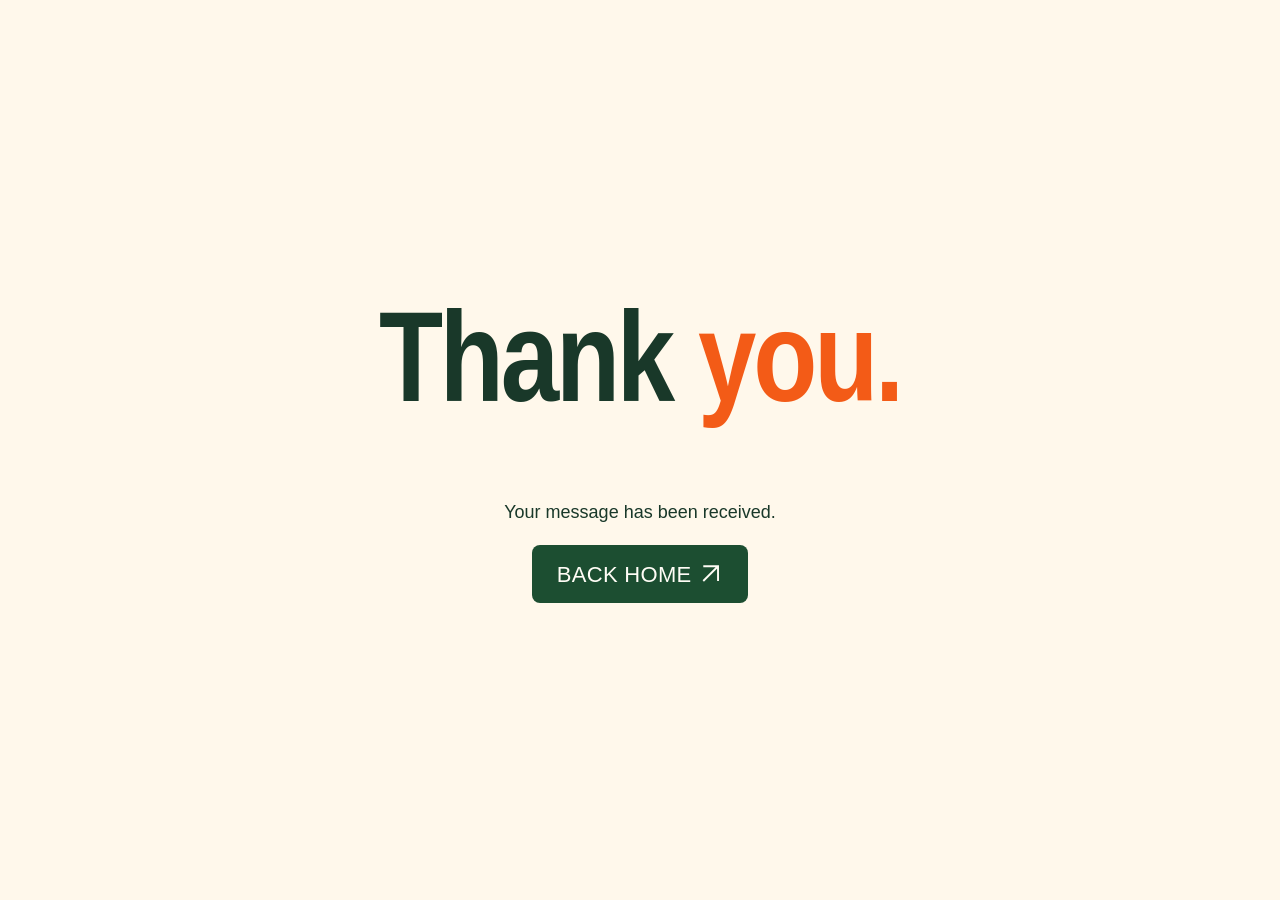
<file: thanks.html>
<!DOCTYPE html>
<html lang="en"><head><meta charset="utf-8"><meta content="width=device-width,initial-scale=1" name="viewport"><title>Thank you | Dyce Media</title><link href="styles.css" rel="stylesheet"><style>body{min-height:100svh;display:grid;place-items:center;text-align:center}.thanks{padding:24px}h1{font-size:clamp(64px,10vw,128px);line-height:.9}h1 em{color:var(--orange);font-style:normal}p{font-size:18px;line-height:1.6}</style><link rel="stylesheet" href="revision.css"><script type="module" src="assets/scenes.js"></script><link rel="stylesheet" href="night.css"></head><body><main class="thanks"><h1>Thank <em>you.</em></h1><p>Your message has been received.</p><a class="btn btn-dark" href="index.html"><span class="icon-text">BACK HOME <svg class="ui-icon" aria-hidden="true" viewBox="0 0 24 24" fill="none" stroke="currentColor" stroke-width="1.8"><path d="M5 19 19 5M5 5h14v14" /></svg></span></a></main></body></html>
</file>
<file: styles.css>
:root{--forest:#153e2e;--forest2:#0d2f24;--forest3:#255b42;--cream:#fcf6ea;--cream2:#f5ebda;--ink:#142b22;--orange:#f35b17;--orange2:#ff7928;--white:#fffdf6;--muted:#647068;--line:rgba(20,62,46,.18)}
*{box-sizing:border-box}html{scroll-behavior:smooth;scroll-padding-top:86px}body{margin:0;background:var(--cream);color:var(--ink);font-family:'DM Sans',Arial,sans-serif;font-size:16px;-webkit-font-smoothing:antialiased}body.modal-open{overflow:hidden}::selection{background:var(--orange);color:#fff}a{color:inherit;text-decoration:none}button,input,textarea{font:inherit}button{cursor:pointer}img{max-width:100%;display:block}h1,h2,h3,p{margin-top:0}h1,h2,h3{font-family:'Barlow Condensed','Nimbus Sans Narrow','Liberation Sans Narrow',Impact,sans-serif;font-weight:900;letter-spacing:-.025em}a:focus-visible,button:focus-visible,summary:focus-visible,input:focus-visible,textarea:focus-visible{outline:3px solid var(--orange);outline-offset:5px}.container{width:min(100% - 88px,1360px);margin-inline:auto}.section-pad{padding:clamp(78px,8.3vw,132px) 0}.hidden{position:absolute!important;left:-9999px!important;opacity:0!important}.skip-link{position:fixed;top:-100px;left:16px;z-index:200;background:var(--orange);color:white;padding:10px 16px}.skip-link:focus{top:10px}.top-progress{height:3px;position:fixed;top:0;left:0;background:var(--orange);width:0;z-index:101;transform-origin:left;pointer-events:none}
.site-header{height:90px;display:flex;align-items:center;justify-content:space-between;padding:0 max(44px,calc((100vw - 1360px)/2));position:sticky;top:0;z-index:90;background:rgba(252,246,234,.92);backdrop-filter:blur(18px);-webkit-backdrop-filter:blur(18px);border-bottom:1px solid rgba(23,62,44,.08);transition:height .25s,box-shadow .25s}.site-header.is-scrolled{height:75px;box-shadow:0 10px 40px rgba(23,46,30,.06)}.wordmark,.footer-wordmark{font:900 31px/1 'Barlow Condensed','Nimbus Sans Narrow','Liberation Sans Narrow',sans-serif;letter-spacing:-.02em;white-space:nowrap}.wordmark strong{font-weight:900;color:var(--forest)}.wordmark span,.footer-wordmark span{color:var(--orange)}.nav{display:flex;align-items:center;gap:clamp(14px,2.2vw,33px)}.nav-link{font-size:13px;font-weight:800;position:relative;transition:color .25s}.nav-link:after{content:'';position:absolute;left:0;right:100%;height:2px;background:var(--orange);bottom:-8px;transition:right .25s}.nav-link:hover,.nav-link.is-active{color:var(--orange)}.nav-link:hover:after,.nav-link.is-active:after{right:0}.nav-cta{margin-left:10px}.menu-toggle{display:none;border:0;background:transparent;width:44px;height:44px}.menu-toggle span{display:block;width:25px;height:2px;background:var(--forest);margin:6px auto;transition:transform .2s}
.btn{display:inline-flex;align-items:center;justify-content:center;gap:40px;min-height:52px;padding:15px 24px;border:1.5px solid transparent;border-radius:8px;font:800 15px 'DM Sans',sans-serif;letter-spacing:.02em;text-align:center;transition:background .2s,color .2s,transform .2s,box-shadow .2s;white-space:nowrap}.btn span{font-size:22px;font-weight:500;line-height:10px}.btn:hover{transform:translateY(-3px);box-shadow:0 10px 18px rgba(14,43,29,.09)}.btn-small{min-height:45px;padding:11px 19px;font-size:12px;border-radius:999px;gap:18px}.btn-outline{border-color:var(--forest);color:var(--forest);background:transparent}.btn-outline:hover{background:var(--forest);color:var(--white)}.btn-dark{background:var(--forest);color:var(--white)}.btn-dark:hover{background:var(--forest3)}.btn-orange{background:var(--orange);color:var(--white)}.btn-orange:hover{background:#d7470c}
/* Opening: generous empty space, with the exact approved illustrated cabin composition. */
.hero{position:relative;overflow:hidden;min-height:min(740px,calc(100svh - 90px));background:radial-gradient(ellipse at 78% 84%,#ffe7ce 0%,transparent 44%),var(--cream);display:flex;align-items:center}.hero-grain{position:absolute;inset:0;opacity:.25;pointer-events:none;background-image:url("data:image/svg+xml,%3Csvg viewBox='0 0 150 150' xmlns='http://www.w3.org/2000/svg'%3E%3Cfilter id='n'%3E%3CfeTurbulence type='fractalNoise' baseFrequency='.24' numOctaves='1' stitchTiles='stitch'/%3E%3C/filter%3E%3Crect width='100%25' height='100%25' filter='url(%23n)' opacity='.025'/%3E%3C/svg%3E")}.hero-inner{display:grid;grid-template-columns:1.13fr .87fr;align-items:center;position:relative;z-index:2;min-height:620px;padding-top:34px;padding-bottom:84px}.hero-copy{z-index:3;position:relative;padding:32px 0 10px;max-width:770px}.eyebrow{display:flex;align-items:center;gap:11px;color:var(--forest3);font-size:11px;letter-spacing:.22em;font-weight:800;margin-bottom:31px}.eyebrow-rule{display:inline-block;background:var(--orange);width:28px;height:3px;border-radius:5px}.hero h1{font-size:clamp(54px,5.75vw,101px);line-height:.99;max-width:1000px;text-transform:uppercase;color:var(--forest);margin-bottom:29px;letter-spacing:-.034em}.hero h1 em{color:var(--orange);font-style:normal;white-space:nowrap}.hero-line{display:block;white-space:nowrap}.hero-subtitle{font-size:clamp(17px,1.8vw,23px);letter-spacing:-.03em;margin-bottom:38px;color:var(--forest);font-weight:500}.hero-actions{display:flex;align-items:center;gap:34px;flex-wrap:wrap}.hero-actions .btn{min-height:59px;padding:16px 25px;min-width:205px}.quiet-link{font-size:12px;font-weight:800;letter-spacing:.04em;display:inline-flex;align-items:center;gap:12px;border-bottom:1px solid var(--forest);padding-bottom:7px}.quiet-link span{font-size:18px}.quiet-link:hover{color:var(--orange);border-color:var(--orange)}.credit{font-size:11px;opacity:.6;margin-top:42px;margin-bottom:0}.credit a{text-decoration:underline;text-underline-offset:3px}.hero-visual{position:relative;display:flex;align-items:center;justify-content:center;width:100%;min-height:550px;margin-left:-1%;pointer-events:none}.cabin-art{width:min(112%,660px);max-width:none;object-fit:contain;position:relative;z-index:2;filter:drop-shadow(1px 14px 17px rgba(84,49,15,.08));animation:slowfloat 7s ease-in-out infinite;transform-origin:50% 65%}.hero-halo{width:65%;height:38%;background:radial-gradient(ellipse,rgba(248,158,61,.18),transparent 68%);position:absolute;top:53%;left:27%;z-index:1;filter:blur(30px)}.visual-star{position:absolute;color:#fca34e;z-index:3;opacity:.7}.star-one{top:25%;right:10%;font-size:24px;animation:twinkle 4s ease-in-out infinite}.star-two{bottom:26%;left:8%;font-size:17px;animation:twinkle 6s ease-in-out infinite 1s}@keyframes slowfloat{0%,100%{transform:translateY(0)}50%{transform:translateY(-13px)}}@keyframes twinkle{50%{opacity:.23;transform:rotate(25deg) scale(.8)}}.scroll-indicator{position:absolute;z-index:4;bottom:28px;left:50%;transform:translateX(-50%);display:flex;align-items:center;gap:17px;color:var(--forest);font-size:10px;letter-spacing:.2em;font-weight:800}.scroll-line{width:40px;height:1px;background:var(--orange)}
.section-marquee{display:flex;align-items:center;justify-content:center;overflow:hidden;white-space:nowrap;gap:32px;background:var(--forest);color:var(--cream);padding:16px 22px;font:800 clamp(20px,2.2vw,33px)/1 'Barlow Condensed','Nimbus Sans Narrow','Liberation Sans Narrow',sans-serif;letter-spacing:.06em}.section-marquee span{flex:none}.little-asterisk{color:var(--orange);font-size:20px}
.tag{display:inline-flex;align-items:center;padding:9px 13px;font-size:11px;font-weight:800;letter-spacing:.08em}.tag-orange{background:var(--orange);color:var(--white);border-radius:3px}.tag-light{background:var(--cream);color:var(--forest);border-radius:3px}.tag-lined{border:1px solid rgba(255,255,255,.35);color:var(--cream);border-radius:4px}.intro-section{background:var(--cream2);position:relative;overflow:hidden}.intro-grid{display:grid;grid-template-columns:1.1fr .9fr;gap:clamp(40px,8vw,145px);align-items:center}.intro-left h2{font-size:clamp(56px,5.8vw,92px);line-height:.94;max-width:720px;text-transform:uppercase;margin:26px 0 0}.intro-left h2 em{font-style:normal;color:var(--orange)}.intro-right{padding-top:15px}.mini-index{display:flex;align-items:center;gap:13px;font-size:11px;letter-spacing:.17em;font-weight:800;color:var(--orange);margin-bottom:22px}.mini-index span{height:1px;width:33px;background:var(--orange)}.intro-right>p{font-size:clamp(20px,2.3vw,30px);line-height:1.5;letter-spacing:-.028em;max-width:585px;margin-bottom:40px}.inline-actions{display:flex;gap:30px;align-items:center;flex-wrap:wrap}.under-link{font-size:14px;font-weight:700;border-bottom:1px solid;padding-bottom:6px}.under-link:hover{color:var(--orange)}.intro-stat{font:800 clamp(16px,2vw,26px) 'Barlow Condensed','Nimbus Sans Narrow','Liberation Sans Narrow',sans-serif;letter-spacing:.035em;border-top:1px solid var(--line);padding-top:23px;margin-top:55px}.intro-stat strong{white-space:nowrap}.intro-stat span{color:var(--orange);padding:0 5px}.intro-symbol{margin-top:55px;display:inline-grid;place-items:center;width:92px;height:92px;position:relative}.rotating-ring{font-size:115px;line-height:1;color:var(--forest3);opacity:.8;animation:rotate 28s linear infinite}.symbol-middle{position:absolute;font:900 38px 'Barlow Condensed';color:var(--orange)}@keyframes rotate{to{transform:rotate(360deg)}}
.film-section{background:var(--forest2);color:var(--cream);position:relative}.film-section:before{content:'';position:absolute;right:0;top:0;width:300px;height:300px;background:radial-gradient(circle at 100% 0%,rgba(246,117,32,.1),transparent 70%);pointer-events:none}.section-heading{display:flex;align-items:end;justify-content:space-between;gap:28px;margin-bottom:38px}.section-heading h2{font-size:clamp(62px,7.5vw,112px);line-height:.95;margin:16px 0 0;text-transform:uppercase}.section-heading .tag{padding-left:0}.orange-dot{color:var(--orange)}.section-heading.on-dark h2{color:var(--cream)}.arrow-link{font-size:13px;font-weight:800;letter-spacing:.04em;border-bottom:2px solid var(--orange);padding-bottom:8px;white-space:nowrap;transition:transform .2s}.arrow-link:hover{transform:translateX(5px)}.arrow-link span{color:var(--orange);font-size:21px;padding-left:10px}.film-grid{display:grid;grid-template-columns:repeat(3,minmax(0,1fr));gap:22px}.film-card{min-width:0}.video-trigger{width:100%;background:#204638;padding:0;border:1px solid rgba(255,255,255,.2);border-radius:12px;overflow:hidden;position:relative;display:block;aspect-ratio:16/10;box-shadow:0 12px 36px rgba(0,0,0,.17);transition:transform .3s,box-shadow .3s}.video-trigger:hover{transform:translateY(-8px);box-shadow:0 25px 52px rgba(0,0,0,.25)}.video-trigger:after{content:'';position:absolute;inset:0;background:linear-gradient(180deg,transparent 45%,rgba(0,0,0,.36));pointer-events:none}.video-trigger img{width:100%;height:100%;object-fit:cover;transition:transform .55s,filter .55s;filter:saturate(.87)}.video-trigger:hover img{transform:scale(1.065);filter:saturate(1.1)}.film-play{position:absolute;z-index:2;top:50%;left:50%;transform:translate(-50%,-50%);background:var(--orange);color:var(--white);border-radius:50%;width:61px;height:61px;display:grid;place-items:center;font-size:17px;box-shadow:0 8px 26px rgba(0,0,0,.25);transition:background .2s,transform .2s;padding-left:3px}.video-trigger:hover .film-play{transform:translate(-50%,-50%) scale(1.15)}.film-hover{position:absolute;bottom:16px;left:18px;right:18px;z-index:3;display:flex;justify-content:space-between;align-items:center;font:800 14px 'Barlow Condensed','Nimbus Sans Narrow','Liberation Sans Narrow',sans-serif;letter-spacing:.08em;color:white;opacity:0;transform:translateY(10px);transition:opacity .3s,transform .3s}.video-trigger:hover .film-hover{opacity:1;transform:translateY(0)}.film-hover b{font:600 22px 'DM Sans'}.film-meta{display:flex;align-items:center;justify-content:space-between;font-size:11px;font-weight:800;margin-top:18px;letter-spacing:.055em}.film-number{color:#e9ede1}.film-meta a{color:#ff9a60}.film-meta a:hover{text-decoration:underline}.film-bottom-link{display:flex;justify-content:space-between;align-items:center;border-top:1px solid rgba(255,255,255,.18);padding-top:25px;margin-top:50px;max-width:100%;font-size:14px;color:#e3e8d9}.film-bottom-link span{color:var(--orange);font-size:24px}.film-bottom-link:hover{color:var(--white)}
.services-section{background:var(--cream)}.services-layout{display:grid;grid-template-columns:.68fr 1.32fr;gap:clamp(50px,9vw,155px);align-items:start}.services-sticky{position:sticky;top:125px}.services-sticky h2{font-size:clamp(75px,8vw,122px);line-height:.85;margin:24px 0 25px}.services-sticky em{font-style:normal;color:var(--orange)}.services-aside{font-size:11px;letter-spacing:.22em;font-weight:800;margin:10px 0 26px;color:var(--forest3)}.woodsy-divider{display:flex;align-items:center;gap:18px;color:var(--forest);height:70px}.woodsy-divider span{width:70px;height:2px;background:var(--orange)}.woodsy-divider svg{width:88px;height:44px;opacity:.5}.accordion{border-top:1px solid var(--line)}.accordion details{border-bottom:1px solid var(--line)}.accordion summary{display:grid;grid-template-columns:40px 1fr 25px;gap:15px;align-items:center;list-style:none;padding:23px 5px 23px 0;cursor:pointer;font:800 clamp(26px,3vw,44px)/1 'Barlow Condensed','Nimbus Sans Narrow','Liberation Sans Narrow',sans-serif;transition:color .2s}.accordion summary::-webkit-details-marker{display:none}.accordion summary:hover,.accordion details[open] summary{color:var(--orange)}.service-count{font:800 11px 'DM Sans';align-self:start;padding-top:4px;color:#8e998c}.plus{position:relative;width:24px;height:24px;display:block}.plus:before,.plus:after{content:'';position:absolute;background:currentColor;top:11px;left:3px;width:18px;height:2px}.plus:after{transform:rotate(90deg);transition:transform .2s}.accordion details[open] .plus:after{transform:rotate(0)}.accordion-content{padding:0 45px 20px 55px;color:#41594a}.accordion-content p{font-size:15px;line-height:1.8;max-width:690px;margin-bottom:18px}.accordion-content .subline{color:var(--orange);font-weight:800;margin-bottom:8px;font-size:12px;letter-spacing:.06em}
.sprints-section{background:#eae9dc}.sprints-section .section-heading{align-items:end}.section-subcopy{font-size:12px;letter-spacing:.12em;font-weight:800;margin:20px 0 0;color:var(--forest3)}.project-grid{display:grid;grid-template-columns:repeat(3,minmax(0,1fr));gap:18px}.project-card{min-height:265px;border-radius:12px;position:relative;overflow:hidden;padding:23px;display:flex;flex-direction:column;justify-content:space-between;isolation:isolate;transition:transform .3s,box-shadow .3s;background:var(--forest);color:var(--cream)}.project-card:before{content:'';position:absolute;inset:auto -40px -120px auto;width:320px;height:320px;border-radius:50%;background:var(--shape-color);opacity:.9;z-index:-1;transition:transform .4s}.project-card:after{content:'';position:absolute;inset:0;z-index:-1;background:linear-gradient(145deg,rgba(255,255,255,.1),transparent 45%,rgba(0,0,0,.15))}.project-card:hover{transform:translateY(-8px);box-shadow:0 20px 40px rgba(14,52,34,.13)}.project-card:hover:before{transform:scale(1.18) translate(-15px,-15px)}.project-a{--shape-color:#f87024}.project-b{--shape-color:#d0c091;background:#335b43}.project-c{--shape-color:#f3a847;background:#214532}.project-d{--shape-color:#88a995;background:#193b33}.project-e{--shape-color:#e8ad59;background:#214932}.project-f{--shape-color:#ea6b45;background:#2a4d3a}.project-index{font-size:11px;letter-spacing:.1em;font-weight:800}.project-center{font:900 clamp(37px,4vw,60px)/.93 'Barlow Condensed';max-width:280px;text-transform:uppercase;display:flex;align-items:flex-end;justify-content:space-between;gap:15px}.project-center>span{font:400 23px 'DM Sans'}.project-bottom{font-size:10px;font-weight:700;letter-spacing:.07em}.sprints-footer{display:flex;justify-content:space-between;margin-top:29px;border-top:1px solid var(--line);padding-top:20px;font-size:12px;letter-spacing:.05em;font-weight:800}.sprints-footer a{color:var(--orange)}
.contact-section{position:relative;background:var(--forest);color:var(--cream);overflow:hidden}.contact-section:before{content:'✳';position:absolute;right:-95px;bottom:-240px;font-size:750px;color:rgba(255,255,255,.018);line-height:1;pointer-events:none}.contact-grid{position:relative;display:grid;grid-template-columns:1fr 1fr;gap:clamp(45px,9vw,145px)}.contact-copy h2{font-size:clamp(88px,9vw,145px);line-height:.87;margin:29px 0 30px}.contact-copy h2 em{font-style:normal;color:var(--orange)}.contact-copy>p{font-size:clamp(19px,2.1vw,27px);line-height:1.55;max-width:520px;color:#e1e9db}.contact-email{display:grid;gap:10px;margin-top:75px}.contact-email>span{font-size:12px;letter-spacing:.14em;color:#cad7c6}.contact-email a{display:flex;gap:10px;align-items:center;font:800 clamp(23px,3vw,40px) 'Barlow Condensed';word-break:break-word}.contact-email a span{color:var(--orange)}.contact-email a:hover{color:var(--orange)}.contact-spark{font-size:120px;color:var(--orange);line-height:1;margin-top:25px;opacity:.8}.contact-form{background:var(--cream);color:var(--forest);padding:clamp(25px,3.4vw,50px);border-radius:13px;box-shadow:0 30px 80px rgba(0,0,0,.08)}.contact-form>label,.field-row label{display:grid;gap:9px;font-size:11px;font-weight:800;letter-spacing:.03em;margin-bottom:16px}.field-row{display:grid;grid-template-columns:1fr 1fr;gap:15px}.contact-form input:not([type=checkbox]),.contact-form textarea{background:#fffef8;border:1.5px solid rgba(31,77,56,.2);color:#153e2e;border-radius:5px;outline:0;width:100%;padding:13px 15px;font-size:14px;resize:vertical;transition:border-color .2s}.contact-form input:focus,.contact-form textarea:focus{border-color:var(--orange)}.contact-form fieldset{border:0;padding:0;margin:24px 0 18px;display:grid;grid-template-columns:1fr 1fr;gap:9px 20px}.contact-form legend{font-size:12px;font-weight:800;margin-bottom:12px}.contact-form fieldset label{font-size:11px;display:flex;align-items:center;gap:6px}.contact-form input[type=checkbox]{accent-color:var(--forest)}.form-submit{width:100%;display:flex;justify-content:space-between;margin-top:26px}.form-disclaimer{font-size:10px;line-height:1.5;color:#66796d;margin:13px 0 0}
.site-footer{background:#10271f;color:var(--cream);padding:44px 0 28px}.footer-top{display:flex;justify-content:space-between;align-items:center;gap:30px;padding-bottom:45px}.footer-wordmark{font-size:38px}.footer-links{display:flex;gap:28px}.footer-links a,.back-top{font-size:12px;font-weight:800;letter-spacing:.06em}.footer-links a:hover,.back-top:hover{color:var(--orange)}.footer-bottom{border-top:1px solid rgba(255,255,255,.2);padding-top:19px;display:flex;justify-content:space-between;gap:15px;color:#b2c6ba;font-size:12px}.footer-bottom a{color:#fff}.video-modal{border:0;max-width:min(94vw,1100px);width:100%;padding:0;background:var(--forest2);color:var(--cream);box-shadow:0 30px 100px rgba(0,0,0,.55);border-radius:12px;overflow:visible}.video-modal::backdrop{background:rgba(7,27,19,.88);backdrop-filter:blur(8px)}.video-frame{aspect-ratio:16/9}.video-frame iframe{width:100%;height:100%;display:block;border:0;background:#111}.video-close{position:absolute;right:0;top:-56px;background:var(--cream);color:var(--forest);border:0;border-radius:50%;width:42px;height:42px;font-size:30px}.video-actions{padding:13px 18px;display:flex;justify-content:flex-end;font-size:12px;font-weight:800}.video-actions a:hover{color:var(--orange)}.reveal{opacity:0;transform:translateY(24px);transition:opacity .75s ease,transform .75s cubic-bezier(.2,.7,.2,1)}.reveal.is-visible{opacity:1;transform:translateY(0)}
@media(max-width:1160px){.site-header{padding:0 28px}.nav{gap:16px}.hero-inner{grid-template-columns:1fr 0.84fr}.hero h1{font-size:clamp(51px,6.35vw,85px)}.hero-visual{margin-left:-9%}.film-grid{gap:15px}.project-center{font-size:44px}}
@media(max-width:900px){.container{width:min(100% - 48px,1360px)}.site-header{height:75px}.menu-toggle{display:block;z-index:93}.nav{display:none;position:absolute;left:0;right:0;top:100%;background:var(--cream);box-shadow:0 15px 30px rgba(13,47,36,.15);padding:25px 24px 35px;flex-direction:column;align-items:stretch;gap:19px}.nav.open{display:flex}.nav-cta{margin:0;width:max-content}.hero{min-height:auto}.hero-inner{grid-template-columns:1fr;min-height:auto;padding-top:68px;padding-bottom:66px}.hero-copy{max-width:730px}.hero h1{font-size:clamp(58px,11vw,95px)}.hero-visual{margin:0 auto;max-width:630px;min-height:440px;margin-top:10px}.cabin-art{width:100%}.scroll-indicator{display:none}.intro-grid{grid-template-columns:1fr;gap:35px}.intro-left h2{font-size:clamp(70px,10vw,100px);max-width:720px}.intro-right>p{max-width:750px}.intro-symbol{display:none}.services-layout{grid-template-columns:1fr;gap:40px}.services-sticky{position:static}.services-sticky h2{font-size:100px}.contact-grid{grid-template-columns:1fr}.contact-form{max-width:690px}.project-grid{grid-template-columns:repeat(2,1fr)}}
@media(max-width:640px){.container{width:calc(100% - 38px)}.site-header{padding:0 19px;height:69px}.wordmark{font-size:28px}.hero-inner{padding-top:40px;padding-bottom:47px}.hero-copy{padding:0}.eyebrow{margin-bottom:22px}.hero h1{font-size:clamp(52px,12.3vw,73px);line-height:.98;margin-bottom:21px;letter-spacing:-.03em}.hero h1 em{white-space:normal}.hero-line{white-space:normal}.hero-subtitle{font-size:18px;margin-bottom:27px}.hero-actions{gap:20px}.hero-actions .btn{min-width:185px;min-height:50px}.quiet-link{font-size:11px}.credit{margin-top:24px}.hero-visual{min-height:290px;margin-top:0;max-width:420px}.cabin-art{width:100%;animation-duration:9s}.star-one{right:12%;top:13%}.star-two{display:none}.section-pad{padding:68px 0}.section-marquee{font-size:23px;padding:13px 15px;gap:18px}.intro-left h2{font-size:clamp(57px,11vw,78px)}.intro-right>p{font-size:20px}.intro-stat{font-size:18px}.intro-stat strong{white-space:normal}.section-heading{align-items:start;flex-direction:column;margin-bottom:30px}.section-heading h2{font-size:clamp(61px,12vw,86px)}.film-grid{grid-template-columns:1fr;gap:35px}.video-trigger{aspect-ratio:16/9}.film-hover{opacity:1;transform:none}.film-bottom-link{font-size:12px;line-height:1.5}.services-sticky h2{font-size:88px}.accordion summary{grid-template-columns:23px 1fr 25px;font-size:31px;padding:19px 0;gap:10px}.service-count{font-size:9px}.accordion-content{padding:0 7px 12px 30px}.accordion-content p{font-size:14px}.project-grid{grid-template-columns:1fr}.project-card{min-height:220px}.project-center{font-size:54px}.contact-copy h2{font-size:100px}.contact-copy>p{font-size:20px}.contact-email{margin-top:45px}.contact-spark{display:none}.contact-form{padding:22px}.contact-form fieldset{grid-template-columns:1fr}.field-row{grid-template-columns:1fr;gap:0}.footer-top,.footer-bottom{flex-direction:column;align-items:start;gap:16px}.footer-top{padding-bottom:26px}.footer-links{flex-wrap:wrap}.video-close{right:2px}.film-section:before{display:none}}
@media(prefers-reduced-motion:reduce){html{scroll-behavior:auto}.reveal{opacity:1;transform:none;transition:none}.cabin-art,.rotating-ring,.visual-star{animation:none}.btn,.project-card,.video-trigger{transition:none}}

/* Keep the original Dyce Media statement together on desktop. */
.hero-first{display:block;white-space:nowrap}.hero-line{display:block;white-space:nowrap}@media(max-width:900px){.hero-first{white-space:normal}}@media(max-width:640px){.hero h1{font-size:clamp(44px,10.8vw,70px)}.hero-first,.hero-line{white-space:normal}}

@media(max-width:640px){.film-section .section-heading h2{font-size:clamp(46px,10.3vw,62px)}.section-marquee{max-width:100vw}}

/* V2: brighter pine green, orange accents; no decorative orange asterisks. */
:root{--forest:#1c4e31;--forest2:#103823;--forest3:#346b45;--cream:#fff8eb;--cream2:#f4eddf;--ink:#193829;--line:rgba(23,74,47,.2)}
body{background:var(--cream)}.site-header{background:rgba(255,248,235,.94)}
.site-header .nav{gap:clamp(12px,1.45vw,23px)}
.site-header .nav-link{font-size:12px;white-space:nowrap}
.site-header .btn-small{padding:10px 16px;min-height:41px;white-space:nowrap}
.site-header .wordmark{font-size:29px}
.section-marquee .marquee-rule{width:38px;height:2px;background:#f4b16d;flex:none}
.section-marquee span:not(.marquee-rule){margin-right:10px}
.cabin-spin-btn{pointer-events:auto;position:absolute;bottom:8%;right:7%;z-index:8;background:rgba(255,248,235,.86);color:var(--forest);border:1px solid rgba(23,75,44,.25);border-radius:100px;padding:11px 15px;font-size:12px;font-weight:800;letter-spacing:.045em;box-shadow:0 8px 20px rgba(44,40,12,.08);transition:transform .2s,background .2s}
.cabin-spin-btn:hover{transform:scale(1.04);background:#fff}.cabin-spin-btn span{font-size:17px;padding-left:8px}
.hero-visual .cabin-art.is-spinning{animation:cabinSpin 2.4s cubic-bezier(.55,.05,.2,1) both!important}
@keyframes cabinSpin{0%{transform:rotateY(0deg)}25%{transform:rotateY(80deg) translateY(-10px) scale(.96)}50%{transform:rotateY(180deg) scale(.93)}75%{transform:rotateY(270deg) translateY(-10px) scale(.96)}100%{transform:rotateY(360deg)}}
.hero-visual{perspective:1100px}.hero-visual .cabin-art{backface-visibility:visible}
/* Tiny persistent character — decorative, optional, unobtrusive. */
.story-buddy{position:fixed;right:14px;bottom:10px;width:105px;height:130px;z-index:89;pointer-events:none;opacity:0;transform:translateY(30px) scale(.92);transition:opacity .5s,transform .5s}
.story-buddy.is-ready{opacity:1;transform:translateY(0) scale(1)}.buddy-character{position:absolute;inset:6px 8px 0 0;transform-origin:center bottom;filter:drop-shadow(0 8px 13px rgba(32,57,36,.17))}.buddy-character svg{width:100%;height:100%}
.buddy-exit{position:absolute;right:0;top:8px;z-index:5;pointer-events:auto;background:#fff8eb;color:#366b4c;font-size:17px;line-height:22px;width:26px;height:26px;border:1px solid #cdd9c8;border-radius:99px;opacity:0;transition:opacity .2s}.story-buddy:hover .buddy-exit,.buddy-exit:focus-visible{opacity:1}
.story-buddy.is-hidden{display:none}.story-buddy.wave .buddy-wave-arm,.story-buddy.wave .buddy-wave-hand{transform-box:fill-box;transform-origin:8% 88%;animation:waveHand .7s ease-in-out 4 alternate}.story-buddy.hop .buddy-character{animation:buddyHop .65s ease-in-out 3}.story-buddy.peek .buddy-character{animation:buddyPeek 2.4s ease-in-out 1}.story-buddy.walk .buddy-leg{animation:buddyWalk .3s ease-in-out 7 alternate}.story-buddy.nod .buddy-character{animation:buddyNod .6s ease-in-out 2}
@keyframes waveHand{to{transform:rotate(33deg)}}@keyframes buddyHop{50%{transform:translateY(-24px) rotate(-5deg)}}@keyframes buddyPeek{0%,100%{transform:translateX(0)}50%{transform:translateX(65px) rotate(9deg)}}@keyframes buddyWalk{50%{transform:rotate(18deg)}}@keyframes buddyNod{50%{transform:rotate(7deg)}}
/* Small, original animated character scenes; no effect on text structure. */
.scene-treadmill{width:min(330px,100%);margin-top:28px;opacity:.96}.scene-treadmill svg{width:100%;height:auto;overflow:visible}.scene-treadmill .tread-belt{animation:runBelt .4s linear infinite}.scene-treadmill .run-leg,.scene-treadmill .run-arm{transform-box:fill-box;transform-origin:50% 0%;animation:runLeg .37s ease-in-out infinite alternate}.scene-treadmill .run-leg.two,.scene-treadmill .run-arm.two{animation-delay:-.185s}@keyframes runLeg{to{transform:rotate(22deg)}}@keyframes runBelt{to{stroke-dashoffset:-41}}
.film-section .container{position:relative}.scene-director{position:absolute;right:8%;top:-59px;width:128px;z-index:3;filter:drop-shadow(0 5px 7px rgba(0,0,0,.18));pointer-events:none}.scene-director svg{display:block;width:100%;height:auto}.scene-director .direct-arm{transform-box:fill-box;transform-origin:10% 80%;animation:waveHand 2.8s ease-in-out infinite alternate}
/* Standalone pages. Each top-level navigation item routes to a real page. */
.page-main{min-height:65vh}.page-opening{min-height:370px;display:flex;align-items:center;padding:90px 0 80px;position:relative;overflow:hidden;background:var(--cream)}
.page-opening h1{font-size:clamp(78px,11.4vw,185px);line-height:.84;text-transform:uppercase;margin:26px 0;letter-spacing:-.038em;color:var(--forest)}
.page-opening p{font-size:clamp(18px,1.9vw,26px);max-width:780px;line-height:1.5;margin:0;color:var(--forest)}
.page-kicker{font-size:12px;font-weight:800;letter-spacing:.24em;color:var(--forest3)}
.page-opening-service{background:linear-gradient(111deg,#fff8eb 48%,#e7eedf 100%);min-height:365px}
.page-opening-service:after{content:'';position:absolute;width:170px;height:170px;right:8%;top:46%;border-radius:22px;border:2px solid rgba(28,78,49,.18);transform:rotate(25deg)}
.editorial-grid{display:grid;grid-template-columns:.9fr 1.1fr;gap:80px}.editorial-grid h2{font-size:clamp(70px,8vw,120px);text-transform:uppercase;line-height:.9;margin-top:26px;max-width:560px}.editorial-grid>div:last-child{padding-top:36px}.editorial-grid p{font-size:clamp(18px,2vw,28px);line-height:1.47;max-width:630px;letter-spacing:-.023em;margin-bottom:28px}
.page-film-strip{background:var(--forest);color:#fff8eb}.page-film-strip h2,.photography-section h2,.brand-section h2{font-size:clamp(65px,9vw,133px);line-height:.9;margin:20px 0 24px;text-transform:uppercase}.page-film-strip>div>p,.photography-section>div>p{font-size:clamp(19px,2.15vw,29px);max-width:860px;line-height:1.4}
.credits-grid{display:grid;grid-template-columns:repeat(3,minmax(0,1fr));gap:17px;margin:35px 0 32px}.credits-grid span{padding-top:17px;border-top:1px solid rgba(255,255,255,.4);font-weight:700;font-size:15px;line-height:1.5}.btn-light{background:#fff8eb;color:var(--forest)}
.photography-section{background:#f2ede4}.photo-gallery{display:grid;grid-template-columns:repeat(5,minmax(0,1fr));gap:13px;margin-top:32px}.photo-card{background:#dddacc;min-height:220px;overflow:hidden;margin:0;position:relative;border-radius:6px}.photo-card:nth-child(2n){margin-top:34px}.photo-card img{width:100%;height:270px;object-fit:cover}.photo-card figcaption{font-size:10px;padding:10px 9px;color:#20442f;font-weight:700;line-height:1.4}.photo-card.image-unavailable{background:linear-gradient(155deg,#dbe6d4,#bdccae)}.photo-card.image-unavailable:before{content:'DYCE MEDIA';position:absolute;left:18px;top:120px;font:900 25px 'Barlow Condensed';color:#326346;opacity:.6;transform:rotate(-90deg);transform-origin:left top}.photo-card.image-unavailable img{visibility:hidden}
.services-page .services-section{background:var(--cream)}
/* Brighter, street-influenced sprint page, without changing the original work/case titles. */
.sprint-opening{min-height:440px;background:#e9e9d7;border-bottom:8px solid var(--forest);padding-bottom:115px}.sprint-opening:before{content:'';position:absolute;right:-90px;top:0;width:32%;height:120%;background:#fac573;transform:skewX(-16deg)}.sprint-opening:after{content:'';position:absolute;right:9%;top:-40%;width:7%;height:175%;background:#d7e1c4;transform:skewX(-16deg)}.sprint-opening .container{position:relative;z-index:2}.sprint-opening h1{color:var(--forest);font-size:clamp(77px,11vw,175px)}.sprint-opening p{font-size:11px;letter-spacing:.22em;font-weight:800}
.sprint-track{position:absolute;left:-2%;bottom:0;background:#1a4d31;color:#fff8eb;display:flex;gap:80px;transform:rotate(-1.5deg);width:105%;padding:13px 60px;white-space:nowrap;font:900 30px 'Barlow Condensed';letter-spacing:.04em;z-index:2}
.sprint-work{background:var(--cream)}.sprint-tile-grid{display:grid;grid-template-columns:repeat(2,minmax(0,1fr));gap:16px}.sprint-tile{position:relative;min-height:345px;background:#e9eadd;color:#193e2c;border-radius:10px;overflow:hidden;padding:24px 28px;display:flex;flex-direction:column;justify-content:space-between;border:2px solid var(--forest);transition:transform .3s,box-shadow .3s}.sprint-tile:hover{transform:translateY(-7px);box-shadow:9px 10px 0 #bdcbaa}.sprint-tile strong{font:900 clamp(47px,5.7vw,92px)/.94 'Barlow Condensed';max-width:430px;text-transform:uppercase;position:relative;z-index:2}.sprint-tile:after{content:'';position:absolute;width:240px;height:240px;background:#ffb475;border-radius:28%;right:-80px;top:-80px;transform:rotate(-32deg);opacity:.46}.sprint-style-1{background:#d8ecd3}.sprint-style-2{background:#ebdbc3}.sprint-style-3{background:#d8ded5}.sprint-style-1:after{background:#e87a32}.sprint-style-2:after{background:#c3bd78}.sprint-style-3:after{background:#f2bc7a}.sprint-no{font-size:11px;font-weight:900;letter-spacing:.15em}.sprint-under{font-size:13px;font-weight:700}.sprint-arrow{position:absolute;right:28px;bottom:23px;font-size:29px;color:#d3611c}.cta-strip{padding:70px 0;background:#dfe7d6}.cta-strip .container{display:flex;align-items:center;justify-content:space-between;gap:40px}.cta-strip h2{font-size:70px;line-height:.9;margin:0;text-transform:uppercase}.cta-strip p{max-width:430px;line-height:1.5;margin:0;font-size:15px}
.documentary-opening{background:linear-gradient(110deg,#1d5133,#123820);min-height:380px}.documentary-opening h1,.documentary-opening .page-kicker,.documentary-opening p{color:#fff8eb}.documentary-page .film-section{padding-top:75px}.documentary-page .film-section h2{font-size:70px}.documentary-page .film-section .scene-director{top:-160px;right:10%;width:145px}.more-docs h2{font-size:clamp(60px,8vw,110px);text-transform:uppercase}.more-docs{background:#f5ead5}
.brand-opening{background:#e4ebd8}.brand-section{background:var(--cream)}.brand-list{border-top:2px solid var(--forest);margin:25px 0 40px}.brand-tile{border-bottom:1px solid rgba(20,62,46,.25);padding:22px 5px;display:grid;grid-template-columns:85px 1fr;align-items:center;gap:15px}.brand-tile span{font-size:11px;font-weight:800;color:var(--forest3)}.brand-tile h3{font-size:clamp(29px,3.2vw,47px);margin:0;text-transform:uppercase}.brand-more{font-size:24px;font-weight:800}.text-arrow{display:inline-block;border-bottom:2px solid var(--orange);font-size:12px;font-weight:900;letter-spacing:.08em;padding-bottom:9px}
.news-opening{background:linear-gradient(125deg,#113321,#1d583a);padding-bottom:90px;min-height:430px}.news-opening h1,.news-opening .page-kicker{color:#fff9e9}.news-header-layout{display:grid;grid-template-columns:1fr auto;align-items:end;gap:24px}.news-rule{font-size:14px;color:#fff9e9;border-top:1px solid rgba(255,255,255,.35);padding-top:20px;display:flex;align-items:center;gap:13px;margin-bottom:24px}.news-live-dot{width:9px;height:9px;background:#f3934e;border-radius:100%;box-shadow:0 0 0 7px rgba(243,147,78,.12)}.news-showcase{background:#f3ebdf}.news-showcase .section-heading h2{font-size:clamp(56px,7.5vw,105px);max-width:900px}.news-feature{display:grid;grid-template-columns:1.3fr .7fr;background:#fff8ec;gap:30px;padding:15px;margin:25px 0 30px;border-radius:8px}.news-feature .video-trigger{aspect-ratio:16/9}.news-feature-copy{display:flex;flex-direction:column;justify-content:space-between;padding:30px 20px}.news-feature-copy p{font-size:clamp(21px,2.4vw,30px);line-height:1.4}
.contact-opening{background:#e9f0e4;min-height:330px}.contact-opening h1{font-size:clamp(65px,8.8vw,150px)}
@media(max-width:1200px){.site-header .nav{gap:12px}.site-header .nav-link{font-size:11px}.site-header .wordmark{font-size:27px}.site-header .nav-cta{padding:10px 12px}}
@media(max-width:900px){.site-header .nav{gap:19px}.site-header .nav-link{font-size:14px}.page-opening{min-height:310px;padding:80px 0 55px}.page-opening h1{font-size:clamp(70px,13vw,115px)}.editorial-grid{grid-template-columns:1fr;gap:20px}.editorial-grid>div:last-child{padding-top:0}.credits-grid{grid-template-columns:1fr}.photo-gallery{grid-template-columns:repeat(3,1fr)}.cta-strip .container{flex-direction:column;align-items:start}.news-header-layout{grid-template-columns:1fr}.news-feature{grid-template-columns:1fr}.news-feature-copy{padding:5px 10px 15px}.scene-director{right:6%}}
@media(max-width:640px){.page-opening{min-height:270px;padding:58px 0 44px}.page-opening h1{font-size:clamp(62px,15.5vw,95px)}.page-opening p{font-size:18px}.sprint-opening{padding-bottom:102px}.sprint-opening h1{font-size:clamp(63px,15vw,95px)}.sprint-track{font-size:22px}.sprint-tile-grid{grid-template-columns:1fr}.sprint-tile{min-height:270px}.sprint-tile strong{font-size:59px}.photo-gallery{grid-template-columns:repeat(2,1fr)}.photo-card:nth-child(2n){margin-top:15px}.photo-card img{height:215px}.page-film-strip h2,.photography-section h2,.brand-section h2{font-size:72px}.brand-tile{grid-template-columns:35px 1fr}.brand-tile h3{font-size:31px}.scene-treadmill{width:250px}.scene-director{width:80px;right:5%;top:-37px}.story-buddy{width:75px;height:100px;right:1px;bottom:3px}.story-buddy .buddy-exit{opacity:.6}.cabin-spin-btn{right:5%;bottom:12%;padding:9px 12px}.news-showcase .section-heading h2{font-size:48px}.cta-strip h2{font-size:55px}}
@media(prefers-reduced-motion:reduce){.story-buddy,.scene-treadmill *, .scene-director *, .cabin-art.is-spinning{animation:none!important;transition:none!important}.story-buddy{opacity:1;transform:none}}
@media(max-width:640px){
 .page-film-strip h2,.photography-section h2{font-size:clamp(42px,14.5vw,60px);overflow-wrap:normal}
 .page-main .contact-section .contact-copy h2{font-size:clamp(59px,16vw,75px)}
 .page-main .contact-section .contact-copy{min-width:0}
}
.sprints-source-link{margin:32px 0 0;font-size:12px;font-weight:900;letter-spacing:.06em}.sprints-source-link a{border-bottom:2px solid var(--orange);padding-bottom:8px}.sprint-tile:not(a){cursor:default}.sprint-tile:not(a):hover{transform:none;box-shadow:none}
</file>
<file: revision.css>
.ui-icon{display:inline-block;width:1.15em;height:1.15em;vertical-align:-.18em;flex-shrink:0}.icon-text{display:inline}.hero-visual{pointer-events:auto;min-height:540px;isolation:isolate;margin:0}.model-sun{position:absolute;width:83%;aspect-ratio:1;border-radius:50%;background:#ed8b38;top:3%;left:9%;z-index:-1;box-shadow:inset -20px -15px 50px #bd61251a}.cabin-model{width:115%;height:540px;position:relative;flex-shrink:0;touch-action:pan-y;cursor:grab}.cabin-model:active{cursor:grabbing}[data-model] canvas{display:block;width:100%;height:100%}.model-controls{position:absolute;bottom:0;left:12%;right:8%;display:flex;justify-content:space-between;align-items:center;font-size:10px;letter-spacing:2px;font-weight:700}.model-controls button{background:#f8f1dfcc;cursor:pointer}.story-buddy{width:125px;height:150px;right:12px;bottom:5px}.buddy-character,.mascot-model{width:100%;height:100%;animation:none!important}.buddy-exit{pointer-events:auto;opacity:.65;z-index:2}.contact-section{background:linear-gradient(90deg,rgba(10,32,24,.93),rgba(10,32,24,.63)),url('assets/home-0.webp') center/cover!important}.contact-section:before{content:none!important}.contact-section .container{position:relative}.page-opening{position:relative;overflow:hidden}.page-opening h1{max-width:100%;overflow-wrap:normal}.page-opening:after{content:'';position:absolute;width:280px;height:280px;right:-110px;top:-140px;border:1px solid currentColor;border-radius:50%;opacity:.2;pointer-events:none}.service-mosaic{display:grid;grid-template-columns:1.25fr 1fr .7fr;gap:18px;margin-top:38px;height:300px}.service-mosaic img{width:100%;height:100%;object-fit:cover;border-radius:8px}.service-mosaic img:nth-child(2){transform:translateY(25px)}.page-opening-service{padding-bottom:80px}.sprint-tile-grid{display:grid;grid-template-columns:repeat(2,minmax(0,1fr));gap:32px}.project-card{display:block;position:relative;overflow:hidden;text-decoration:none;color:var(--forest);border-bottom:1px solid #1c422a44;padding-bottom:22px}.project-card>img{width:100%;height:390px;object-fit:cover;display:block;transition:transform .45s;border-radius:8px}.project-card:nth-child(3n)>img{height:450px}.project-card:hover>img{transform:scale(1.025)}.project-card>div{position:relative;padding-top:22px}.project-card h3{font-family:'Barlow Condensed',sans-serif;font-size:42px;line-height:1.05;margin:9px 0 0}.project-card .ui-icon{position:absolute;right:0;top:32px;width:28px;height:28px}.project-index{font-size:10px;letter-spacing:2px;font-weight:700}.brand-world{padding-top:40px;padding-bottom:40px}.brand-tabs{display:flex;border-bottom:1px solid #153d2c44;margin-bottom:30px;gap:32px}.brand-tabs button{border:0;border-bottom:3px solid transparent;padding:20px 0;background:none;font:700 14px 'DM Sans',sans-serif;color:#526451;cursor:pointer}.brand-tabs button[aria-selected=true]{border-color:#e98432;color:#153d2c}.brand-panel{display:grid;grid-template-columns:1fr 1fr;background:#eae7d7;min-height:520px;border-radius:10px;overflow:hidden}.brand-panel[hidden]{display:none}.brand-photo{position:relative;overflow:hidden;background:#243d30}.brand-photo img{width:100%;height:100%;min-height:520px;object-fit:cover;object-position:center 25%;display:block}.brand-photo:after{content:'';position:absolute;inset:45% 0 0;background:linear-gradient(transparent,#102b23e6)}.brand-photo>span{position:absolute;bottom:28px;left:30px;font:800 clamp(50px,6vw,88px)/.85 'Barlow Condensed',sans-serif;color:#fff5df;z-index:1}.brand-story{padding:50px 42px;display:flex;flex-direction:column;align-items:flex-start;justify-content:center;gap:24px}.brand-story h2{font-size:clamp(44px,5vw,68px);margin:0;line-height:.95}.brand-story p{line-height:1.7}.brand-socials{width:100%;display:grid;gap:16px}.brand-socials a{display:flex;justify-content:space-between;border-bottom:1px solid #153d2c33;padding-bottom:15px;font-weight:700}.brand-list{display:grid;grid-template-columns:1fr 1fr;gap:0 40px}.brand-tile{background:transparent!important;border:0!important;border-bottom:1px solid #153d2c33!important;border-radius:0!important;padding:28px 0!important;min-height:0!important}.brand-tile h3{font-size:28px!important}.news-editorial{display:grid;grid-template-columns:1.1fr .9fr;gap:65px;align-items:center}.news-editorial h2{font-size:clamp(48px,6vw,80px);line-height:.95;margin:25px 0}.news-editorial p{line-height:1.75;margin:20px 0}.news-editorial>img{width:100%;height:560px;object-fit:cover;border-radius:8px}.team-heading{margin-top:100px}.team-heading h2{font-size:64px}.team-grid{display:grid;grid-template-columns:repeat(3,1fr);gap:25px;margin-top:35px}.team-grid figure{margin:0}.team-grid img{width:100%;height:360px;object-fit:cover;object-position:top;border-radius:8px}.team-grid figcaption{font:700 30px 'Barlow Condensed',sans-serif;padding:15px 0}.join-news{background:#153d2c;color:#fff5e4;padding:55px;border-radius:8px;margin-top:65px}.join-news h2{font-size:60px}.join-news p{max-width:680px;margin:20px 0 30px;line-height:1.7}.documentary-strip{display:grid;grid-template-columns:repeat(3,1fr);gap:18px;margin:40px auto 0;max-width:1320px;padding:0 30px}.documentary-strip img{width:100%;aspect-ratio:16/9;object-fit:cover;border-radius:5px}.photo-gallery{gap:20px}.photo-card{border-radius:8px}.brand-opening,.news-opening{padding-bottom:60px}.model-fallback{padding:100px 35px;font-size:35px}.nav{gap:16px}.nav-link{font-size:11px}
@media(max-width:1000px){.hero-visual{min-height:440px}.cabin-model{height:440px;width:100%}.brand-story{padding:35px 25px}.news-editorial{gap:30px}.team-grid img{height:280px}.project-card>img,.project-card:nth-child(3n)>img{height:320px}}
@media(max-width:650px){.hero-visual{min-height:345px;max-width:100%;margin:10px auto 15px}.cabin-model{height:345px;width:110%}.model-sun{width:75%;left:12%;top:0}.model-controls{bottom:-10px;left:5%;right:5%;font-size:9px}.model-controls button{padding:9px 13px}.story-buddy{width:95px;height:118px;right:3px}.sprint-tile-grid{grid-template-columns:1fr;gap:30px}.project-card>img,.project-card:nth-child(3n)>img{height:350px}.project-card h3{font-size:36px}.brand-panel{grid-template-columns:1fr}.brand-photo img{height:390px;min-height:0}.brand-story{padding:35px 25px}.brand-tabs{gap:22px}.brand-tabs button{font-size:12px;text-align:left}.brand-list{grid-template-columns:1fr}.service-mosaic{height:220px;gap:10px;grid-template-columns:1fr 1fr}.service-mosaic img:last-child{display:none}.service-mosaic img:nth-child(2){transform:translateY(15px)}.news-editorial{grid-template-columns:1fr}.news-editorial>img{height:420px}.team-grid{grid-template-columns:1fr}.team-grid img{height:420px}.join-news{padding:30px 25px}.join-news h2{font-size:45px}.documentary-strip{gap:8px;padding:0 20px}.documentary-strip img{aspect-ratio:3/4}.page-opening h1{font-size:clamp(55px,14vw,82px)}.brand-world{padding-top:15px}.team-heading{margin-top:60px}}
@media(prefers-reduced-motion:reduce){.project-card>img{transition:none}}

[data-model]>svg{display:block;width:100%;height:100%;background:transparent!important}
@media(max-width:650px){.brand-section h2{font-size:52px}.brand-tile h3{overflow-wrap:anywhere}.brand-tile{min-width:0}.brand-world,.brand-story{min-width:0}}
</file>
<file: night.css>
/* Final evening revision: preserve the approved palette and sprint layout. */
.model-controls{left:4%;right:0;bottom:-12px;gap:12px;flex-wrap:wrap}.model-controls>span{font-size:9px;letter-spacing:1.3px}.motion-toggle{border:0;background:none;border-bottom:1px solid #234b3555;font:700 9px 'DM Sans',sans-serif;letter-spacing:1px;color:#234b35;padding:9px 0;cursor:pointer}.cabin-model{filter:drop-shadow(0 25px 16px #55452618)}.activity-scene{margin:28px 0 0;max-width:450px}.activity-scene [data-model]{height:310px;width:100%;filter:drop-shadow(0 13px 10px #153d2c15)}.activity-scene figcaption{font-size:11px;letter-spacing:1px;color:#536345;text-align:center}.director-scene{float:right;width:300px;margin-top:-75px;position:relative;z-index:1;text-align:center}.director-scene [data-model]{height:255px}.director-scene>span{font-size:9px;letter-spacing:2px;color:#e9e4ca}.film-section .section-heading{min-height:160px}.story-buddy{width:105px;height:135px}.mascot-model{filter:drop-shadow(0 5px 4px #153d2c20)}
/* Complete images sit inside understated phone silhouettes. */
.service-mosaic{height:auto;grid-template-columns:repeat(3,minmax(0,1fr));gap:35px;max-width:900px;margin:45px auto 0;align-items:start}.phone-shell{position:relative;background:#131b16;border:7px solid #202c24;border-radius:35px;padding:28px 7px 20px;box-shadow:0 20px 35px #142f2520,0 0 0 1px #858d7a;aspect-ratio:9/18.5;overflow:hidden;display:flex;align-items:center;justify-content:center;isolation:isolate}.phone-shell:after{content:'';position:absolute;bottom:7px;left:36%;width:28%;height:3px;border-radius:5px;background:#cad0bc}.phone-speaker{position:absolute;top:8px;width:29%;height:9px;border-radius:20px;background:#060a07;left:35.5%;z-index:2}.service-mosaic .phone-shell:nth-child(2){margin-top:35px}.service-mosaic img,.photo-gallery .phone-shell img{width:100%!important;height:100%!important;object-fit:contain!important;transform:none!important;border-radius:6px;display:block;position:static!important}.service-mosaic .phone-shell:last-child{display:flex}.service-mosaic img:last-child{display:block}.photo-gallery{display:grid!important;grid-template-columns:repeat(4,minmax(0,1fr))!important;gap:45px 30px!important;align-items:start}.photo-card{margin:0!important;border:0!important;background:none!important;overflow:visible!important;grid-column:auto!important;grid-row:auto!important;aspect-ratio:auto!important;min-height:0!important;box-shadow:none!important}.photo-card:nth-child(even){padding-top:35px}.photo-card .phone-shell{width:100%}.photo-card figcaption{position:static!important;background:none!important;color:#254332!important;font:500 12px/1.5 'DM Sans',sans-serif!important;padding:18px 4px!important;text-align:center;opacity:1!important;transform:none!important}.photography-section>div>p{margin-bottom:42px}.page-opening-service{padding-bottom:65px}.editorial a{text-decoration:underline;text-underline-offset:4px}
/* Preserve sprint photos; add compact business context below them. */
.project-card{border:0;padding-bottom:0;border-radius:8px;background:#173e2c;color:#fff7e8}.project-card>img{border-radius:8px 8px 0 0}.project-card>div.project-copy{padding:24px 28px 26px;min-height:215px}.project-index{color:#d6dcb8}.project-card h3{font-size:39px;color:#fff7e8;margin:10px 38px 12px 0}.project-copy p{font-size:14px;line-height:1.65;max-width:440px;margin:0 0 18px;color:#e4e8d5}.project-copy>.ui-icon{right:25px;top:45px;color:#eca459}.project-view{font-size:10px;font-weight:700;letter-spacing:1.4px;display:inline-flex;align-items:center;gap:12px}.project-view .ui-icon{position:static;width:15px;height:15px}
/* Actual portraits, with every edge visible. */
.news-editorial>img,.team-grid img{height:auto!important;max-height:none!important;width:100%;object-fit:contain!important;background:#e6e9dd;display:block}.team-grid{align-items:start}.team-grid figcaption{display:flex;flex-direction:column;gap:12px}.team-grid figcaption strong{font-size:30px}.team-grid figcaption a{font:600 12px 'DM Sans',sans-serif;display:flex;justify-content:space-between;border-top:1px solid #153d2c22;padding-top:12px}.news-social-section{margin-top:85px;padding:45px 0;border-top:1px solid #153d2c44;border-bottom:1px solid #153d2c44}.news-social-section h2{font-size:clamp(40px,5vw,68px);line-height:1;margin:25px 0}.social-link-row{display:flex;gap:20px;flex-wrap:wrap}.social-link-row a{font-size:14px;border-bottom:1px solid currentColor;padding:12px 0;display:inline-flex;align-items:center;gap:20px}.news-social-section p{margin-top:28px;font-size:14px}.news-social-section p>a{text-decoration:underline}.brand-list{grid-template-columns:repeat(4,minmax(0,1fr));gap:30px;border:0}.brand-tile{display:block!important;padding:0 0 20px!important}.brand-tile>img{width:100%;height:300px;object-fit:contain;background:#e5e6da;border-radius:6px;display:block;margin-bottom:18px}.brand-tile>span{display:block;margin-bottom:8px}.brand-tile h3{font-size:25px!important;line-height:1.1}.verified-film-title{font:600 25px/1.1 'Barlow Condensed',sans-serif;margin:17px 0;color:inherit;max-width:95%}.film-card{height:auto}.film-card .film-meta{position:static}
.footer-people{display:grid;grid-template-columns:1.35fr 1fr 1fr 1fr;gap:45px;padding-top:65px;padding-bottom:50px}.footer-people h3,.footer-news h3{font:600 27px 'Barlow Condensed',sans-serif;margin:0 0 15px}.footer-people p{font-size:12px;line-height:1.6;opacity:.75;margin:12px 0 18px}.footer-people>div>a:not(.footer-wordmark),.footer-news>div>a{display:block;font-size:12px;line-height:1.8;margin:10px 0;overflow-wrap:anywhere}.footer-people .ui-icon{margin-left:6px}.footer-wordmark{font-size:35px!important}.footer-email{font-size:14px!important}.footer-news{border-top:1px solid #f2ead433;padding-top:30px;padding-bottom:35px;display:grid;grid-template-columns:.6fr 1.4fr 1fr;gap:25px}.footer-bottom{padding:22px 0;border-top:1px solid #f2ead433}.footer-bottom a{font-size:10px;letter-spacing:1px}
@media(max-width:1000px){.photo-gallery{grid-template-columns:repeat(3,minmax(0,1fr))!important}.service-mosaic{max-width:760px;gap:24px}.brand-list{grid-template-columns:repeat(2,minmax(0,1fr))}.footer-people{grid-template-columns:1fr 1fr}.footer-news{grid-template-columns:1fr}.director-scene{width:240px}}
@media(max-width:650px){.model-controls{bottom:-20px;left:0;right:0;justify-content:center;gap:13px}.model-controls>span{display:none}.hero-visual{margin-bottom:35px}.activity-scene [data-model]{height:270px}.director-scene{float:none;width:250px;margin:0 auto 25px}.director-scene [data-model]{height:230px}.film-section .section-heading{min-height:0}.service-mosaic{gap:16px;grid-template-columns:repeat(2,minmax(0,1fr));max-width:400px}.service-mosaic .phone-shell:last-child{display:none}.service-mosaic .phone-shell:nth-child(2){margin-top:25px}.phone-shell{border-width:5px;border-radius:25px;padding:21px 4px 15px}.phone-speaker{top:7px;height:6px}.photo-gallery{grid-template-columns:repeat(2,minmax(0,1fr))!important;gap:26px 15px!important}.photo-card:nth-child(even){padding-top:22px}.photo-card figcaption{font-size:11px!important;padding:12px 0!important}.project-card>div.project-copy{padding:22px 23px;min-height:0}.project-card h3{font-size:36px}.project-copy p{font-size:13px}.brand-list{gap:25px 17px}.brand-tile>img{height:235px}.brand-tile h3{font-size:22px!important}.team-grid{grid-template-columns:1fr;gap:35px}.footer-people{gap:35px 20px;padding-top:45px}.footer-intro{grid-column:1/-1}.footer-people h3{font-size:25px}.footer-people>div>a:not(.footer-wordmark){font-size:11px}.footer-people .footer-wordmark{font-size:42px!important}.footer-people>div:last-child{grid-column:1/-1}.footer-news .social-link-row{gap:18px}.footer-bottom{padding-left:20px;padding-right:20px}.story-buddy{width:83px;height:110px}.news-social-section{margin-top:55px}.brand-section h2{font-size:48px}.news-editorial{align-items:start}}
/* November 11 corrections: image-led photography and genuine social phone mockups. */
.service-reels{display:flex;justify-content:center;align-items:center;gap:0;max-width:780px;margin:45px auto 0}.service-reels img{display:block;width:29%;height:auto;object-fit:contain;filter:drop-shadow(0 16px 18px #183a2715)}.service-reels img:nth-child(2){width:39%;position:relative;z-index:1}.photo-gallery{grid-template-columns:repeat(3,minmax(0,1fr))!important;gap:24px!important;margin-top:40px}.photo-gallery .photo-card{padding:0!important}.photo-gallery .photo-card>img{position:static!important;width:100%!important;height:auto!important;aspect-ratio:auto!important;object-fit:contain!important;display:block;border-radius:3px;transform:none!important}.project-card h3{font-family:'DM Sans',Arial,sans-serif!important;font-weight:600!important;font-size:30px!important;line-height:1.25!important;letter-spacing:0!important;text-shadow:none!important;-webkit-text-stroke:0!important}.project-copy p{font-size:15px;line-height:1.7}.project-index{font-family:'DM Sans',Arial,sans-serif;font-size:11px;letter-spacing:1.5px}.project-card h3::before,.project-card h3::after{content:none!important}@media(max-width:650px){.service-reels{margin-top:35px;margin-left:-12px;margin-right:-12px}.service-reels img{width:29%}.service-reels img:nth-child(2){width:40%}.photo-gallery{grid-template-columns:repeat(2,minmax(0,1fr))!important;gap:14px!important}.photo-gallery .photo-card:first-child{grid-column:1/-1!important}.project-card h3{font-size:27px!important}.project-copy p{font-size:14px!important}}
.photography-link{display:inline-flex;align-items:center;gap:16px;cursor:pointer;text-decoration:none}.photography-link:hover{background:#d54f12}.photography-link:focus-visible{outline:3px solid #183e2c;outline-offset:5px}.full-photography h1{font-size:clamp(56px,9vw,130px);margin:28px 0 50px}.gallery-back{font:600 14px 'DM Sans',sans-serif}.complete-gallery{columns:3;column-gap:24px}.gallery-photo{display:block;width:100%;border:0;padding:0;background:none;margin:0 0 24px;break-inside:avoid;cursor:zoom-in}.gallery-photo img{display:block;width:100%;height:auto}.photo-viewer{position:fixed;inset:0;width:100vw;max-width:none;height:100dvh;max-height:none;margin:0;padding:55px 70px;border:0;background:#101411f5;color:#fff}.photo-viewer[open]{display:flex;align-items:center;justify-content:center}.photo-viewer::backdrop{background:#101411}.photo-viewer>img{max-width:100%;max-height:100%;width:auto;height:auto;object-fit:contain}.photo-viewer button{position:absolute;border:0;background:#ffffff12;color:#fff;cursor:pointer;width:46px;height:46px;border-radius:50%;font:32px Arial}.viewer-close{top:16px;right:18px}.viewer-prev{left:12px;top:calc(50% - 23px)}.viewer-next{right:12px;top:calc(50% - 23px)}.viewer-count{position:absolute;bottom:18px;font:13px 'DM Sans',sans-serif;letter-spacing:2px}@media(max-width:650px){.complete-gallery{columns:2;column-gap:12px}.gallery-photo{margin-bottom:12px}.photo-viewer{padding:60px 42px}.photo-viewer button{width:34px;height:40px}.viewer-prev{left:3px}.viewer-next{right:3px}}
/* Supplied GLB assets: original materials/geometry; still renders for activities. */
.supplied-model-render{display:block;width:100%;height:auto;object-fit:contain;filter:none}.activity-scene{max-width:470px}.activity-scene .supplied-model-render{max-height:420px}.director-scene{width:340px;margin-top:-60px}.director-scene .supplied-model-render{max-height:320px}.cabin-model{width:100%;position:relative;filter:none}.cabin-model:focus-visible{outline:2px solid #234b35;outline-offset:5px}.model-poster{position:absolute;inset:0;width:100%;height:100%;object-fit:contain}.model-poster[hidden]{display:none}.model-status{position:absolute;bottom:2px;left:4%;right:4%;margin:0;text-align:center;font:11px/1.4 'DM Sans',sans-serif;color:#234b35;pointer-events:none}.cabin-model canvas{width:100%;height:100%;display:block}.model-controls button:disabled{opacity:.45;cursor:default}.model-controls{bottom:-28px}.hero-visual{margin-bottom:35px}.model-sun{opacity:.65}@media(max-width:650px){.cabin-model{width:100%;height:345px}.activity-scene .supplied-model-render{max-height:350px}.director-scene{width:290px;margin:0 auto 25px}.director-scene .supplied-model-render{max-height:290px}.model-status{font-size:10px;bottom:-6px}.model-controls{bottom:-48px}.hero-visual{margin-bottom:70px}}
@media(max-width:600px){#filmTitle{font-size:clamp(36px,10vw,54px);overflow-wrap:anywhere}}
</file>
